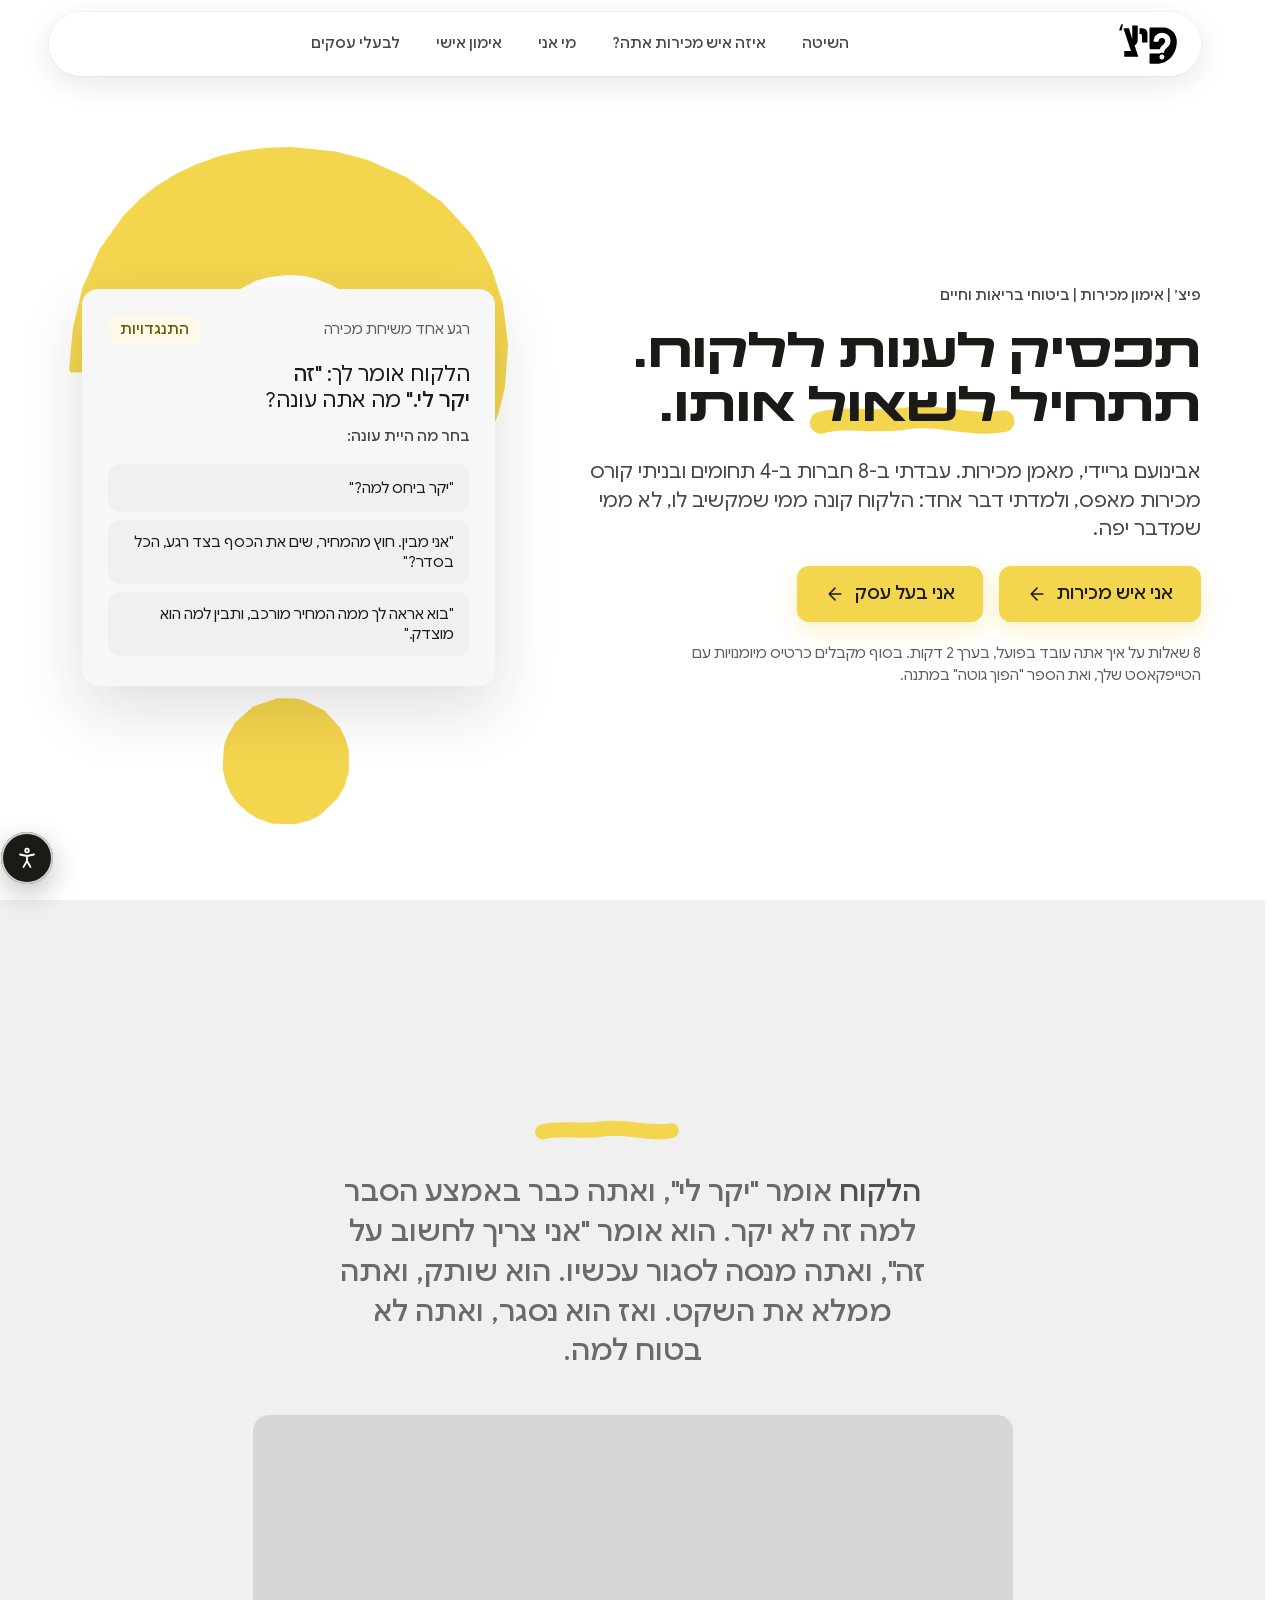
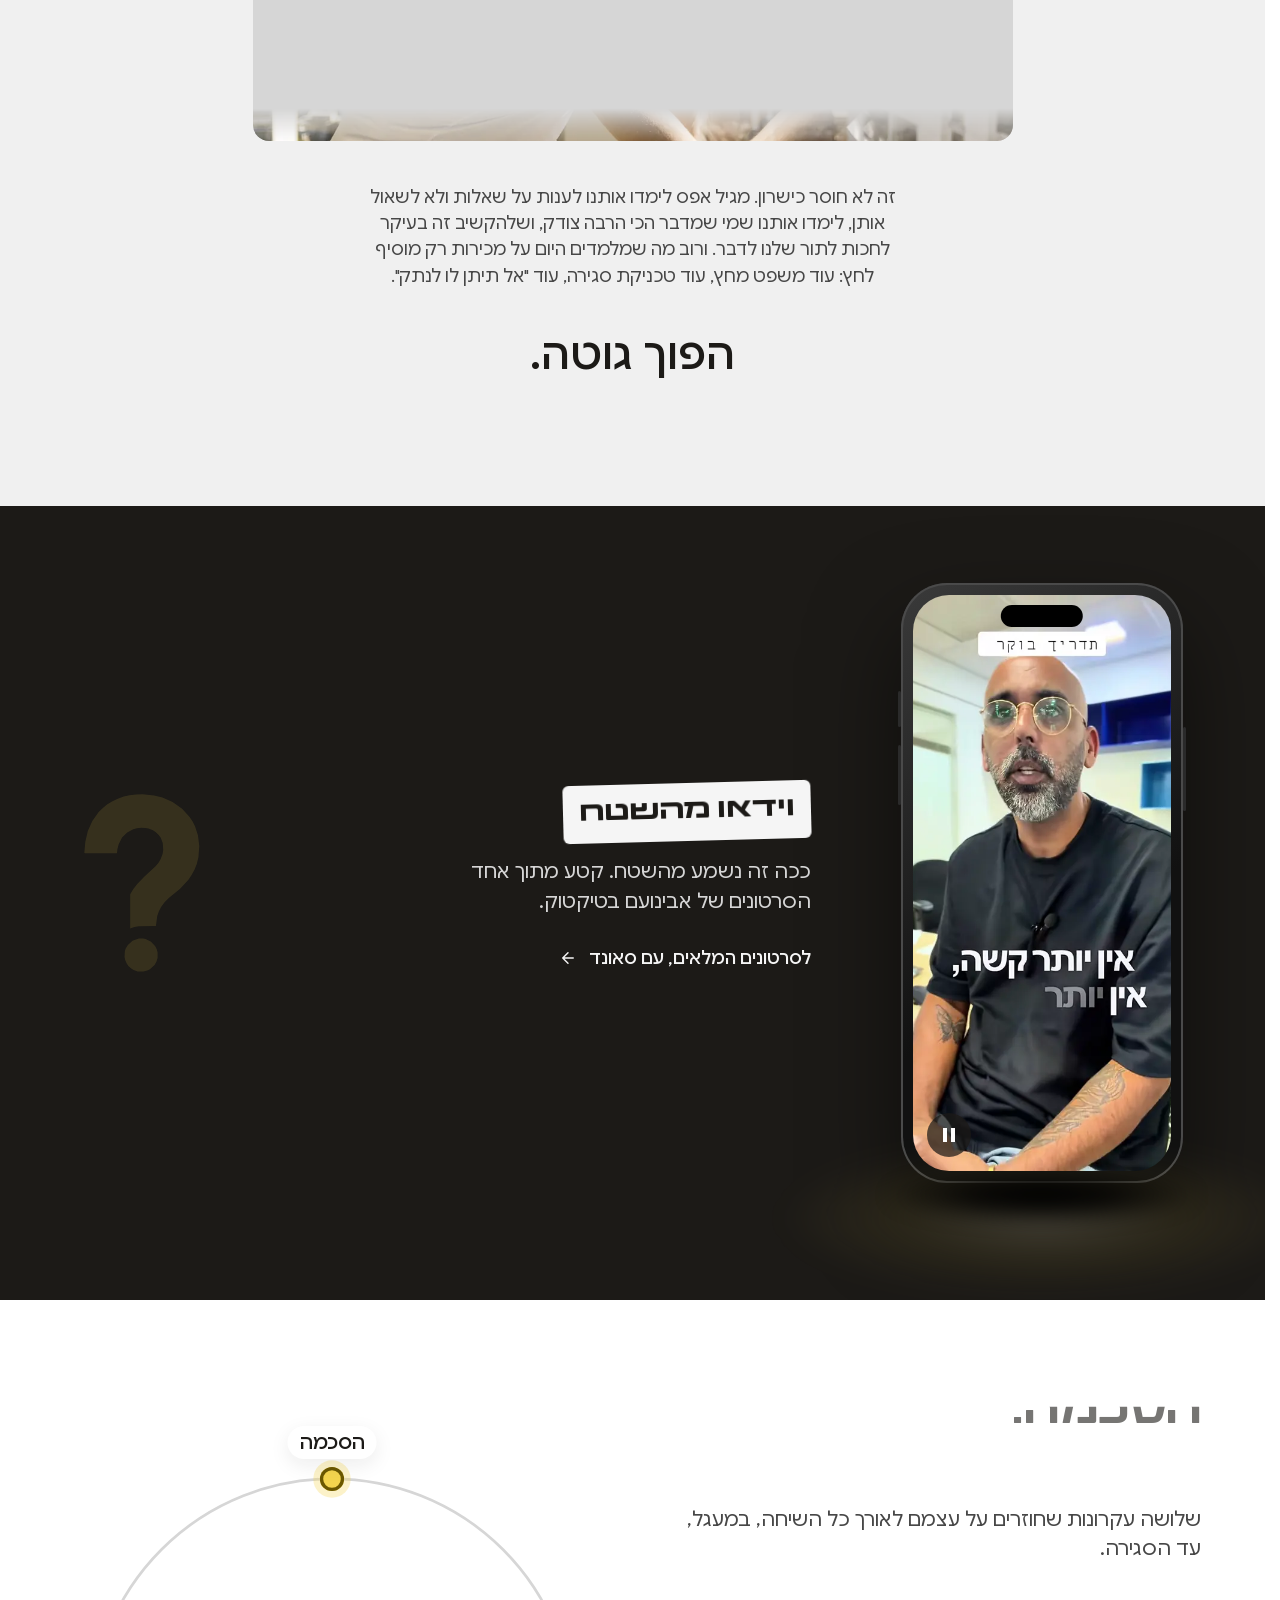
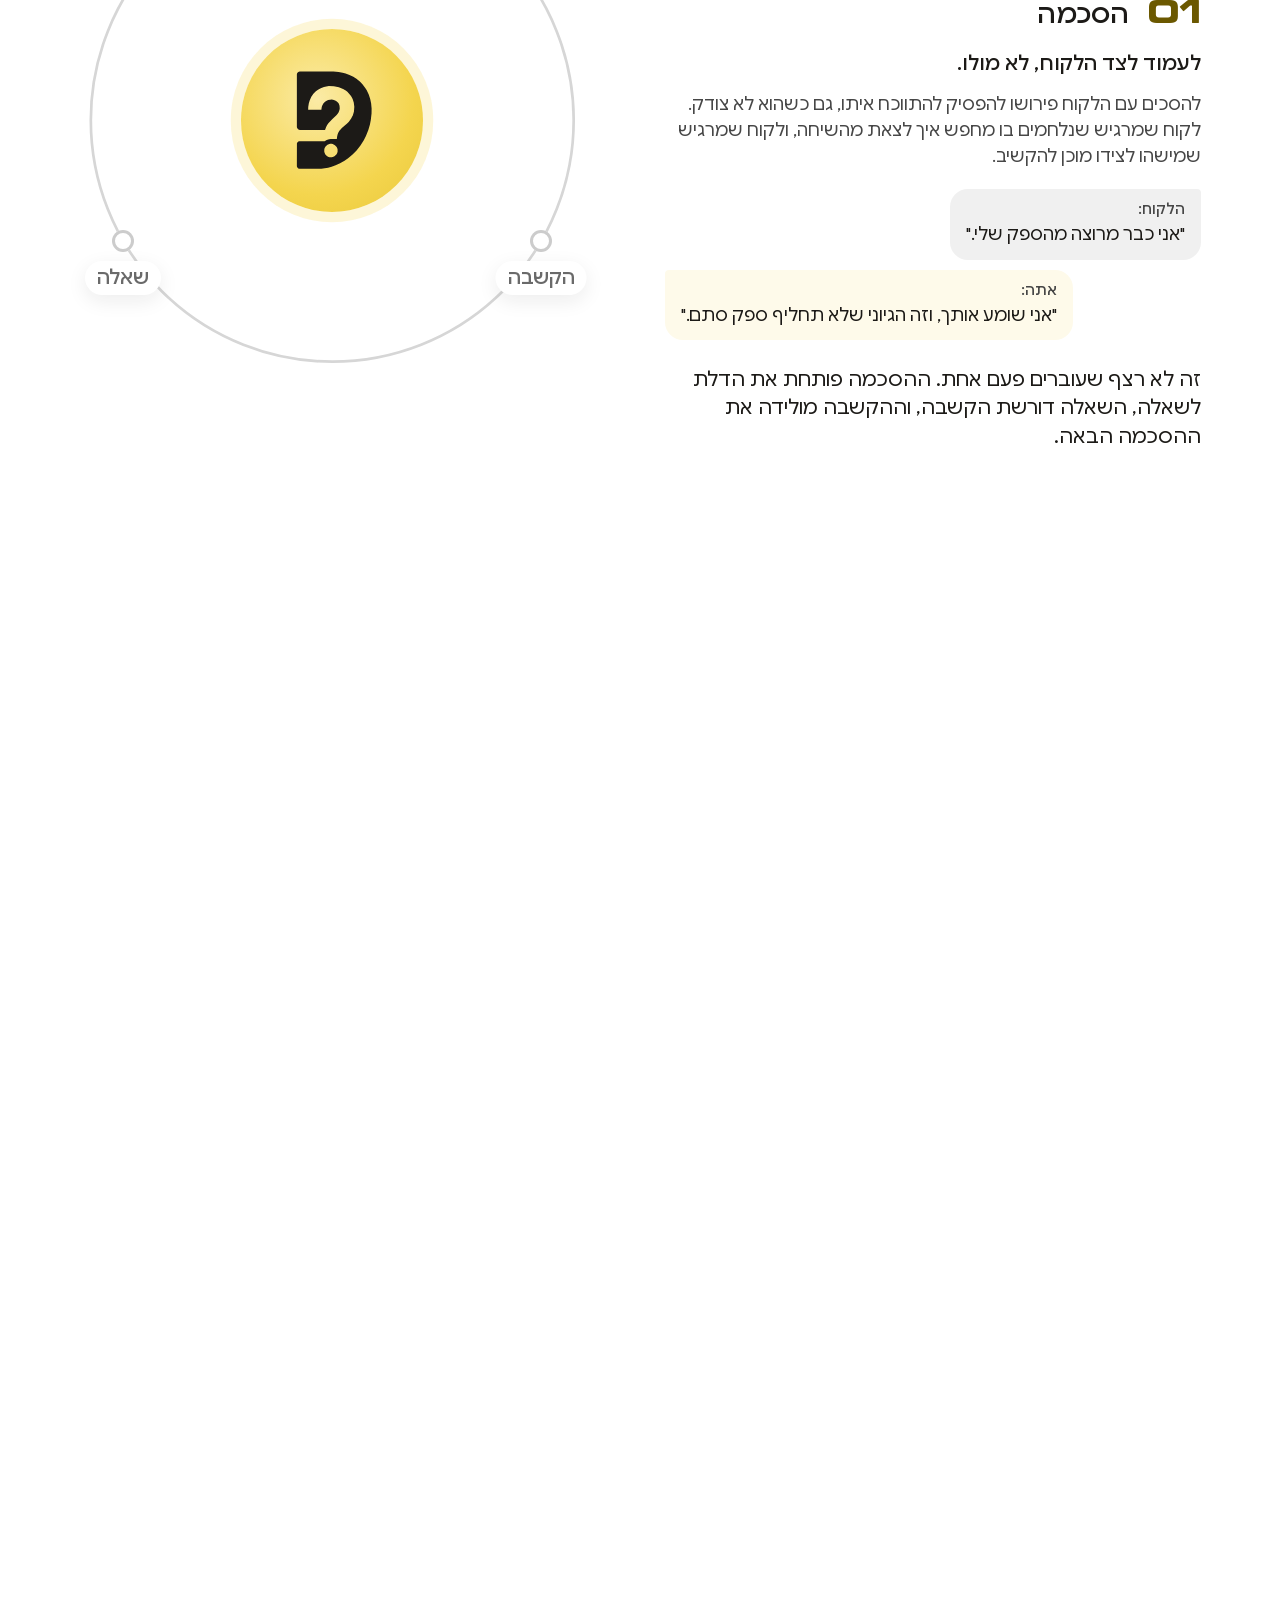
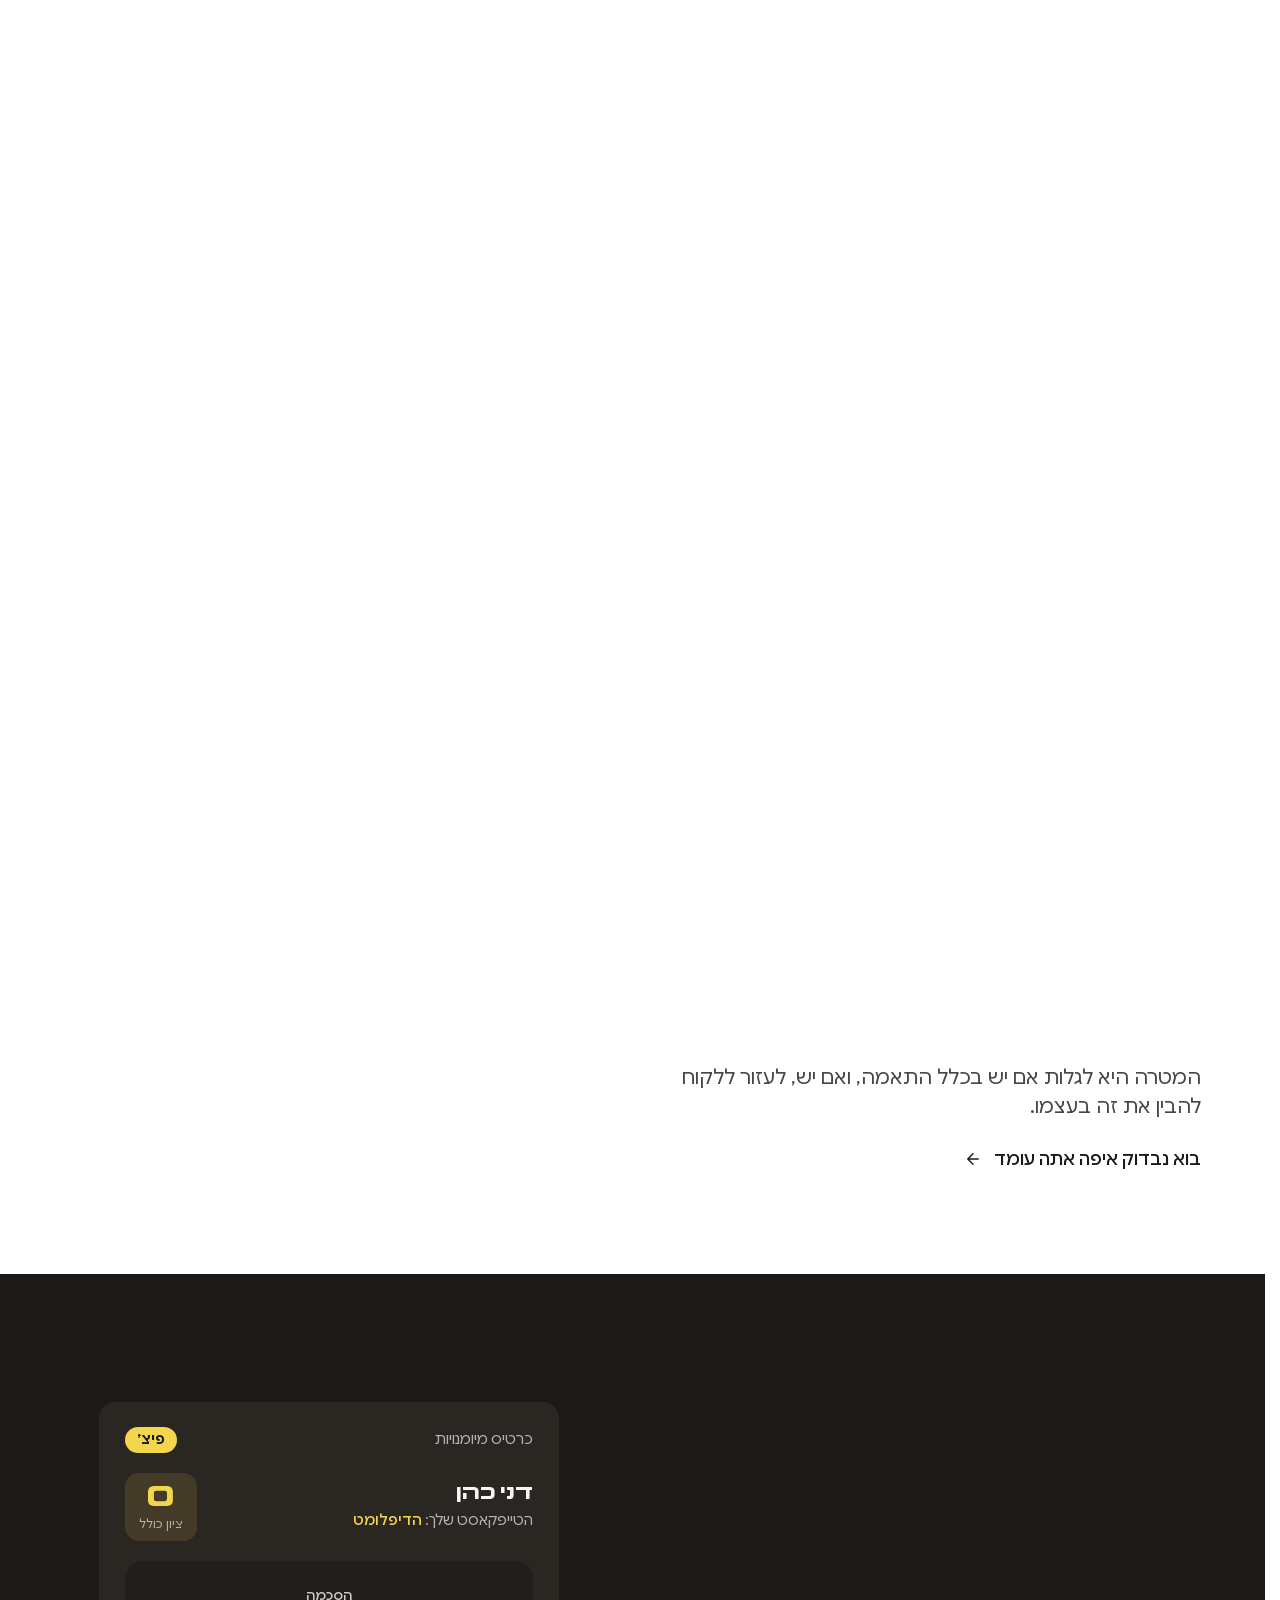
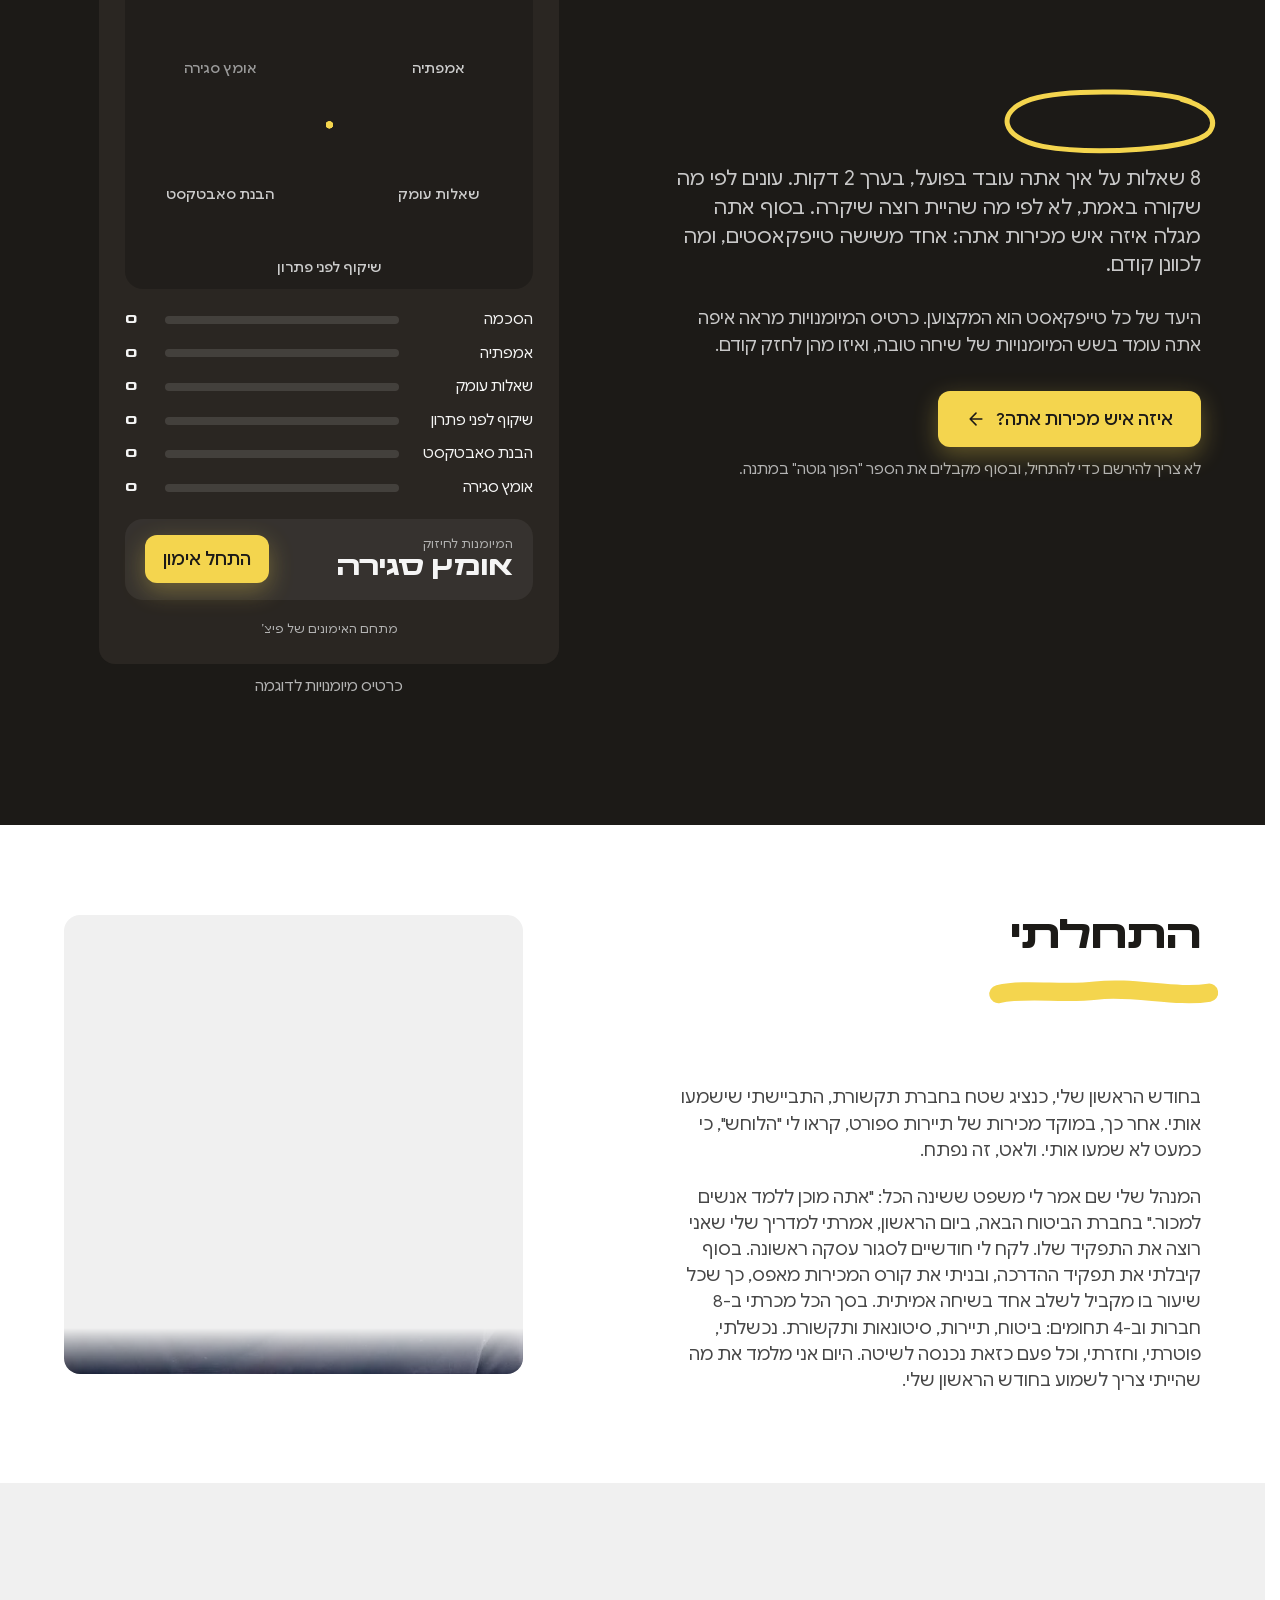
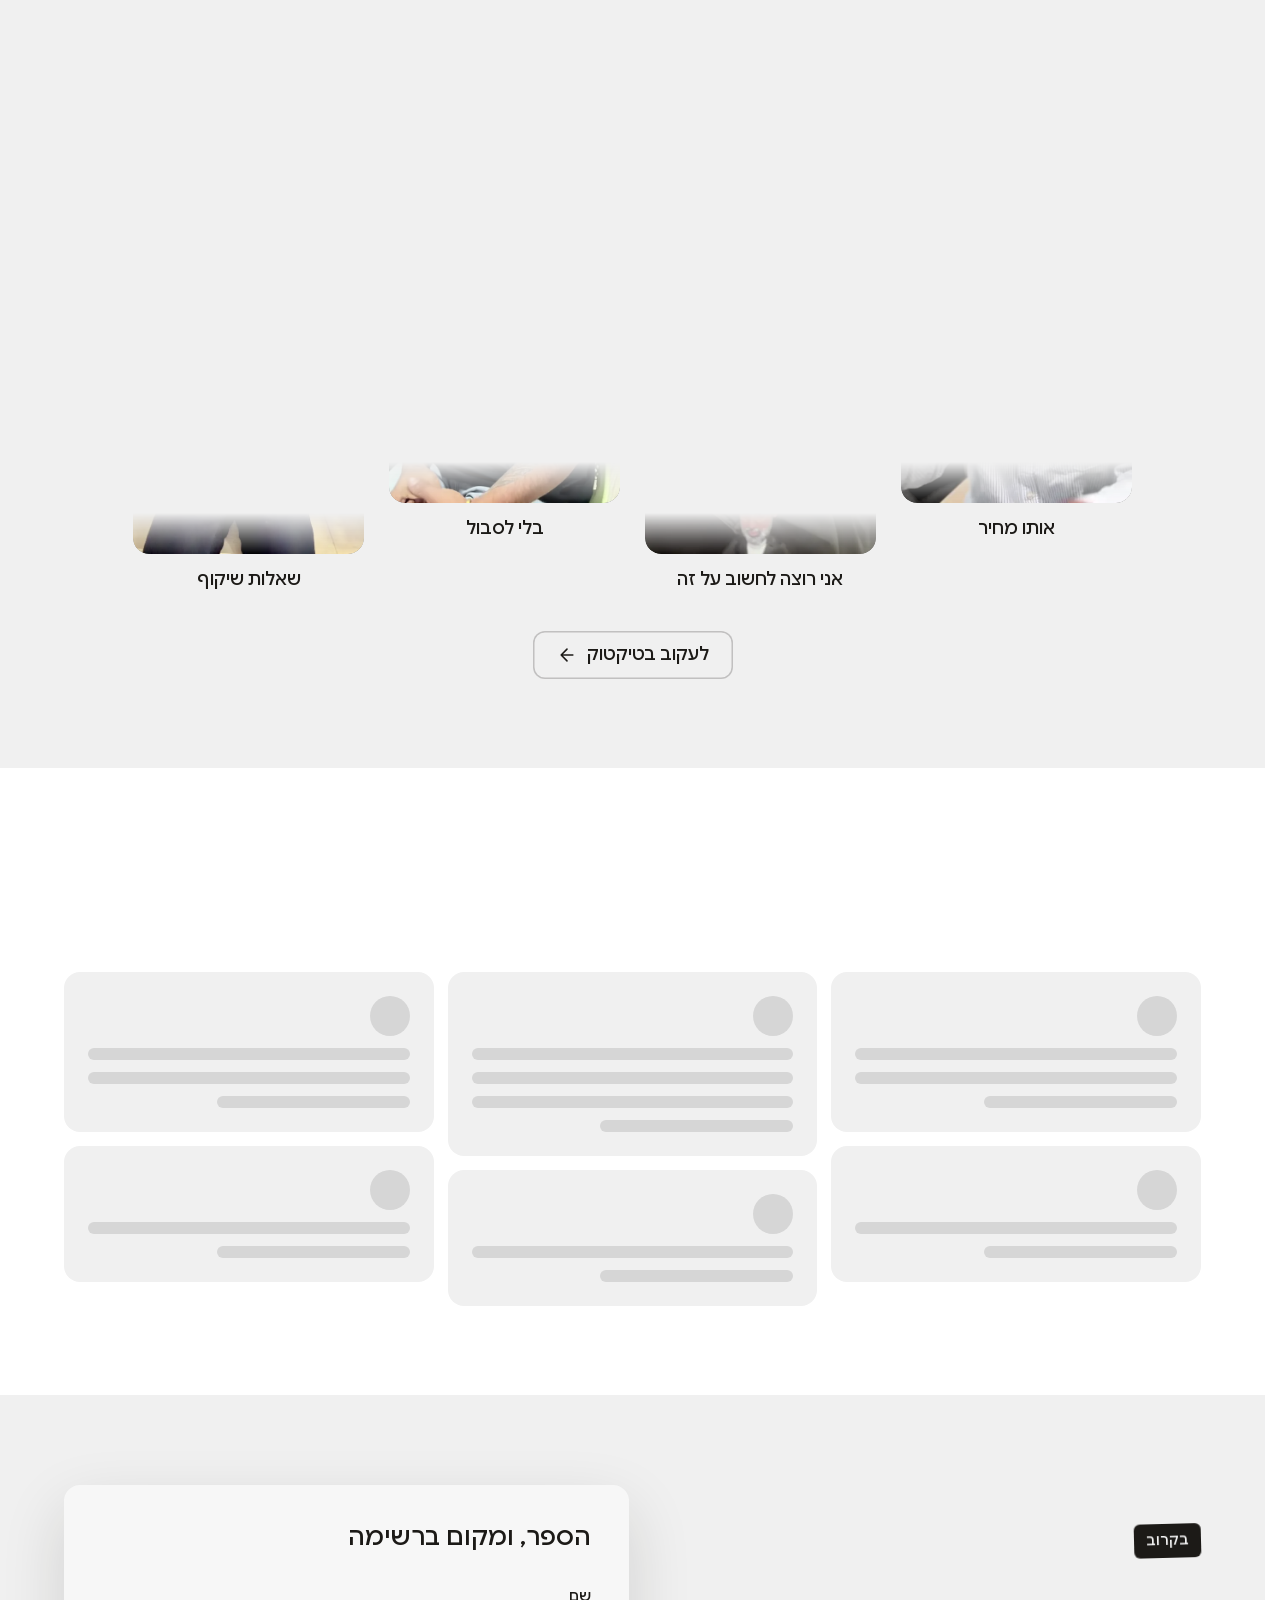
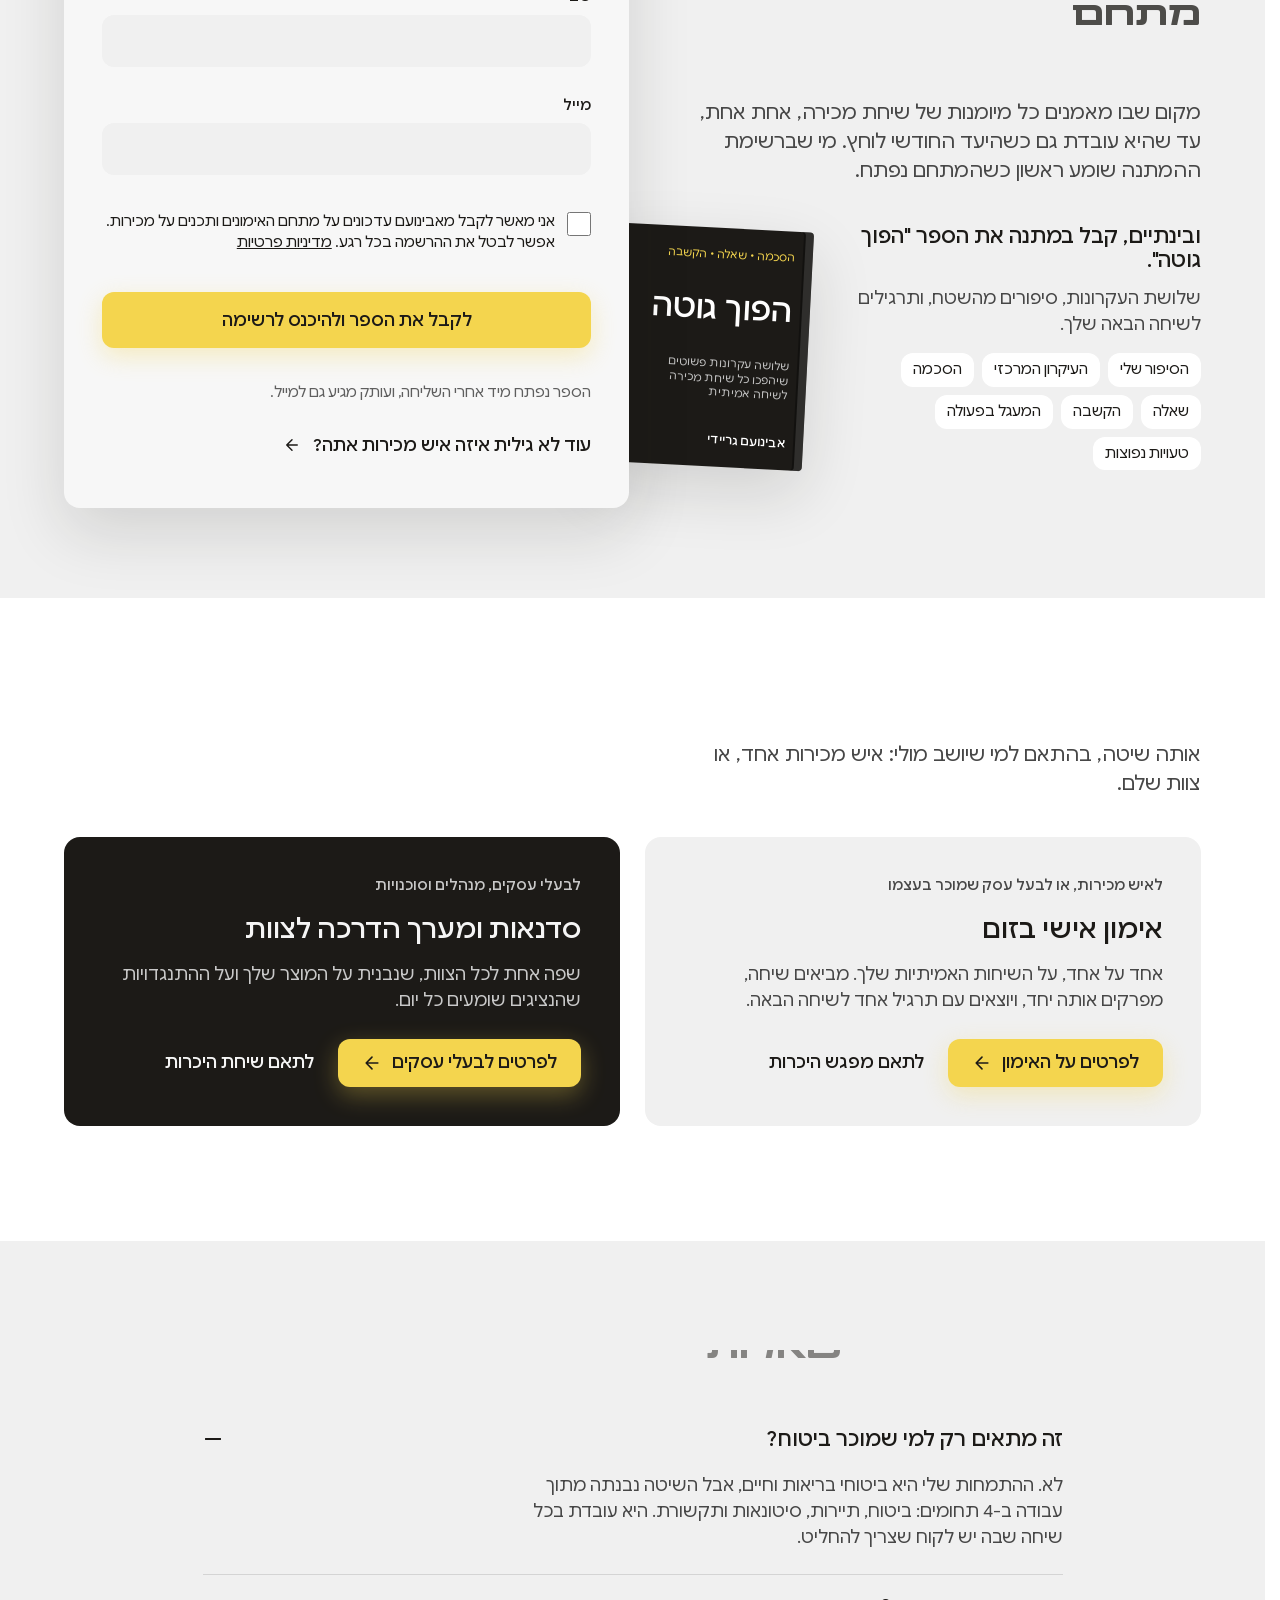
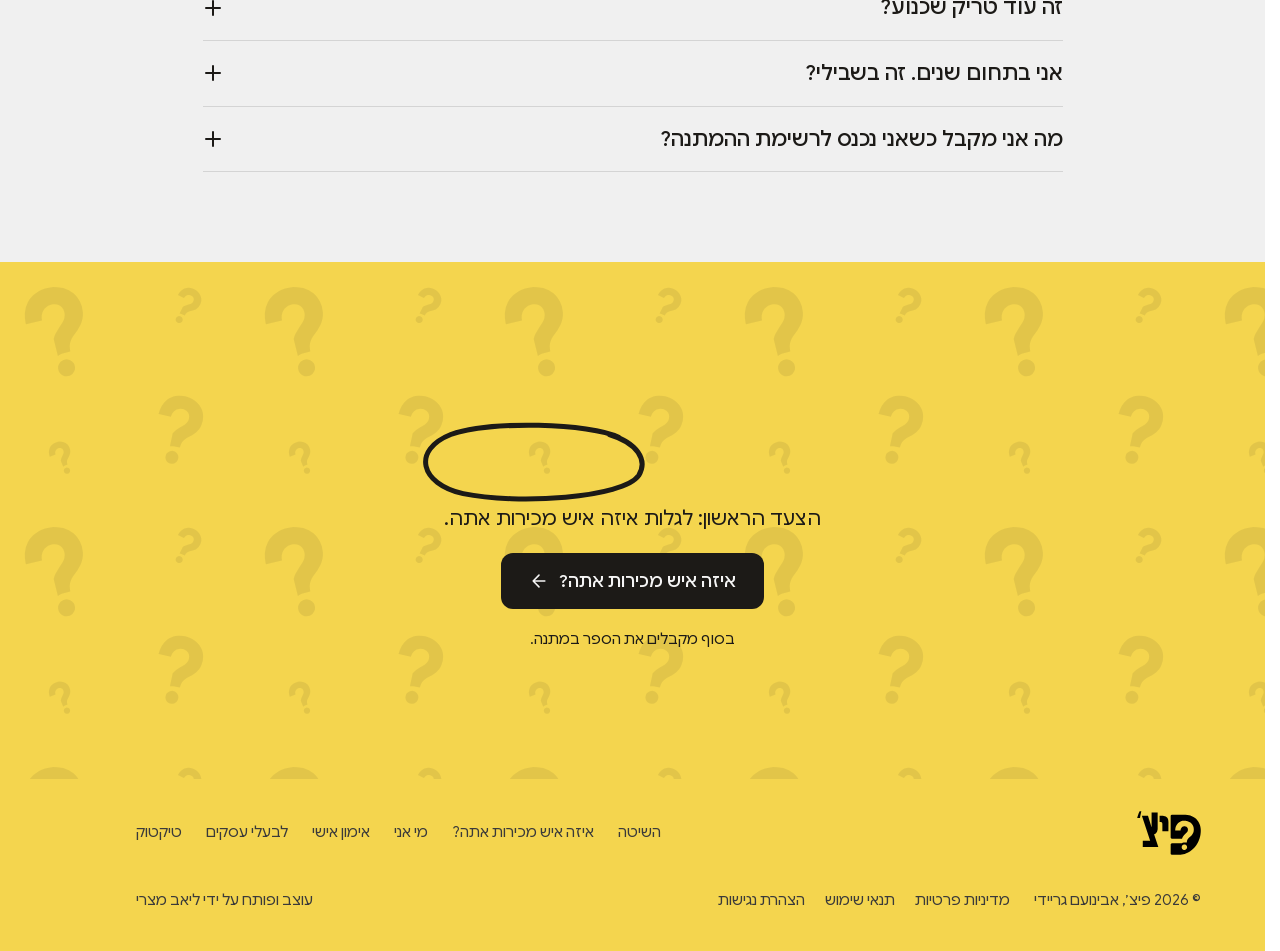
<file: index.html>
<!DOCTYPE html>
<html lang="he" dir="rtl">
<head>
<meta charset="utf-8">
<meta name="viewport" content="width=device-width, initial-scale=1">
<meta name="robots" content="noindex, nofollow">
<title>אבינועם גריידי | אימון מכירות | פיצ׳</title>
<meta name="description" content="מאמן מכירות עם התמחות בביטוחי בריאות וחיים. השיטה "הפוך גוטה": הסכמה, שאלה, הקשבה. גלה איזה איש מכירות אתה וקבל את הספר במתנה.">
<link rel="icon" href="images/favicon.svg" type="image/svg+xml">
<link rel="preload" href="fonts/TelAviv-BrutalistBold.woff2" as="font" type="font/woff2" crossorigin>
<link rel="preload" href="fonts/GoogleSans-Hebrew.woff2" as="font" type="font/woff2" crossorigin>
<link rel="stylesheet" href="site.css?v=bdaff19a">
<script>document.documentElement.classList.add("js");if(!matchMedia("(prefers-reduced-motion: reduce)").matches&&!/[?&]edit=1/.test(location.search))document.documentElement.classList.add("open-anim")</script>
</head>
<body data-page="index">
<a class="skip" href="#main">דילוג לתוכן</a>
<header class="hd" id="hd">
  <div class="hd-pill">
    <a class="hd-logo" href="index.html" aria-label="פיצ׳, לעמוד הבית"><img src="images/logo.svg" alt="" width="58" height="39"></a>
    <nav class="hd-nav" aria-label="ראשי"><a class="hd-link" href="index.html#method">השיטה</a><a class="hd-link" href="index.html#quiz">איזה איש מכירות אתה?</a><a class="hd-link" href="index.html#about">מי אני</a><a class="hd-link" href="coaching.html">אימון אישי</a><a class="hd-link" href="business.html">לבעלי עסקים</a></nav>
    <button class="burger" type="button" aria-expanded="false" aria-controls="drawer" aria-label="פתיחת התפריט"><span></span><span></span></button>
  </div>
</header>
<div class="drawer" id="drawer" inert>
  <div class="drawer-scrim" data-close></div>
  <nav class="drawer-panel" aria-label="תפריט">
    <div class="drawer-top"><img src="images/logo.svg" alt="פיצ׳" width="58" height="39"><button class="drawer-x" type="button" data-close aria-label="סגירת התפריט"><span></span><span></span></button></div>
    <ul class="drawer-list"><li><a href="index.html#method">השיטה</a></li><li><a href="index.html#quiz">איזה איש מכירות אתה?</a></li><li><a href="index.html#about">מי אני</a></li><li><a href="coaching.html">אימון אישי</a></li><li><a href="business.html">לבעלי עסקים</a></li></ul>
    <div class="drawer-foot"><a class="btn btn-primary btn-block" href="quiz.html">איזה איש מכירות אתה?</a></div>
  </nav>
</div>
<main id="main" tabindex="-1">
<!-- ============ 01 HERO: the hero that asks (the mechanism of MV:h7). The method starts on the first screen ============ -->
<section class="hero" aria-labelledby="hero-h">
  <div class="hero-grid">
    <div class="hero-copy">
      <p class="eyebrow" data-open>פיצ׳ | אימון מכירות | ביטוחי בריאות וחיים</p>
      <h1 id="hero-h" data-open data-lines><span>תפסיק לענות ללקוח.</span> <span>תתחיל <span class="hd-mark"><span>לשאול</span><svg viewBox="0 0 300 30" preserveAspectRatio="none" aria-hidden="true" focusable="false"><path d="M296,17 C250,25 190,7 140,14 C96,20 44,10 6,19"/></svg></span> אותו.</span></h1>
      <p class="lead" data-open>אבינועם גריידי, מאמן מכירות. <span class="more">עבדתי ב-8 חברות ב-4 תחומים ובניתי קורס מכירות מאפס, ולמדתי דבר אחד: הלקוח קונה ממי שמקשיב לו, לא ממי שמדבר יפה.</span></p>
      <div class="hero-ctas" data-cta-origin data-open>
        <!-- two equal doors on the first screen, yellow with ink text (Avinoam, voice note 27.9.2026: "שני כפתורים צהובים עם כיתוב שחור, אני איש מכירות או אני בעל עסק") -->
        <a class="btn btn-primary btn-lg" href="quiz.html">אני איש מכירות <svg class="i-arr" viewBox="0 0 24 24" fill="none" stroke="currentColor" stroke-width="1.9" stroke-linecap="round" stroke-linejoin="round" aria-hidden="true"><path d="M19 12H5m7-7-7 7 7 7"/></svg></a>
        <a class="btn btn-primary btn-lg hero-biz" href="business.html">אני בעל עסק <svg class="i-arr" viewBox="0 0 24 24" fill="none" stroke="currentColor" stroke-width="1.9" stroke-linecap="round" stroke-linejoin="round" aria-hidden="true"><path d="M19 12H5m7-7-7 7 7 7"/></svg></a>
      </div>
      <p class="hero-sub" data-open>8 שאלות על איך אתה עובד בפועל, בערך 2 דקות. בסוף מקבלים כרטיס מיומנויות עם הטייפקאסט שלך, ואת הספר "הפוך גוטה" במתנה.</p>
    </div>
    <div class="hero-q">
      <svg class="hero-mark" viewBox="1166.5 744.5 352.5 540.0" aria-hidden="true" focusable="false"><path fill="currentColor" fill-rule="evenodd" d="M1334.0 1181.0 L1315.0 1187.5 L1301.0 1200.0 L1294.5 1211.0 L1292.0 1219.0 L1291.0 1236.0 L1293.0 1245.5 L1297.5 1256.0 L1302.5 1263.0 L1311.0 1271.0 L1318.5 1275.5 L1330.0 1279.5 L1347.5 1280.0 L1359.0 1277.0 L1367.0 1273.0 L1381.0 1260.0 L1386.5 1250.5 L1390.0 1239.0 L1390.0 1222.0 L1387.5 1213.0 L1383.0 1204.0 L1370.5 1190.5 L1354.0 1182.5 L1346.5 1181.0Z M1379.5 752.0 L1345.0 748.5 L1326.0 749.0 L1306.0 751.5 L1288.5 755.5 L1269.0 762.5 L1253.5 770.0 L1238.5 779.5 L1226.0 789.5 L1213.5 802.0 L1194.5 828.5 L1181.0 859.0 L1173.5 890.5 L1170.5 923.5 L1172.0 925.5 L1267.0 925.5 L1268.5 924.5 L1269.5 913.0 L1273.5 898.0 L1283.5 878.5 L1299.0 863.0 L1317.0 853.5 L1328.0 850.5 L1341.0 849.0 L1353.5 849.5 L1363.0 851.5 L1376.0 856.5 L1384.0 861.5 L1393.5 870.5 L1399.5 879.0 L1405.5 894.5 L1407.0 915.5 L1405.0 927.5 L1399.0 943.5 L1393.0 953.5 L1384.0 964.5 L1350.0 996.0 L1328.5 1018.0 L1317.0 1033.0 L1308.0 1048.5 L1308.0 1151.0 L1320.5 1146.5 L1333.5 1144.0 L1385.0 1143.5 L1389.0 1113.5 L1394.0 1099.0 L1400.5 1086.5 L1411.0 1072.5 L1424.5 1059.0 L1457.5 1031.5 L1482.5 1004.5 L1491.5 991.5 L1501.0 974.0 L1507.5 957.5 L1512.5 937.5 L1515.0 903.5 L1511.0 871.5 L1502.5 845.0 L1495.0 830.0 L1486.0 816.5 L1463.5 792.0 L1435.0 772.0 L1404.5 758.5Z"/></svg>
      <div class="qcard" data-qcard data-open>
        <p class="qcard-top"><span>רגע אחד משיחת מכירה</span><span class="qcard-tag">התנגדויות</span></p>
        <p class="qcard-q">הלקוח אומר לך: <b>"זה יקר לי."</b> מה אתה עונה?</p>
        <p class="qcard-hint">בחר מה היית עונה:</p>
        <div class="qcard-lines">
          <div class="qcard-ask is-on" role="group" aria-label="שלוש תגובות אפשריות">
            <button type="button" data-a="1">"יקר ביחס למה?"</button>
            <button type="button" data-a="0">"אני מבין. חוץ מהמחיר, שים את הכסף בצד רגע, הכל בסדר?"</button>
            <button type="button" data-a="2">"בוא אראה לך ממה המחיר מורכב, ותבין למה הוא מוצדק."</button>
          </div>
          <div class="qcard-res" data-res aria-live="polite">
            <p class="qcard-verdict" data-verdict></p>
            <p class="qcard-why" data-why></p>
            <p class="qcard-more">בשאלון המלא יש 8 שאלות על איך אתה עובד בפועל, ובסוף אתה מגלה איזה איש מכירות אתה.</p>
            <div class="qcard-go"><a class="btn btn-primary" href="quiz.html">איזה איש מכירות אתה? <svg class="i-arr" viewBox="0 0 24 24" fill="none" stroke="currentColor" stroke-width="1.9" stroke-linecap="round" stroke-linejoin="round" aria-hidden="true"><path d="M19 12H5m7-7-7 7 7 7"/></svg></a><button class="qcard-again" type="button" data-again>לנסות תגובה אחרת</button></div>
          </div>
        </div>
      </div>
    </div>
  </div>
</section>

<!-- ============ 02 PAIN (C14) + MV:g48: the scene fills word by word, at the pace of reading ============ -->
<section class="sec pain muted" aria-labelledby="pain-h" data-comp="C14">
  <div class="pain-in">
    <h2 id="pain-h">לימדו אותך לענות. בשיחת מכירה, זה בדיוק מה <span class="hd-mark"><span>שתוקע</span><svg viewBox="0 0 300 30" preserveAspectRatio="none" aria-hidden="true" focusable="false"><path d="M296,17 C250,25 190,7 140,14 C96,20 44,10 6,19"/></svg></span> אותה.</h2>
    <p class="pain-scene" data-fill>הלקוח אומר "יקר לי", ואתה כבר באמצע הסבר למה זה לא יקר. הוא אומר "אני צריך לחשוב על זה", ואתה מנסה לסגור עכשיו. הוא שותק, ואתה ממלא את השקט. ואז הוא נסגר, ואתה לא בטוח למה.</p>
    <figure class="pain-photo" aria-hidden="true"><img src="images/pain-call-1200.webp" srcset="images/pain-call-800.webp 800w, images/pain-call-1200.webp 1200w, images/pain-call-1920.webp 1920w" sizes="(max-width: 767px) 100vw, 88vw" alt="" width="1200" height="800" loading="lazy" decoding="async"></figure>
    <p class="pain-body rv">זה לא חוסר כישרון. מגיל אפס לימדו אותנו לענות על שאלות ולא לשאול אותן, לימדו אותנו שמי שמדבר הכי הרבה צודק, ושלהקשיב זה בעיקר לחכות לתור שלנו לדבר. ורוב מה שמלמדים היום על מכירות רק מוסיף לחץ: עוד משפט מחץ, עוד טכניקת סגירה, עוד "אל תיתן לו לנתק".</p>
    <p class="statement rv">הפוך גוטה.</p>
  </div>
</section>

<!-- ============ 02b FROM THE FIELD: a loop from his own videos, muted. A placeholder until the source files arrive ============ -->
<section class="reel" aria-label="אבינועם מהשטח">
  <div class="reel-in">
    <div class="phone rv">
      <span class="phone-btn phone-btn-a" aria-hidden="true"></span><span class="phone-btn phone-btn-b" aria-hidden="true"></span><span class="phone-btn phone-btn-c" aria-hidden="true"></span>
      <div class="phone-screen">
        <span class="phone-island"></span>
        <video class="phone-video" src="video/v3.mp4" poster="images/v3-poster.webp" muted loop playsinline preload="none" aria-hidden="true" data-reel></video>
        <button class="phone-toggle" type="button" data-video-toggle aria-label="השהיית הווידאו" aria-pressed="false"><span aria-hidden="true"></span></button>
      </div>
    </div>
    <div class="reel-copy">
      <svg class="reel-q" viewBox="1166.5 744.5 352.5 540.0" aria-hidden="true" focusable="false"><path fill="currentColor" fill-rule="evenodd" d="M1334.0 1181.0 L1315.0 1187.5 L1301.0 1200.0 L1294.5 1211.0 L1292.0 1219.0 L1291.0 1236.0 L1293.0 1245.5 L1297.5 1256.0 L1302.5 1263.0 L1311.0 1271.0 L1318.5 1275.5 L1330.0 1279.5 L1347.5 1280.0 L1359.0 1277.0 L1367.0 1273.0 L1381.0 1260.0 L1386.5 1250.5 L1390.0 1239.0 L1390.0 1222.0 L1387.5 1213.0 L1383.0 1204.0 L1370.5 1190.5 L1354.0 1182.5 L1346.5 1181.0Z M1379.5 752.0 L1345.0 748.5 L1326.0 749.0 L1306.0 751.5 L1288.5 755.5 L1269.0 762.5 L1253.5 770.0 L1238.5 779.5 L1226.0 789.5 L1213.5 802.0 L1194.5 828.5 L1181.0 859.0 L1173.5 890.5 L1170.5 923.5 L1172.0 925.5 L1267.0 925.5 L1268.5 924.5 L1269.5 913.0 L1273.5 898.0 L1283.5 878.5 L1299.0 863.0 L1317.0 853.5 L1328.0 850.5 L1341.0 849.0 L1353.5 849.5 L1363.0 851.5 L1376.0 856.5 L1384.0 861.5 L1393.5 870.5 L1399.5 879.0 L1405.5 894.5 L1407.0 915.5 L1405.0 927.5 L1399.0 943.5 L1393.0 953.5 L1384.0 964.5 L1350.0 996.0 L1328.5 1018.0 L1317.0 1033.0 L1308.0 1048.5 L1308.0 1151.0 L1320.5 1146.5 L1333.5 1144.0 L1385.0 1143.5 L1389.0 1113.5 L1394.0 1099.0 L1400.5 1086.5 L1411.0 1072.5 L1424.5 1059.0 L1457.5 1031.5 L1482.5 1004.5 L1491.5 991.5 L1501.0 974.0 L1507.5 957.5 L1512.5 937.5 L1515.0 903.5 L1511.0 871.5 L1502.5 845.0 L1495.0 830.0 L1486.0 816.5 L1463.5 792.0 L1435.0 772.0 L1404.5 758.5Z"/></svg>
      <p class="reel-tag rv">וידאו מהשטח</p>
      <p class="reel-note rv">ככה זה נשמע מהשטח. קטע מתוך אחד הסרטונים של אבינועם בטיקטוק.</p>
      <a class="link-arrow reel-link rv" href="#videos">לסרטונים המלאים, עם סאונד <svg class="i-arr" viewBox="0 0 24 24" fill="none" stroke="currentColor" stroke-width="1.9" stroke-linecap="round" stroke-linejoin="round" aria-hidden="true"><path d="M19 12H5m7-7-7 7 7 7"/></svg></a>
    </div>
  </div>
</section>

<!-- ============ 03 THE METHOD (C11, sticky) + MV:g22: the circle is pinned and colors between the three principles ============ -->
<section class="sec method" id="method" aria-labelledby="method-h">
  <div class="method-stage">
    <div class="method-copy">
      <h2 id="method-h">הסכמה. שאלה. הקשבה.</h2>
      <p class="lead rv">שלושה עקרונות שחוזרים על עצמם לאורך כל השיחה, במעגל, עד הסגירה.</p>
      <ol class="msteps">
        <li class="mstep is-on" data-step="0">
          <h3><span class="mstep-n">01</span> הסכמה</h3>
          <p class="mstep-key">לעמוד לצד הלקוח, לא מולו.</p>
          <p>להסכים עם הלקוח פירושו להפסיק להתווכח איתו, גם כשהוא לא צודק. לקוח שמרגיש שנלחמים בו מחפש איך לצאת מהשיחה, ולקוח שמרגיש שמישהו לצידו מוכן להקשיב.</p>
          <blockquote class="field talk"><p class="b-them"><span>הלקוח:</span> "אני כבר מרוצה מהספק שלי."</p><p class="b-you"><span>אתה:</span> "אני שומע אותך, וזה הגיוני שלא תחליף ספק סתם."</p></blockquote>
        </li>
        <li class="mstep" data-step="1">
          <h3><span class="mstep-n">02</span> שאלה</h3>
          <p class="mstep-key">לענות על אמירה בשאלה.</p>
          <p>כל המערכת שגדלנו בה אימנה אותנו לענות, אבל בשיחת מכירה מי ששואל מוביל, ומי שעונה נגרר.</p>
          <blockquote class="field talk"><p class="b-them"><span>הלקוח:</span> "אני רק רוצה לדעת מחיר."</p><p class="b-you"><span>אתה:</span> "מה הכי חשוב לך בזה, לראות את המשחק מקרוב או כל החוויה מסביב?"</p></blockquote>
        </li>
        <li class="mstep" data-step="2">
          <h3><span class="mstep-n">03</span> הקשבה</h3>
          <p class="mstep-key">אחרי השאלה, שקט.</p>
          <p>רובנו לא מקשיבים באמת, רק מחכים שהלקוח יסיים. אחרי ששאלת, אתה נותן ללקוח לסיים, ושם לב גם למה שהוא לא אומר.</p>
          <div class="wave" aria-hidden="true"><div class="wave-bars"></div><span class="wave-hush">שתי שניות של שקט</span></div>
          <blockquote class="field talk"><p class="b-note"><span>התרגיל:</span> אחרי כל תשובה של הלקוח, ספור שתי שניות בלב לפני שאתה מדבר.</p></blockquote>
        </li>
      </ol>
      <p class="method-loop rv">זה לא רצף שעוברים פעם אחת. ההסכמה פותחת את הדלת לשאלה, השאלה דורשת הקשבה, וההקשבה מולידה את ההסכמה הבאה.</p>
    </div>
    <div class="method-ring" aria-hidden="true">
      <svg class="ring" viewBox="0 0 600 600">
        <circle class="ring-track" cx="300" cy="300" r="270"/>
        <circle class="ring-draw" cx="300" cy="300" r="270"/>
      </svg>
      <span class="ring-st st-0" data-st="0"><i></i><b>הסכמה</b></span>
      <span class="ring-st st-1" data-st="1"><i></i><b>שאלה</b></span>
      <span class="ring-st st-2" data-st="2"><i></i><b>הקשבה</b></span>
      <div class="ring-core"><span class="ring-badge"><svg class="ring-mark" viewBox="1081.5 635.5 568.0 736.5" aria-hidden="true" focusable="false"><path fill="currentColor" fill-rule="evenodd" d="M1096.5 643.0 L1090.5 648.5 L1087.0 654.5 L1085.5 661.5 L1085.5 1053.5 L1089.0 1064.5 L1097.5 1073.0 L1108.0 1076.5 L1296.5 1076.5 L1305.0 1053.5 L1312.5 1039.0 L1321.5 1026.0 L1350.0 995.5 L1383.5 964.5 L1392.5 953.5 L1398.5 943.5 L1404.5 927.5 L1406.5 915.5 L1405.0 894.5 L1399.0 879.0 L1393.0 870.5 L1379.5 859.0 L1363.0 852.0 L1347.5 849.5 L1334.0 850.0 L1320.0 853.0 L1305.0 859.5 L1294.5 867.0 L1284.0 878.5 L1276.0 893.0 L1272.0 904.0 L1269.0 924.5 L1267.0 926.0 L1172.0 926.0 L1170.5 925.0 L1171.0 905.0 L1175.5 877.5 L1182.5 853.5 L1194.0 828.5 L1209.5 806.0 L1226.0 789.0 L1238.5 779.0 L1253.5 769.5 L1269.0 762.0 L1288.5 755.0 L1306.0 751.0 L1326.0 748.5 L1362.5 749.0 L1400.0 756.5 L1431.5 769.5 L1451.5 782.0 L1463.5 791.5 L1486.5 816.5 L1495.5 830.0 L1503.0 845.0 L1511.5 871.5 L1515.5 903.5 L1513.0 937.5 L1505.0 966.0 L1492.0 991.5 L1473.5 1016.0 L1457.5 1032.0 L1424.5 1059.5 L1404.0 1082.0 L1394.5 1099.0 L1390.5 1110.0 L1387.0 1125.5 L1385.0 1144.0 L1339.5 1144.0 L1326.5 1145.5 L1309.0 1151.0 L1293.5 1160.0 L1107.5 1160.0 L1100.5 1161.5 L1093.0 1166.0 L1088.0 1172.5 L1086.0 1178.0 L1085.5 1347.0 L1088.5 1356.0 L1096.0 1364.0 L1105.0 1367.5 L1254.5 1367.5 L1269.0 1366.5 L1319.5 1358.5 L1346.0 1351.5 L1376.0 1341.0 L1409.0 1326.0 L1442.5 1307.0 L1471.5 1287.0 L1504.5 1259.0 L1532.5 1230.0 L1561.5 1193.5 L1586.5 1154.0 L1602.5 1122.5 L1620.5 1077.5 L1632.5 1035.5 L1639.0 1002.5 L1644.5 953.5 L1645.0 916.0 L1641.5 879.0 L1634.5 845.0 L1623.5 812.0 L1608.5 780.0 L1597.5 762.0 L1576.5 734.5 L1557.0 714.5 L1531.5 694.0 L1508.0 679.0 L1479.5 665.0 L1450.5 654.5 L1428.0 648.5 L1398.5 643.0 L1359.5 639.5 L1107.0 639.5Z M1334.0 1180.5 L1346.5 1180.5 L1354.0 1182.0 L1370.5 1190.0 L1383.5 1204.0 L1388.0 1213.0 L1390.5 1222.0 L1390.5 1239.0 L1387.0 1250.5 L1381.5 1260.0 L1367.0 1273.5 L1359.0 1277.5 L1347.5 1280.5 L1330.0 1280.0 L1318.5 1276.0 L1311.0 1271.5 L1302.0 1263.0 L1297.0 1256.0 L1292.5 1245.5 L1290.5 1236.0 L1291.5 1219.0 L1294.0 1211.0 L1300.5 1200.0 L1315.0 1187.0Z"/></svg></span></div>
    </div>
  </div>
  <div class="method-after rv">
    <p class="method-honest">המטרה היא לגלות אם יש בכלל התאמה, ואם יש, לעזור ללקוח להבין את זה בעצמו.</p>
    <a class="link-arrow" href="quiz.html">בוא נבדוק איפה אתה עומד <svg class="i-arr" viewBox="0 0 24 24" fill="none" stroke="currentColor" stroke-width="1.9" stroke-linecap="round" stroke-linejoin="round" aria-hidden="true"><path d="M19 12H5m7-7-7 7 7 7"/></svg></a>
  </div>
</section>

<!-- ============ 04 THE QUIZ "איזה איש מכירות אתה?" (C9) + the signature: the hexagon builds with the scroll, values counted (MV:g14) ============ -->
<section class="sec quiz-sec" id="quiz" aria-labelledby="quiz-h">
  <div class="quiz-grid">
    <div class="quiz-copy">
      <h2 id="quiz-h"><span class="ln">הלקוח הוא המרכז?</span> <span class="ln">כולם אומרים את זה.</span> <span class="ln"><span class="hd-mark circle"><span>בוא נבדוק</span><svg viewBox="0 0 300 120" preserveAspectRatio="none" aria-hidden="true" focusable="false"><path d="M262,26 C226,6 96,2 46,22 C-4,44 6,92 62,106 C132,122 268,112 288,80 C300,58 286,34 250,22"/></svg></span>.</span></h2>
      <p class="lead rv">8 שאלות על איך אתה עובד בפועל, בערך 2 דקות. עונים לפי מה שקורה באמת, לא לפי מה שהיית רוצה שיקרה. בסוף אתה מגלה איזה איש מכירות אתה: אחד משישה טייפקאסטים, ומה לכוונן קודם.</p>
      <p class="quiz-tie rv">היעד של כל טייפקאסט הוא המקצוען. כרטיס המיומנויות מראה איפה אתה עומד בשש המיומנויות של שיחה טובה, ואיזו מהן לחזק קודם.</p>
      <div class="quiz-go rv">
        <a class="btn btn-primary btn-lg" href="quiz.html">איזה איש מכירות אתה? <svg class="i-arr" viewBox="0 0 24 24" fill="none" stroke="currentColor" stroke-width="1.9" stroke-linecap="round" stroke-linejoin="round" aria-hidden="true"><path d="M19 12H5m7-7-7 7 7 7"/></svg></a>
        <p class="micro">לא צריך להירשם כדי להתחיל, ובסוף מקבלים את הספר "הפוך גוטה" במתנה.</p>
      </div>
    </div>
    <figure class="hex skc" data-hex>
      <div class="skc-card">
        <div class="skc-top"><span>כרטיס מיומנויות</span><span class="skc-logo">פיצ׳</span></div>
        <div class="skc-id">
          <div><p class="skc-name">דני כהן</p><p class="skc-type">הטייפקאסט שלך: <b>הדיפלומט</b></p></div>
          <p class="skc-score"><b data-score>64</b><span>ציון כולל</span></p>
        </div>
        <div class="skc-radar">
          <svg class="hex-svg" viewBox="-70 -10 580 460" role="img" aria-labelledby="hex-t">
            <title id="hex-t">כרטיס מיומנויות לדוגמה, הדיפלומט, ציון כולל 64: הסכמה 82, אמפתיה 74, שאלות עומק 68, שיקוף לפני פתרון 57, הבנת סאבטקסט 63, אומץ סגירה 41</title>
            <g class="hex-grid"></g>
            <polygon class="hex-shape" points=""/>
            <g class="hex-dots"></g>
            <g class="hex-labels"></g>
          </svg>
        </div>
        <ul class="skc-bars" aria-hidden="true">
          <li><span class="skc-nm">הסכמה</span><span class="skc-track" aria-hidden="true"><i style="--v:0.82"></i></span><b data-bar-val="82">82</b></li>
          <li><span class="skc-nm">אמפתיה</span><span class="skc-track" aria-hidden="true"><i style="--v:0.74"></i></span><b data-bar-val="74">74</b></li>
          <li><span class="skc-nm">שאלות עומק</span><span class="skc-track" aria-hidden="true"><i style="--v:0.68"></i></span><b data-bar-val="68">68</b></li>
          <li><span class="skc-nm">שיקוף לפני פתרון</span><span class="skc-track" aria-hidden="true"><i style="--v:0.57"></i></span><b data-bar-val="57">57</b></li>
          <li><span class="skc-nm">הבנת סאבטקסט</span><span class="skc-track" aria-hidden="true"><i style="--v:0.63"></i></span><b data-bar-val="63">63</b></li>
          <li class="is-lo"><span class="skc-nm">אומץ סגירה</span><span class="skc-track" aria-hidden="true"><i style="--v:0.41"></i></span><b data-bar-val="41">41</b></li>
        </ul>
        <div class="skc-next">
          <div><p class="skc-k">המיומנות לחיזוק</p><p class="skc-skill">אומץ סגירה</p></div>
          <a class="btn btn-primary" href="coaching.html">התחל אימון</a>
        </div>
        <p class="skc-foot">מתחם האימונים של פיצ׳</p>
      </div>
      <figcaption>כרטיס מיומנויות לדוגמה</figcaption>
    </figure>
  </div>
</section>

<!-- ============ 05 WHO I AM (C8, editorial) ============ -->
<section class="sec about" id="about" aria-labelledby="about-h">
  <div class="about-grid">
    <figure class="about-img">
      <img src="images/about-temp.webp" alt="אבינועם גריידי" width="640" height="640" loading="lazy">
    </figure>
    <div class="about-text a1">
      <h2 id="about-h">התחלתי כמוכר <span class="hd-mark"><span>שהתבייש</span><svg viewBox="0 0 300 30" preserveAspectRatio="none" aria-hidden="true" focusable="false"><path d="M296,17 C250,25 190,7 140,14 C96,20 44,10 6,19"/></svg></span> לדבר בקול.</h2>
      <p class="rv">בחודש הראשון שלי, כנציג שטח בחברת תקשורת, התביישתי שישמעו אותי. אחר כך, במוקד מכירות של תיירות ספורט, קראו לי "הלוחש", כי כמעט לא שמעו אותי. ולאט, זה נפתח.</p>
      <p class="rv">המנהל שלי שם אמר לי משפט ששינה הכל: "אתה מוכן ללמד אנשים למכור." בחברת הביטוח הבאה, ביום הראשון, אמרתי למדריך שלי שאני רוצה את התפקיד שלו. לקח לי חודשיים לסגור עסקה ראשונה. בסוף קיבלתי את תפקיד ההדרכה, ובניתי את קורס המכירות מאפס, כך שכל שיעור בו מקביל לשלב אחד בשיחה אמיתית. בסך הכל מכרתי ב-8 חברות וב-4 תחומים: ביטוח, תיירות, סיטונאות ותקשורת. נכשלתי, פוטרתי, וחזרתי, וכל פעם כזאת נכנסה לשיטה. היום אני מלמד את מה שהייתי צריך לשמוע בחודש הראשון שלי.</p>
    </div>
  </div>
</section>

<!-- ============ 06 VIDEOS (C4): four of Avinoam's own videos, hosted with the site (28.9.2026, no TikTok embed), each loads only on a click ============ -->
<section class="sec videos muted" id="videos" aria-labelledby="vid-h">
  <div class="head">
    <h2 id="vid-h">טעימה מהסרטונים</h2>
    <p class="lead rv">סרטונים קצרים על מה שקורה באמת בשיחות מכירה.</p>
  </div>
  <ul class="vgrid">
    <li class="vtile"><button type="button" class="vbtn" data-video="video/v1.mp4" aria-label="לנגן את הסרטון: אותו מחיר"><img src="images/v1-poster.webp" alt="" width="540" height="960" loading="lazy"><span class="vplay" aria-hidden="true"></span></button><p class="rv">אותו מחיר</p></li>
    <li class="vtile"><button type="button" class="vbtn" data-video="video/v2.mp4" aria-label="לנגן את הסרטון: אני רוצה לחשוב על זה"><img src="images/v2-poster.webp" alt="" width="540" height="960" loading="lazy"><span class="vplay" aria-hidden="true"></span></button><p class="rv">אני רוצה לחשוב על זה</p></li>
    <li class="vtile"><button type="button" class="vbtn" data-video="video/v3.mp4" aria-label="לנגן את הסרטון: בלי לסבול"><img src="images/v3-poster.webp" alt="" width="540" height="960" loading="lazy"><span class="vplay" aria-hidden="true"></span></button><p class="rv">בלי לסבול</p></li>
    <li class="vtile"><button type="button" class="vbtn" data-video="video/v4.mp4" aria-label="לנגן את הסרטון: שאלות שיקוף"><img src="images/v4-poster.webp" alt="" width="540" height="960" loading="lazy"><span class="vplay" aria-hidden="true"></span></button><p class="rv">שאלות שיקוף</p></li>
  </ul>
  <div class="sec-cta rv"><a class="btn btn-ghost" href="https://www.tiktok.com/@avinoamgraydi" target="_blank" rel="noopener">לעקוב בטיקטוק <svg class="i-arr" viewBox="0 0 24 24" fill="none" stroke="currentColor" stroke-width="1.9" stroke-linecap="round" stroke-linejoin="round" aria-hidden="true"><path d="M19 12H5m7-7-7 7 7 7"/></svg></a></div>
</section>

<!-- ============ 07 COMMENTS (C13): the screenshots from TikTok go here. Until they arrive, the frames hold the layout ============ -->
<section class="sec comments" aria-labelledby="com-h">
  <div class="head">
    <h2 id="com-h">תגובות מטיקטוק, מאנשים שאני לא מכיר בכלל</h2>
  </div>
  <ul class="cmosaic" aria-hidden="true">
    <li class="cshot s1"><i></i><i></i><i></i></li>
    <li class="cshot s2"><i></i><i></i></li>
    <li class="cshot s3"><i></i><i></i><i></i><i></i></li>
    <li class="cshot s4"><i></i><i></i></li>
    <li class="cshot s5"><i></i><i></i><i></i></li>
    <li class="cshot s6"><i></i><i></i></li>
  </ul>
</section>

<!-- ============ 08 THE GYM AND THE BOOK (C2): the form rides on the edge of the book ============ -->
<section class="sec gym muted" id="gym" aria-labelledby="gym-h" data-cta-end>
  <div class="gym-grid">
    <div class="gym-copy">
      <p class="eyebrow rv">בקרוב</p>
      <h2 id="gym-h">מתחם האימונים של פיצ׳.</h2>
      <p class="lead rv">מקום שבו מאמנים כל מיומנות של שיחת מכירה, אחת אחת, עד שהיא עובדת גם כשהיעד החודשי לוחץ. מי שברשימת ההמתנה שומע ראשון כשהמתחם נפתח.</p>
      <div class="book rv">
        <div class="book-cover" aria-hidden="true">
          <span class="bc-line">הסכמה • שאלה • הקשבה</span>
          <span class="bc-title">הפוך גוטה</span>
          <span class="bc-sub">שלושה עקרונות פשוטים שיהפכו כל שיחת מכירה לשיחה אמיתית</span>
          <span class="bc-author">אבינועם גריידי</span>
        </div>
        <div class="book-copy">
          <h3>ובינתיים, קבל במתנה את הספר "הפוך גוטה".</h3>
          <p>שלושת העקרונות, סיפורים מהשטח, ותרגילים לשיחה הבאה שלך.</p>
          <ul class="chapters" aria-label="פרקי הספר"><li>הסיפור שלי</li><li>העיקרון המרכזי</li><li>הסכמה</li><li>שאלה</li><li>הקשבה</li><li>המעגל בפעולה</li><li>טעויות נפוצות</li></ul>
        </div>
      </div>
    </div>
    <div class="form-card" data-state="idle">
      <h3 class="form-h">הספר, ומקום ברשימה</h3>
      <form class="lead-form" data-form="book" novalidate>
        <div class="sum" data-summary tabindex="-1" role="alert"><div><div class="sum-in"><b data-sum-count></b><ul></ul></div></div></div>
        <div class="f"><label for="b-name">שם</label><div class="f-in"><input id="b-name" name="name" type="text" autocomplete="name" data-v="name" required aria-describedby="b-name-e"><svg class="tick" viewBox="0 0 24 24" fill="none" stroke="currentColor" stroke-width="2.4" stroke-linecap="round" stroke-linejoin="round" aria-hidden="true"><path d="M5 12.5l4.5 4.5L19 7.5"/></svg></div><div class="f-err" id="b-name-e"><p></p></div></div>
        <div class="f"><label for="b-email">מייל</label><div class="f-in"><input id="b-email" name="email" type="email" inputmode="email" autocomplete="email" dir="ltr" data-v="email" required aria-describedby="b-email-e"><svg class="tick" viewBox="0 0 24 24" fill="none" stroke="currentColor" stroke-width="2.4" stroke-linecap="round" stroke-linejoin="round" aria-hidden="true"><path d="M5 12.5l4.5 4.5L19 7.5"/></svg></div><div class="f-err" id="b-email-e"><p></p></div>
            <div class="f-sug" data-suggest><div><button type="button">התכוונת ל-<b data-fixed></b>?</button></div></div></div>
        <label class="consent"><input type="checkbox" name="consent" data-v="consent"><span>אני מאשר לקבל מאבינועם עדכונים על מתחם האימונים ותכנים על מכירות. אפשר לבטל את ההרשמה בכל רגע. <a href="privacy.html">מדיניות פרטיות</a></span></label>
        <div class="consent-err f-err"><p></p></div>
        <button class="btn btn-primary btn-lg btn-block send" type="submit"><span class="spin" aria-hidden="true"></span><span data-lab>לקבל את הספר ולהיכנס לרשימה</span></button>
        <div class="panel" data-panel role="status"><div><div class="panel-in"><p><svg class="ring-cd" viewBox="0 0 20 20" aria-hidden="true"><circle cx="10" cy="10" r="8"/></svg><span data-msg></span></p><p data-sub></p></div></div></div>
      </form>
      <p class="form-foot">הספר נפתח מיד אחרי השליחה, ועותק מגיע גם למייל.</p>
      <a class="link-arrow" href="quiz.html">עוד לא גילית איזה איש מכירות אתה? <svg class="i-arr" viewBox="0 0 24 24" fill="none" stroke="currentColor" stroke-width="1.9" stroke-linecap="round" stroke-linejoin="round" aria-hidden="true"><path d="M19 12H5m7-7-7 7 7 7"/></svg></a>
    </div>
  </div>
</section>

<!-- ============ 09 WORK WITH ME: two doors, each to its own page (Liav, 5.10.2026: the home page keeps a taste, the service pages carry the detail) ============ -->
<section class="sec work" id="work" aria-labelledby="work-h">
  <div class="head">
    <h2 id="work-h">שתי דרכים לעבוד איתי.</h2>
    <p class="lead rv">אותה שיטה, בהתאם למי שיושב מולי: איש מכירות אחד, או צוות שלם.</p>
  </div>
  <div class="gates">
    <article class="gate rv">
      <p class="gate-who">לאיש מכירות, או לבעל עסק שמוכר בעצמו</p>
      <h3>אימון אישי בזום</h3>
      <p>אחד על אחד, על השיחות האמיתיות שלך. מביאים שיחה, מפרקים אותה יחד, ויוצאים עם תרגיל אחד לשיחה הבאה.</p>
      <div class="gate-go"><a class="btn btn-primary" href="coaching.html">לפרטים על האימון <svg class="i-arr" viewBox="0 0 24 24" fill="none" stroke="currentColor" stroke-width="1.9" stroke-linecap="round" stroke-linejoin="round" aria-hidden="true"><path d="M19 12H5m7-7-7 7 7 7"/></svg></a><a class="link-arrow" href="coaching.html#form">לתאם מפגש היכרות</a></div>
    </article>
    <article class="gate gate-dark rv">
      <p class="gate-who">לבעלי עסקים, מנהלים וסוכנויות</p>
      <h3>סדנאות ומערך הדרכה לצוות</h3>
      <p>שפה אחת לכל הצוות, שנבנית על המוצר שלך ועל ההתנגדויות שהנציגים שומעים כל יום.</p>
      <div class="gate-go"><a class="btn btn-primary" href="business.html">לפרטים לבעלי עסקים <svg class="i-arr" viewBox="0 0 24 24" fill="none" stroke="currentColor" stroke-width="1.9" stroke-linecap="round" stroke-linejoin="round" aria-hidden="true"><path d="M19 12H5m7-7-7 7 7 7"/></svg></a><a class="link-arrow" href="business.html#form">לתאם שיחת היכרות</a></div>
    </article>
  </div>
</section>

<!-- ============ 11 QUESTIONS (accordion, centered) ============ -->
<section class="sec faq muted" aria-labelledby="faq-h">
  <div class="faq-in">
    <h2 id="faq-h">שאלות ששואלים אותי</h2>
    <div class="acc">
      <div class="acc-i rv"><h3><button type="button" aria-expanded="true" aria-controls="faq-1" id="faq-1-b">זה מתאים רק למי שמוכר ביטוח?<i aria-hidden="true"></i></button></h3>
        <div class="acc-p" id="faq-1" role="region" aria-labelledby="faq-1-b"><div><p>לא. ההתמחות שלי היא ביטוחי בריאות וחיים, אבל השיטה נבנתה מתוך עבודה ב-4 תחומים: ביטוח, תיירות, סיטונאות ותקשורת. היא עובדת בכל שיחה שבה יש לקוח שצריך להחליט.</p></div></div></div>
      <div class="acc-i rv"><h3><button type="button" aria-expanded="false" aria-controls="faq-2" id="faq-2-b">זה עוד טריק שכנוע?<i aria-hidden="true"></i></button></h3>
        <div class="acc-p" id="faq-2" role="region" aria-labelledby="faq-2-b"><div><p>לא. השיטה הופכת את השיחה לאמיתית, כדי שתגלה אם בכלל יש התאמה, ואם יש, הלקוח מבין את זה בעצמו.</p></div></div></div>
      <div class="acc-i rv"><h3><button type="button" aria-expanded="false" aria-controls="faq-3" id="faq-3-b">אני בתחום שנים. זה בשבילי?<i aria-hidden="true"></i></button></h3>
        <div class="acc-p" id="faq-3" role="region" aria-labelledby="faq-3-b"><div><p>השאלון "איזה איש מכירות אתה?" יגיד לך. גם אנשי מכירות ותיקים מדלגים על שלבים כשהיעד לוחץ, ובדרך כלל זה בדיוק הרגע שבו הלקוח נסגר.</p></div></div></div>
      <div class="acc-i rv"><h3><button type="button" aria-expanded="false" aria-controls="faq-4" id="faq-4-b">מה אני מקבל כשאני נכנס לרשימת ההמתנה?<i aria-hidden="true"></i></button></h3>
        <div class="acc-p" id="faq-4" role="region" aria-labelledby="faq-4-b"><div><p>את הספר "הפוך גוטה" מיד, ואתה שומע ראשון כשמתחם האימונים נפתח.</p></div></div></div>
    </div>
  </div>
</section>

<!-- ============ 11 CLOSE: the one accent band of the page, the question mark behind it ============ -->
<section class="close" aria-labelledby="close-h" data-cta-end data-comp="C14">
  <div class="close-in">
    <h2 id="close-h">השיחה הבאה שלך מתחילה <span class="hd-mark circle"><span>בשאלה</span><svg viewBox="0 0 300 120" preserveAspectRatio="none" aria-hidden="true" focusable="false"><path d="M262,26 C226,6 96,2 46,22 C-4,44 6,92 62,106 C132,122 268,112 288,80 C300,58 286,34 250,22"/></svg></span>.</h2>
    <p class="lead rv">הצעד הראשון: לגלות איזה איש מכירות אתה.</p>
    <a class="btn btn-ink btn-lg rv" href="quiz.html">איזה איש מכירות אתה? <svg class="i-arr" viewBox="0 0 24 24" fill="none" stroke="currentColor" stroke-width="1.9" stroke-linecap="round" stroke-linejoin="round" aria-hidden="true"><path d="M19 12H5m7-7-7 7 7 7"/></svg></a>
    <p class="micro rv">בסוף מקבלים את הספר במתנה.</p>
  </div>
</section>

</main>
<footer class="ft" data-cta-end>
  <div class="ft-row">
    <a class="ft-logo" href="index.html" aria-label="פיצ׳, לעמוד הבית"><img src="images/logo.svg" alt="" width="64" height="43" loading="lazy"></a>
    <nav class="ft-nav" aria-label="ניווט תחתון"><a href="index.html#method">השיטה</a><a href="index.html#quiz">איזה איש מכירות אתה?</a><a href="index.html#about">מי אני</a><a href="coaching.html">אימון אישי</a><a href="business.html">לבעלי עסקים</a><a href="https://www.tiktok.com/@avinoamgraydi" target="_blank" rel="noopener">טיקטוק</a></nav>
  </div>
  <div class="ft-legal">
    <p>© <span data-year>2026</span> פיצ׳, אבינועם גריידי</p>
    <nav aria-label="מסמכים"><a href="privacy.html">מדיניות פרטיות</a><a href="terms.html">תנאי שימוש</a><a href="accessibility.html">הצהרת נגישות</a></nav>
    <p class="ft-credit"><a href="https://liavmatzri.co.il" target="_blank" rel="noopener">עוצב ופותח על ידי ליאב מצרי</a></p>
  </div>
</footer>
<div class="fabs">
  <a class="fab fab-a11y" href="accessibility.html" aria-label="נגישות"><svg viewBox="0 0 24 24" fill="none" stroke="currentColor" stroke-width="1.8" stroke-linecap="round" stroke-linejoin="round" aria-hidden="true"><circle cx="12" cy="4.5" r="1.8"/><path d="M5 8.5l7 1.5 7-1.5M12 10v5m0 0-3.5 6M12 15l3.5 6"/></svg></a>
</div>
<div class="mbar" data-mbar role="region" aria-label="פעולה מהירה">
  <a class="btn btn-primary mb-go" href="quiz.html">איזה איש מכירות אתה?</a>
</div>
<script src="vendor/gsap.min.js" defer></script>
<script src="vendor/ScrollTrigger.min.js" defer></script>
<script src="vendor/DrawSVGPlugin.min.js" defer></script>
<script src="vendor/SplitText.min.js" defer></script>
<script src="a11y.js?v=bdaff19a" defer></script>
<script src="site.js?v=bdaff19a" defer></script>
</body>
</html>
</file>
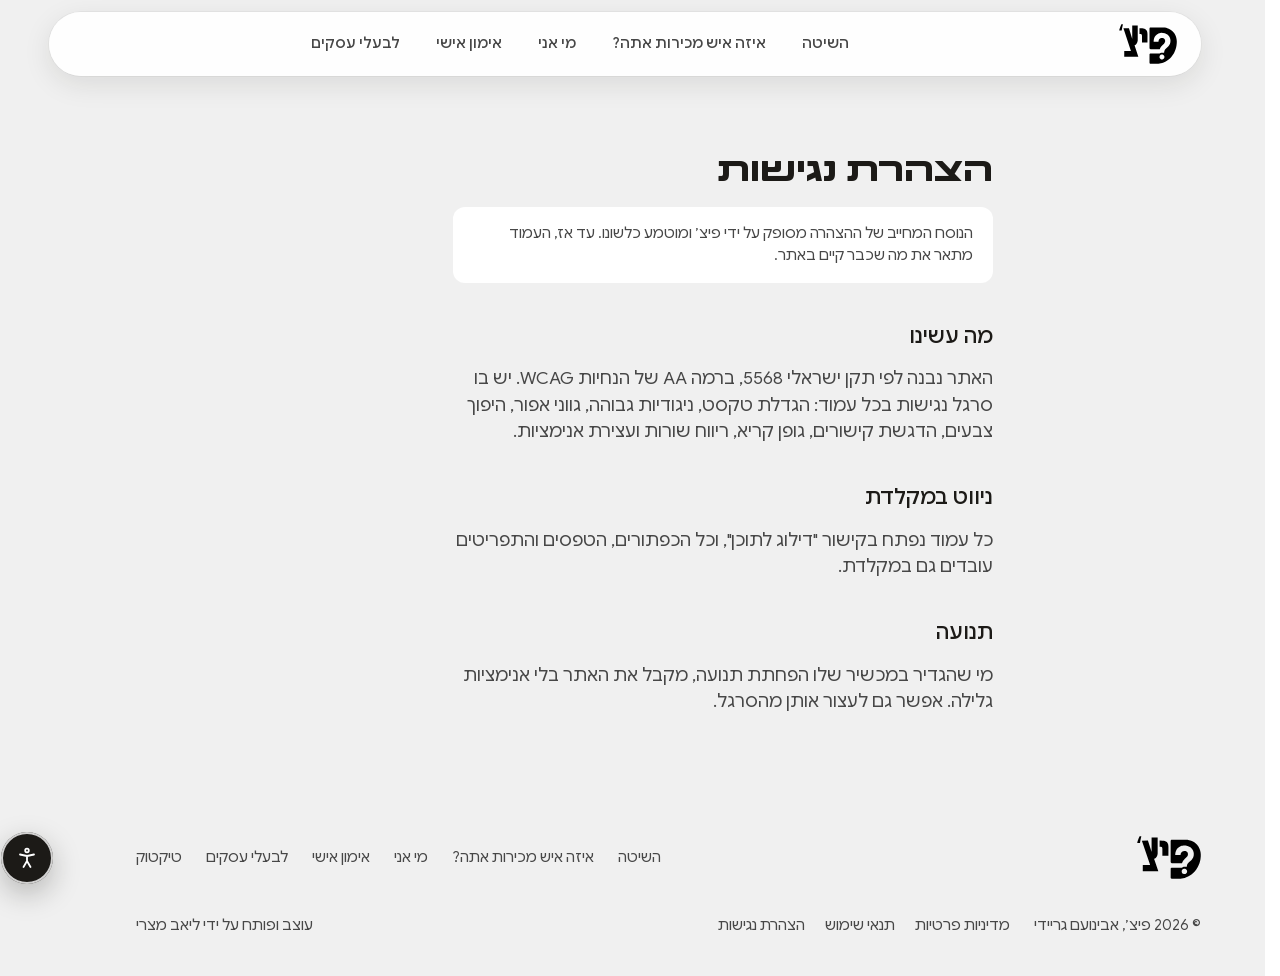
<file: accessibility.html>
<!DOCTYPE html>
<html lang="he" dir="rtl">
<head>
<meta charset="utf-8">
<meta name="viewport" content="width=device-width, initial-scale=1">
<meta name="robots" content="noindex, nofollow">
<title>הצהרת נגישות | פיצ׳</title>
<meta name="description" content="הצהרת הנגישות של אתר פיצ׳.">
<link rel="icon" href="images/favicon.svg" type="image/svg+xml">
<link rel="preload" href="fonts/TelAviv-BrutalistBold.woff2" as="font" type="font/woff2" crossorigin>
<link rel="preload" href="fonts/GoogleSans-Hebrew.woff2" as="font" type="font/woff2" crossorigin>
<link rel="stylesheet" href="site.css?v=bdaff19a">
<script>document.documentElement.classList.add("js");if(!matchMedia("(prefers-reduced-motion: reduce)").matches&&!/[?&]edit=1/.test(location.search))document.documentElement.classList.add("open-anim")</script>
</head>
<body data-page="accessibility">
<a class="skip" href="#main">דילוג לתוכן</a>
<header class="hd" id="hd">
  <div class="hd-pill">
    <a class="hd-logo" href="index.html" aria-label="פיצ׳, לעמוד הבית"><img src="images/logo.svg" alt="" width="58" height="39"></a>
    <nav class="hd-nav" aria-label="ראשי"><a class="hd-link" href="index.html#method">השיטה</a><a class="hd-link" href="index.html#quiz">איזה איש מכירות אתה?</a><a class="hd-link" href="index.html#about">מי אני</a><a class="hd-link" href="coaching.html">אימון אישי</a><a class="hd-link" href="business.html">לבעלי עסקים</a></nav>
    <button class="burger" type="button" aria-expanded="false" aria-controls="drawer" aria-label="פתיחת התפריט"><span></span><span></span></button>
  </div>
</header>
<div class="drawer" id="drawer" inert>
  <div class="drawer-scrim" data-close></div>
  <nav class="drawer-panel" aria-label="תפריט">
    <div class="drawer-top"><img src="images/logo.svg" alt="פיצ׳" width="58" height="39"><button class="drawer-x" type="button" data-close aria-label="סגירת התפריט"><span></span><span></span></button></div>
    <ul class="drawer-list"><li><a href="index.html#method">השיטה</a></li><li><a href="index.html#quiz">איזה איש מכירות אתה?</a></li><li><a href="index.html#about">מי אני</a></li><li><a href="coaching.html">אימון אישי</a></li><li><a href="business.html">לבעלי עסקים</a></li></ul>
    <div class="drawer-foot"><a class="btn btn-primary btn-block" href="quiz.html">איזה איש מכירות אתה?</a></div>
  </nav>
</div>
<main id="main" tabindex="-1">
<section class="page-sec legal" aria-labelledby="lg-h">
  <div class="legal-in">
    <h1 id="lg-h" data-open>הצהרת נגישות</h1>
    <p class="legal-note" data-open>הנוסח המחייב של ההצהרה מסופק על ידי פיצ׳ ומוטמע כלשונו. עד אז, העמוד מתאר את מה שכבר קיים באתר.</p>
    <h2>מה עשינו</h2>
    <p>האתר נבנה לפי תקן ישראלי 5568, ברמה AA של הנחיות WCAG. יש בו סרגל נגישות בכל עמוד: הגדלת טקסט, ניגודיות גבוהה, גווני אפור, היפוך צבעים, הדגשת קישורים, גופן קריא, ריווח שורות ועצירת אנימציות.</p>
    <h2>ניווט במקלדת</h2>
    <p>כל עמוד נפתח בקישור "דילוג לתוכן", וכל הכפתורים, הטפסים והתפריטים עובדים גם במקלדת.</p>
    <h2>תנועה</h2>
    <p>מי שהגדיר במכשיר שלו הפחתת תנועה, מקבל את האתר בלי אנימציות גלילה. אפשר גם לעצור אותן מהסרגל.</p>
  </div>
</section>

</main>
<footer class="ft" data-cta-end>
  <div class="ft-row">
    <a class="ft-logo" href="index.html" aria-label="פיצ׳, לעמוד הבית"><img src="images/logo.svg" alt="" width="64" height="43" loading="lazy"></a>
    <nav class="ft-nav" aria-label="ניווט תחתון"><a href="index.html#method">השיטה</a><a href="index.html#quiz">איזה איש מכירות אתה?</a><a href="index.html#about">מי אני</a><a href="coaching.html">אימון אישי</a><a href="business.html">לבעלי עסקים</a><a href="https://www.tiktok.com/@avinoamgraydi" target="_blank" rel="noopener">טיקטוק</a></nav>
  </div>
  <div class="ft-legal">
    <p>© <span data-year>2026</span> פיצ׳, אבינועם גריידי</p>
    <nav aria-label="מסמכים"><a href="privacy.html">מדיניות פרטיות</a><a href="terms.html">תנאי שימוש</a><a href="accessibility.html">הצהרת נגישות</a></nav>
    <p class="ft-credit"><a href="https://liavmatzri.co.il" target="_blank" rel="noopener">עוצב ופותח על ידי ליאב מצרי</a></p>
  </div>
</footer>
<div class="fabs">
  <a class="fab fab-a11y" href="accessibility.html" aria-label="נגישות"><svg viewBox="0 0 24 24" fill="none" stroke="currentColor" stroke-width="1.8" stroke-linecap="round" stroke-linejoin="round" aria-hidden="true"><circle cx="12" cy="4.5" r="1.8"/><path d="M5 8.5l7 1.5 7-1.5M12 10v5m0 0-3.5 6M12 15l3.5 6"/></svg></a>
</div>
<script src="vendor/gsap.min.js" defer></script>
<script src="vendor/ScrollTrigger.min.js" defer></script>
<script src="vendor/DrawSVGPlugin.min.js" defer></script>
<script src="vendor/SplitText.min.js" defer></script>
<script src="a11y.js?v=bdaff19a" defer></script>
<script src="site.js?v=bdaff19a" defer></script>
</body>
</html>
</file>
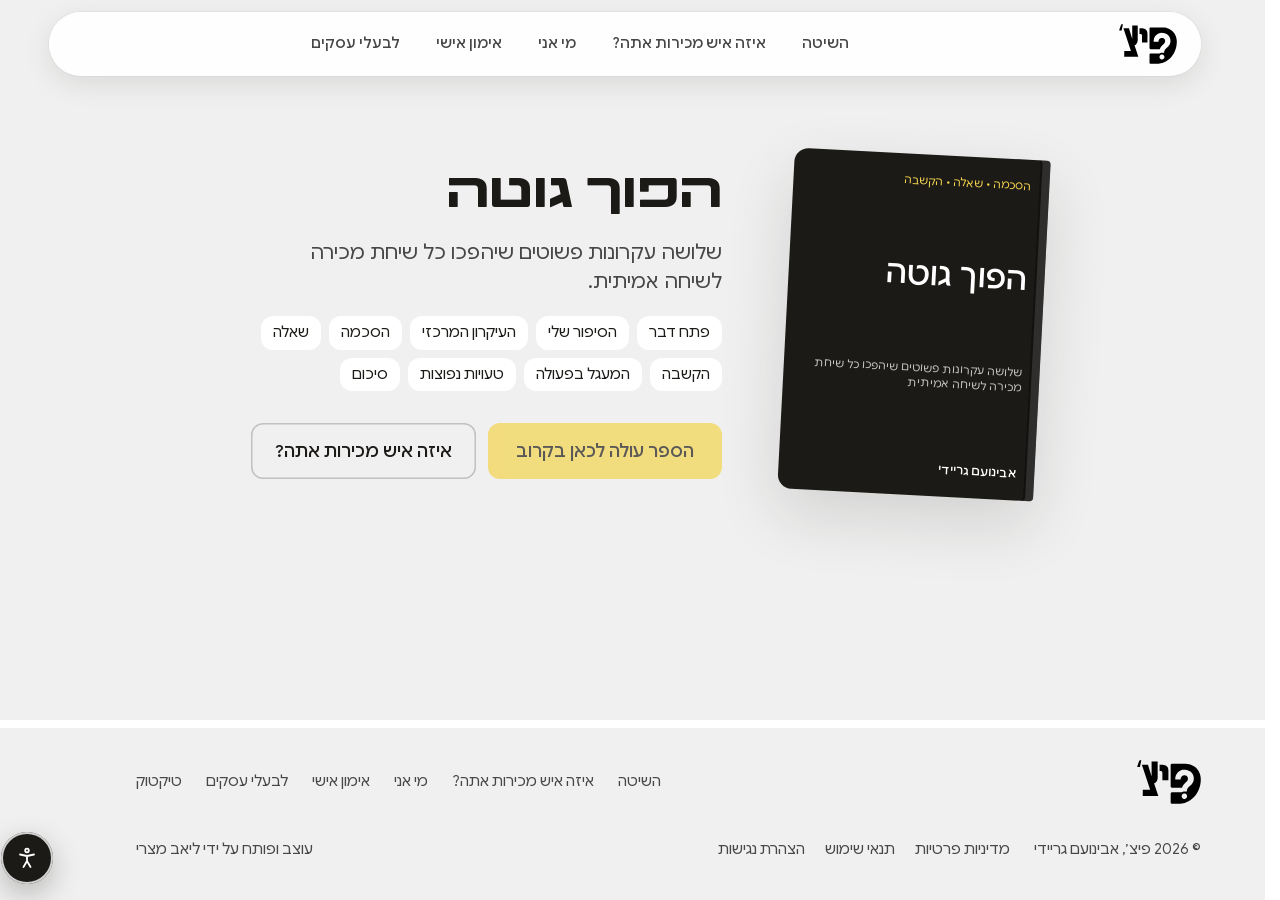
<file: book.html>
<!DOCTYPE html>
<html lang="he" dir="rtl">
<head>
<meta charset="utf-8">
<meta name="viewport" content="width=device-width, initial-scale=1">
<meta name="robots" content="noindex, nofollow">
<title>הפוך גוטה | אבינועם גריידי</title>
<meta name="description" content="הספר של אבינועם גריידי: הסכמה, שאלה, הקשבה.">
<link rel="icon" href="images/favicon.svg" type="image/svg+xml">
<link rel="preload" href="fonts/TelAviv-BrutalistBold.woff2" as="font" type="font/woff2" crossorigin>
<link rel="preload" href="fonts/GoogleSans-Hebrew.woff2" as="font" type="font/woff2" crossorigin>
<link rel="stylesheet" href="site.css?v=bdaff19a">
<script>document.documentElement.classList.add("js");if(!matchMedia("(prefers-reduced-motion: reduce)").matches&&!/[?&]edit=1/.test(location.search))document.documentElement.classList.add("open-anim")</script>
</head>
<body data-page="book">
<a class="skip" href="#main">דילוג לתוכן</a>
<header class="hd" id="hd">
  <div class="hd-pill">
    <a class="hd-logo" href="index.html" aria-label="פיצ׳, לעמוד הבית"><img src="images/logo.svg" alt="" width="58" height="39"></a>
    <nav class="hd-nav" aria-label="ראשי"><a class="hd-link" href="index.html#method">השיטה</a><a class="hd-link" href="index.html#quiz">איזה איש מכירות אתה?</a><a class="hd-link" href="index.html#about">מי אני</a><a class="hd-link" href="coaching.html">אימון אישי</a><a class="hd-link" href="business.html">לבעלי עסקים</a></nav>
    <button class="burger" type="button" aria-expanded="false" aria-controls="drawer" aria-label="פתיחת התפריט"><span></span><span></span></button>
  </div>
</header>
<div class="drawer" id="drawer" inert>
  <div class="drawer-scrim" data-close></div>
  <nav class="drawer-panel" aria-label="תפריט">
    <div class="drawer-top"><img src="images/logo.svg" alt="פיצ׳" width="58" height="39"><button class="drawer-x" type="button" data-close aria-label="סגירת התפריט"><span></span><span></span></button></div>
    <ul class="drawer-list"><li><a href="index.html#method">השיטה</a></li><li><a href="index.html#quiz">איזה איש מכירות אתה?</a></li><li><a href="index.html#about">מי אני</a></li><li><a href="coaching.html">אימון אישי</a></li><li><a href="business.html">לבעלי עסקים</a></li></ul>
    <div class="drawer-foot"><a class="btn btn-primary btn-block" href="quiz.html">איזה איש מכירות אתה?</a></div>
  </nav>
</div>
<main id="main" tabindex="-1">
<!-- ============ THE BOOK (/book, noindex, not in the menu). This round: the cover. The chapters are ported in the next round ============ -->
<section class="page-sec book-page" aria-labelledby="bk-h">
  <div class="bk-in">
    <div class="book-cover book-cover-lg" data-open aria-hidden="true">
      <span class="bc-line">הסכמה • שאלה • הקשבה</span>
      <span class="bc-title">הפוך גוטה</span>
      <span class="bc-sub">שלושה עקרונות פשוטים שיהפכו כל שיחת מכירה לשיחה אמיתית</span>
      <span class="bc-author">אבינועם גריידי</span>
    </div>
    <div class="bk-copy">
      <h1 id="bk-h" data-open>הפוך גוטה</h1>
      <p class="lead" data-open>שלושה עקרונות פשוטים שיהפכו כל שיחת מכירה לשיחה אמיתית.</p>
      <ul class="chapters" data-open aria-label="פרקי הספר"><li>פתח דבר</li><li>הסיפור שלי</li><li>העיקרון המרכזי</li><li>הסכמה</li><li>שאלה</li><li>הקשבה</li><li>המעגל בפעולה</li><li>טעויות נפוצות</li><li>סיכום</li></ul>
      <div class="qi-go" data-open><span class="btn btn-primary btn-lg is-soon" aria-disabled="true">הספר עולה לכאן בקרוב</span><a class="btn btn-ghost" href="quiz.html">איזה איש מכירות אתה?</a></div>
    </div>
  </div>
</section>

</main>
<footer class="ft" data-cta-end>
  <div class="ft-row">
    <a class="ft-logo" href="index.html" aria-label="פיצ׳, לעמוד הבית"><img src="images/logo.svg" alt="" width="64" height="43" loading="lazy"></a>
    <nav class="ft-nav" aria-label="ניווט תחתון"><a href="index.html#method">השיטה</a><a href="index.html#quiz">איזה איש מכירות אתה?</a><a href="index.html#about">מי אני</a><a href="coaching.html">אימון אישי</a><a href="business.html">לבעלי עסקים</a><a href="https://www.tiktok.com/@avinoamgraydi" target="_blank" rel="noopener">טיקטוק</a></nav>
  </div>
  <div class="ft-legal">
    <p>© <span data-year>2026</span> פיצ׳, אבינועם גריידי</p>
    <nav aria-label="מסמכים"><a href="privacy.html">מדיניות פרטיות</a><a href="terms.html">תנאי שימוש</a><a href="accessibility.html">הצהרת נגישות</a></nav>
    <p class="ft-credit"><a href="https://liavmatzri.co.il" target="_blank" rel="noopener">עוצב ופותח על ידי ליאב מצרי</a></p>
  </div>
</footer>
<div class="fabs">
  <a class="fab fab-a11y" href="accessibility.html" aria-label="נגישות"><svg viewBox="0 0 24 24" fill="none" stroke="currentColor" stroke-width="1.8" stroke-linecap="round" stroke-linejoin="round" aria-hidden="true"><circle cx="12" cy="4.5" r="1.8"/><path d="M5 8.5l7 1.5 7-1.5M12 10v5m0 0-3.5 6M12 15l3.5 6"/></svg></a>
</div>
<script src="vendor/gsap.min.js" defer></script>
<script src="vendor/ScrollTrigger.min.js" defer></script>
<script src="vendor/DrawSVGPlugin.min.js" defer></script>
<script src="vendor/SplitText.min.js" defer></script>
<script src="a11y.js?v=bdaff19a" defer></script>
<script src="site.js?v=bdaff19a" defer></script>
</body>
</html>
</file>
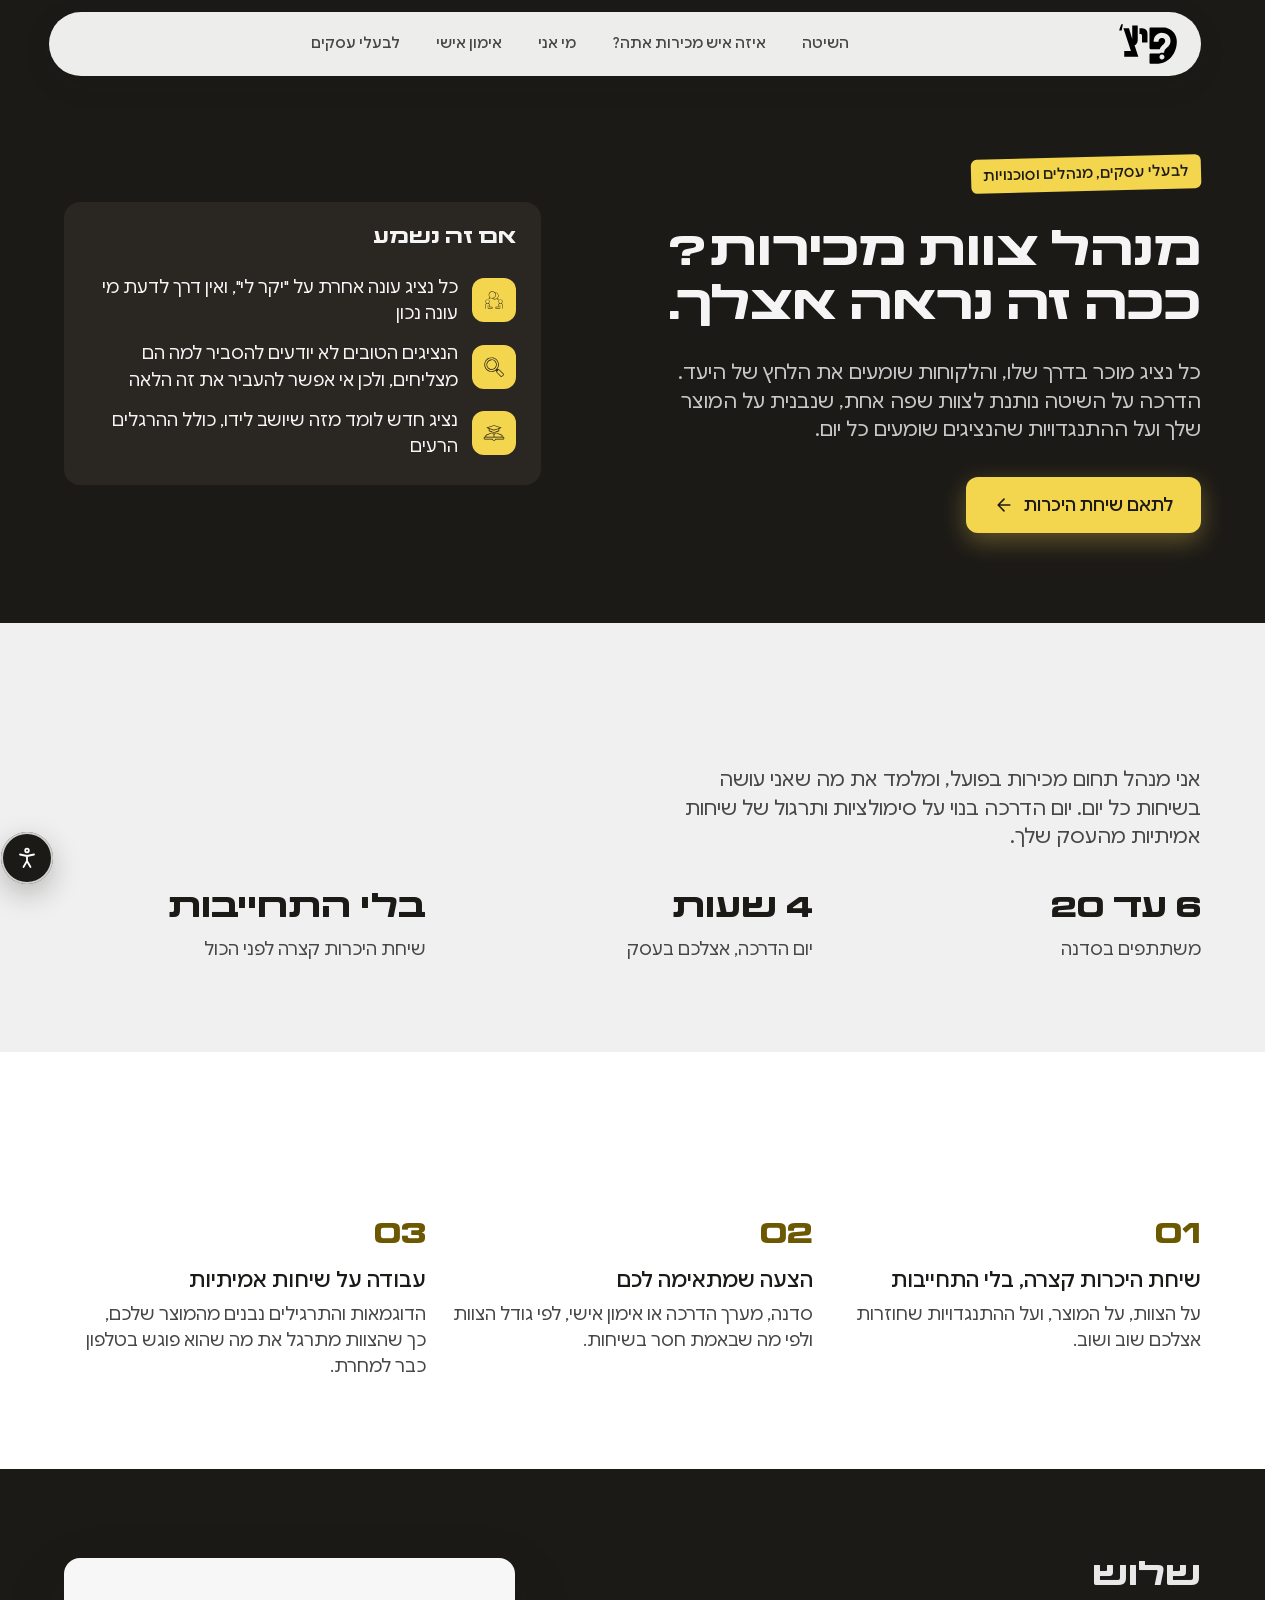
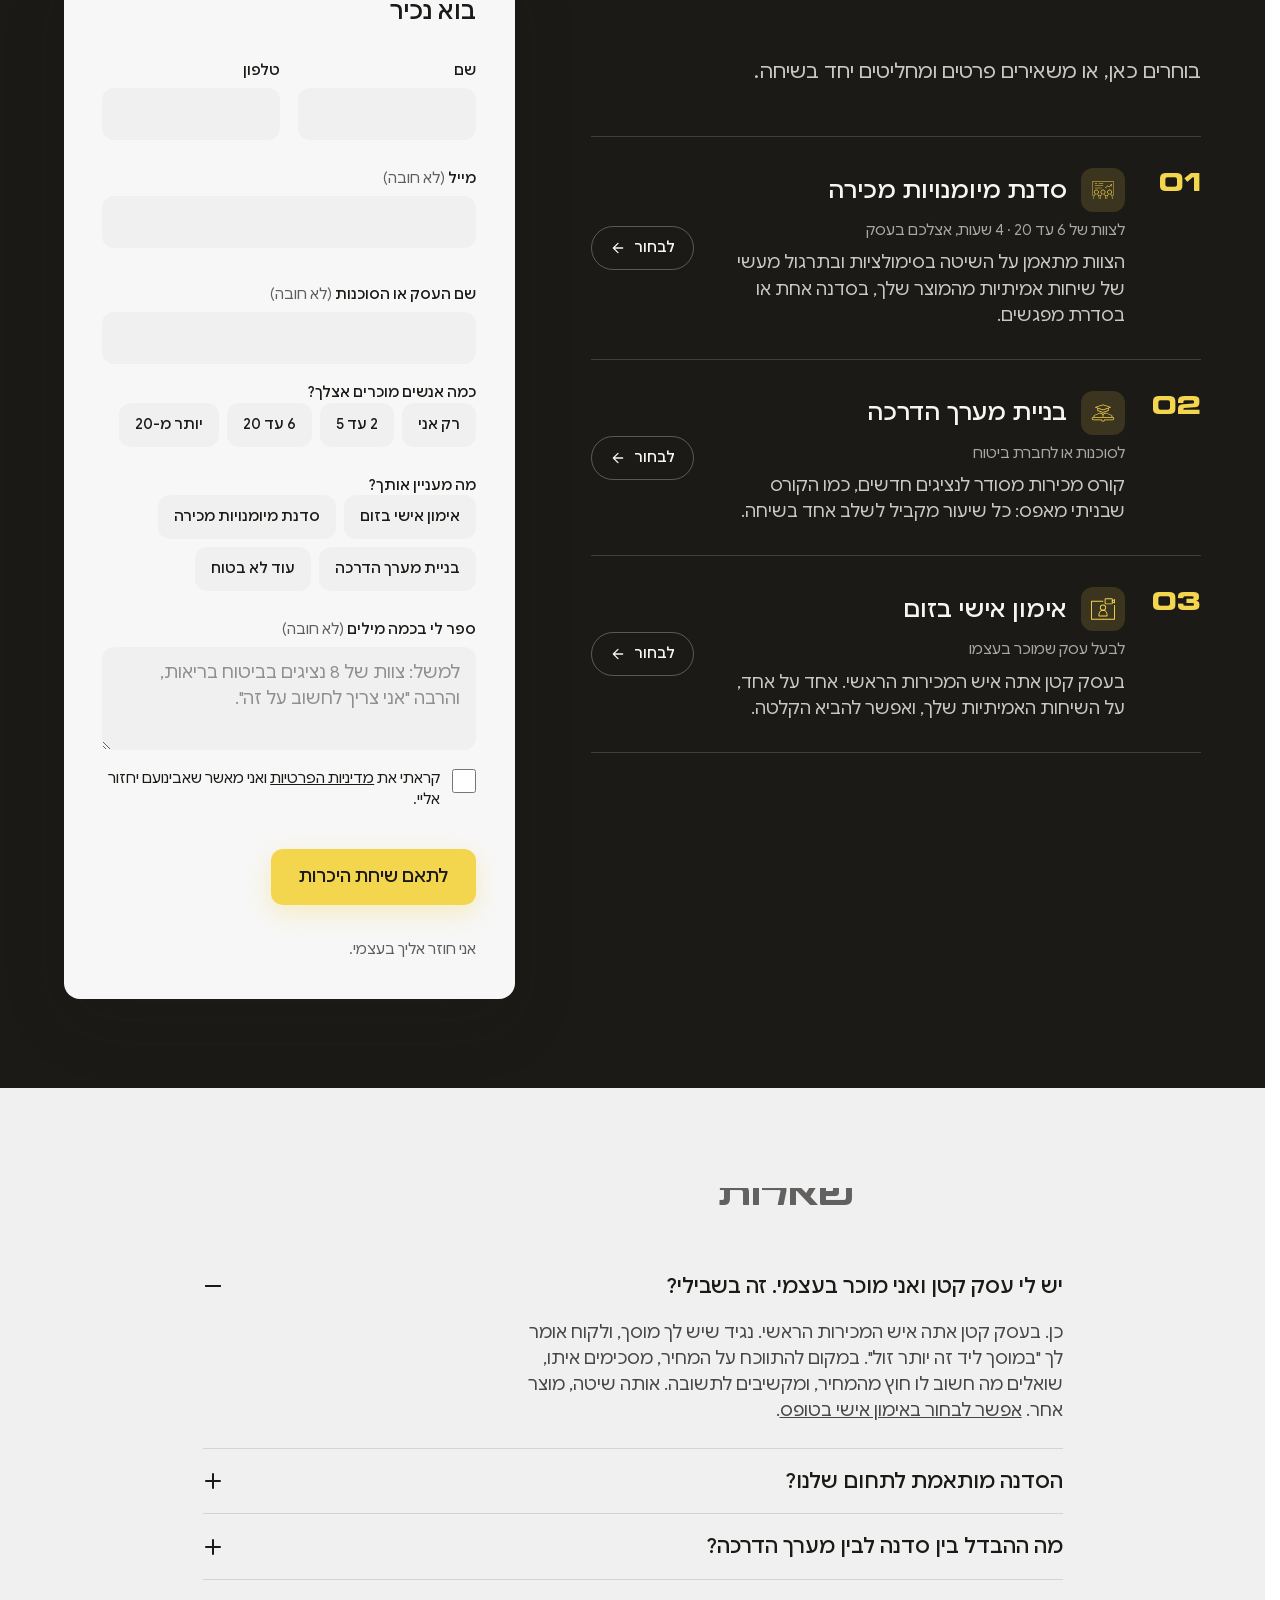
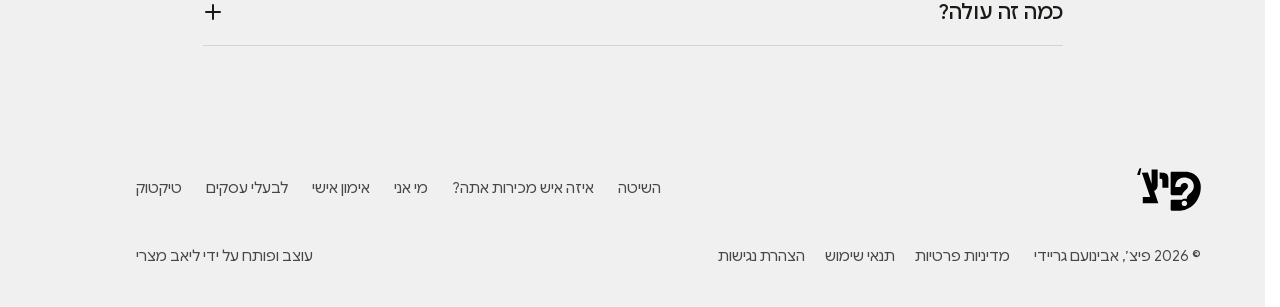
<file: business.html>
<!DOCTYPE html>
<html lang="he" dir="rtl">
<head>
<meta charset="utf-8">
<meta name="viewport" content="width=device-width, initial-scale=1">
<meta name="robots" content="noindex, nofollow">
<title>הדרכת מכירות לצוותים | אבינועם גריידי</title>
<meta name="description" content="סדנת מיומנויות מכירה, בניית מערך הדרכה ואימון אישי לבעלי עסקים, מנהלים וסוכנויות. שפה אחת לכל הצוות, על המוצר שלך.">
<link rel="icon" href="images/favicon.svg" type="image/svg+xml">
<link rel="preload" href="fonts/TelAviv-BrutalistBold.woff2" as="font" type="font/woff2" crossorigin>
<link rel="preload" href="fonts/GoogleSans-Hebrew.woff2" as="font" type="font/woff2" crossorigin>
<link rel="stylesheet" href="site.css?v=bdaff19a">
<script>document.documentElement.classList.add("js");if(!matchMedia("(prefers-reduced-motion: reduce)").matches&&!/[?&]edit=1/.test(location.search))document.documentElement.classList.add("open-anim")</script>
</head>
<body data-page="business">
<a class="skip" href="#main">דילוג לתוכן</a>
<header class="hd" id="hd">
  <div class="hd-pill">
    <a class="hd-logo" href="index.html" aria-label="פיצ׳, לעמוד הבית"><img src="images/logo.svg" alt="" width="58" height="39"></a>
    <nav class="hd-nav" aria-label="ראשי"><a class="hd-link" href="index.html#method">השיטה</a><a class="hd-link" href="index.html#quiz">איזה איש מכירות אתה?</a><a class="hd-link" href="index.html#about">מי אני</a><a class="hd-link" href="coaching.html">אימון אישי</a><a class="hd-link" href="business.html">לבעלי עסקים</a></nav>
    <button class="burger" type="button" aria-expanded="false" aria-controls="drawer" aria-label="פתיחת התפריט"><span></span><span></span></button>
  </div>
</header>
<div class="drawer" id="drawer" inert>
  <div class="drawer-scrim" data-close></div>
  <nav class="drawer-panel" aria-label="תפריט">
    <div class="drawer-top"><img src="images/logo.svg" alt="פיצ׳" width="58" height="39"><button class="drawer-x" type="button" data-close aria-label="סגירת התפריט"><span></span><span></span></button></div>
    <ul class="drawer-list"><li><a href="index.html#method">השיטה</a></li><li><a href="index.html#quiz">איזה איש מכירות אתה?</a></li><li><a href="index.html#about">מי אני</a></li><li><a href="coaching.html">אימון אישי</a></li><li><a href="business.html">לבעלי עסקים</a></li></ul>
    <div class="drawer-foot"><a class="btn btn-primary btn-block" href="quiz.html">איזה איש מכירות אתה?</a></div>
  </nav>
</div>
<main id="main" tabindex="-1">
<!-- ============ BUSINESS (/business): for business owners, managers and agencies, its own page since 5.10.2026.
     data-axis="start" on the sections: every head sits over running text or a list, so on the phone it stays on the start side (5.10.2026)
     The workshop facts and the three points a manager should read, from Avinoam's reply, 5.10.2026. Workshop and program prices
     stay "set in the call" by his decision ============ -->
<section class="sec managers svc-hero" aria-labelledby="bh-h" data-axis="start">
  <div class="svc-hero-in">
  <div class="mgr-main">
    <p class="eyebrow mgr-tag" data-open>לבעלי עסקים, מנהלים וסוכנויות</p>
    <h1 id="bh-h" data-open>מנהל צוות מכירות? ככה זה נראה אצלך.</h1>
    <p class="lead" data-open>כל נציג מוכר בדרך שלו, והלקוחות שומעים את הלחץ של היעד. הדרכה על השיטה נותנת לצוות שפה אחת, שנבנית על המוצר שלך ועל ההתנגדויות שהנציגים שומעים כל יום.</p>
    <div class="svc-go" data-open><a class="btn btn-primary btn-lg" href="#form">לתאם שיחת היכרות <svg class="i-arr" viewBox="0 0 24 24" fill="none" stroke="currentColor" stroke-width="1.9" stroke-linecap="round" stroke-linejoin="round" aria-hidden="true"><path d="M19 12H5m7-7-7 7 7 7"/></svg></a></div>
  </div>
  <div class="svc-pains" data-open>
    <h2 id="bp-h" class="svc-pains-h">אם זה נשמע מוכר</h2>
    <ul class="perks svc-perks">
      <li class="rv"><span class="perk-ic"><svg class="ic ic-oneone" viewBox="0 0 100 100" aria-hidden="true" focusable="false"><g><path d="m89.995 73.522c-.221-2.27-1.049-4.258-2.396-5.748-.981-1.085-2.252-1.927-3.701-2.493 3.007-1.61 5.058-4.781 5.058-8.424 0-5.266-4.285-9.551-9.552-9.551-5.266 0-9.55 4.285-9.55 9.551 0 3.643 2.051 6.814 5.058 8.424-1.45.566-2.721 1.408-3.702 2.493-1.347 1.49-2.175 3.478-2.4 5.842v7.08h-7.754c-2.556 0-4.635 2.087-4.635 4.652s2.079 4.652 4.635 4.652h12.403c1.221 0 2.415-.495 3.285-1.365.871-.891 1.35-2.058 1.35-3.287v-10.083c0-.539-.437-.976-.976-.976s-.976.437-.976.976v10.083c0 .716-.282 1.399-.786 1.915-.499.499-1.192.786-1.898.786h-12.402c-1.48 0-2.684-1.211-2.684-2.701s1.204-2.701 2.684-2.701h8.727.001.001c.539 0 .976-.437.976-.976l-.005-7.96c.126-1.291.558-3.142 1.902-4.628 1.514-1.674 4.036-2.674 6.747-2.674h.001c2.711 0 5.232 1 6.745 2.674 1.345 1.487 1.777 3.338 1.898 4.534v15.408c0 .539.437.976.976.976s.975-.438.975-.977zm-18.19-16.665c0-4.191 3.41-7.6 7.599-7.6 4.191 0 7.6 3.409 7.6 7.6s-3.41 7.6-7.6 7.6c-4.189.001-7.599-3.409-7.599-7.6z"/><path d="m38.944 80.696h-7.754l-.004-7.174c-.22-2.27-1.048-4.257-2.395-5.748-.981-1.085-2.253-1.927-3.703-2.493 3.007-1.61 5.058-4.781 5.058-8.424 0-5.266-4.285-9.551-9.55-9.551-5.267 0-9.552 4.285-9.552 9.551 0 3.643 2.051 6.814 5.058 8.424-1.45.566-2.72 1.408-3.701 2.493-1.347 1.489-2.175 3.478-2.401 5.842v15.408c0 .539.437.976.976.976s.976-.437.976-.976l-.005-15.313c.126-1.291.558-3.142 1.903-4.628 1.513-1.674 4.035-2.674 6.745-2.674s5.234 1 6.748 2.674c1.344 1.487 1.776 3.338 1.897 4.534v8.055c0 .539.437.976.976.976h.001s.001 0 .001 0h8.727c1.48 0 2.684 1.211 2.684 2.701s-1.204 2.701-2.684 2.701h-12.404c-.706 0-1.399-.286-1.89-.778-.512-.524-.794-1.207-.794-1.923v-10.084c0-.539-.437-.976-.976-.976s-.976.437-.976.976v10.083c0 1.229.479 2.396 1.358 3.295.863.862 2.057 1.357 3.278 1.357h12.403c2.556 0 4.635-2.087 4.635-4.652s-2.079-4.652-4.635-4.652zm-25.949-23.839c0-4.191 3.41-7.6 7.6-7.6s7.599 3.409 7.599 7.6-3.41 7.6-7.599 7.6c-4.19.001-7.6-3.409-7.6-7.6z"/><path d="m69.366 49.294c.133.064.277.095.419.095.241 0 .479-.09.663-.26.293-.271.391-.694.246-1.067l-3.006-7.771c2.012-2.798 3.072-6.089 3.072-9.555 0-9.066-7.37-16.442-16.429-16.442-.329 0-.659.027-.989.05-2.926-2.689-6.814-4.344-11.091-4.344-9.061 0-16.433 7.374-16.433 16.438 0 3.478 1.061 6.772 3.074 9.565l-3.008 7.766c-.145.373-.047.796.246 1.068.184.171.422.26.663.26.142 0 .286-.031.42-.095l7.887-3.765c2.21 1.07 4.671 1.634 7.149 1.634.328 0 .649-.03.972-.049 3.034 2.795 6.956 4.342 11.109 4.342 2.517 0 4.916-.549 7.14-1.632zm-33.801-10.009c-.272-.143-.595-.148-.873-.016l-6.101 2.913 2.316-5.978c.123-.319.071-.679-.137-.949-1.963-2.54-3.001-5.589-3.001-8.817 0-7.988 6.496-14.487 14.482-14.487 7.988 0 14.487 6.499 14.487 14.487 0 7.985-6.499 14.482-14.487 14.482-2.331 0-4.642-.566-6.686-1.635zm25.441 4.297c-2.064 1.082-4.309 1.631-6.674 1.631-3.086 0-6.023-.975-8.474-2.753 7.332-1.65 12.831-8.2 12.831-16.022 0-3.832-1.329-7.354-3.536-10.153 7.6.43 13.657 6.737 13.657 14.45 0 3.216-1.037 6.263-2.998 8.81-.207.27-.259.629-.136.947l2.315 5.985-6.112-2.912c-.276-.131-.6-.126-.873.017z"/></g></svg></span>כל נציג עונה אחרת על "יקר לי", ואין דרך לדעת מי עונה נכון</li>
      <li class="rv"><span class="perk-ic"><svg class="ic ic-search" viewBox="0 0 64 64" aria-hidden="true" focusable="false"><g fill="currentColor"><path d="m25.0098 40c-2.9667 0-5.8668-.8797-8.3336-2.5279-2.4667-1.6482-4.3893-3.9909-5.5246-6.7318s-1.43239-5.7569-.8536-8.6666c.5788-2.9097 2.0074-5.5825 4.1052-7.6803s4.7705-3.5264 7.6802-4.1051c2.9097-.57882 5.9257-.2818 8.6666.8535 2.7409 1.1354 5.0836 3.0579 6.7318 5.5247 1.6482 2.4667 2.528 5.3668 2.528 8.3335 0 3.9783-1.5804 7.7936-4.3934 10.6066-2.8131 2.8131-6.6284 4.3934-10.6066 4.3934zm0-28c-2.5712 0-5.0846.7625-7.2224 2.1909-2.1379 1.4285-3.8041 3.4588-4.7881 5.8343-.9839 2.3754-1.2413 4.9893-.7397 7.511.5016 2.5218 1.7397 4.8381 3.5578 6.6562s4.1344 3.0562 6.6562 3.5578c2.5218.5017 5.1356.2442 7.5111-.7397 2.3754-.984 4.4057-2.6502 5.8342-4.788 1.4284-2.1379 2.1909-4.6513 2.1909-7.2225 0-3.4478-1.3697-6.7544-3.8076-9.1924-2.438-2.4379-5.7446-3.8076-9.1924-3.8076z"/><path d="m25.0097 46c-4.7687.0022-9.3961-1.6187-13.1211-4.596-3.72496-2.9773-6.32572-7.1337-7.37445-11.7856-1.04872-4.6519-.48297-9.5222 1.60422-13.8098 2.08718-4.2877 5.57153-7.73724 9.87983-9.78137 4.3083-2.04412 9.184-2.56106 13.8252-1.46579 4.6411 1.09528 8.7713 3.73754 11.7111 7.49216 2.9399 3.7546 4.5143 8.398 4.4644 13.1664-.05 4.7684-1.7214 9.3778-4.7392 13.07-.41.51-.87 1-1.4 1.56s-1.05 1-1.56 1.41c-3.7548 3.0583-8.4474 4.7319-13.29 4.74zm0-39.99998c-3.0453-.00411-6.0469.72382-8.752 2.12245s-5.0343 3.42693-6.7915 5.91413c-1.75718 2.4871-2.89079 5.3602-3.30531 8.3771-.41451 3.0169-.0978 6.0893.92347 8.9582 1.02126 2.8689 2.71715 5.4503 4.94474 7.5267 2.2276 2.0763 4.9217 3.5868 7.8552 4.4042s6.0205.9177 9.0009.2924 5.7668-1.9578 8.1245-3.8852c.4892-.4013.9565-.8286 1.4-1.28.4621-.4496.8963-.9272 1.3-1.43 2.2677-2.7838 3.7002-6.1533 4.1315-9.7179.4313-3.5647-.1564-7.1785-1.6948-10.4229-1.5385-3.2443-3.9647-5.9863-6.9977-7.90826-3.0329-1.92192-6.5484-2.94508-10.139-2.95092z"/><path d="m53.6697 60.49c-.5254.0004-1.0458-.1027-1.5314-.3034-.4856-.2008-.9268-.4952-1.2986-.8666l-10.95-11c-.3719-.3715-.6669-.8126-.8682-1.2982s-.3049-1.0061-.3049-1.5318c0-.5256.1036-1.0461.3049-1.5317s.4963-.9268.8682-1.2983l2.82-2.83c.3721-.3743.8146-.6713 1.3021-.8738.4874-.2025 1.0101-.3066 1.5379-.3062.5261.0009 1.0469.1056 1.5326.3081.4856.2025.9265.4988 1.2974.8719l11 10.95c.3719.3715.6669.8127.8682 1.2983s.3049 1.0061.3049 1.5317c0 .5257-.1036 1.0462-.3049 1.5318s-.4963.9267-.8682 1.2982l-2.83 2.83c-.3735.3864-.821.6936-1.3158.9032s-1.0268.3174-1.5642.3168zm-8.12-19.79c-.5296.0023-1.0366.2144-1.41.59l-2.83 2.83c-.186.1858-.3335.4063-.4341.6491-.1007.2428-.1525.5031-.1525.7659 0 .2629.0518.5231.1525.7659.1006.2428.2481.4634.4341.6491l11 10.95c.3747.3725.8816.5816 1.41.5816s1.0353-.2091 1.41-.5816l2.83-2.83c.3725-.3747.5816-.8816.5816-1.41 0-.5283-.2091-1.0353-.5816-1.41l-10.95-10.96c-.3733-.3756-.8804-.5877-1.41-.59z"/><path d="m40.5997 44.41c-.1316.0008-.2621-.0244-.3839-.0742-.1219-.0497-.2327-.1231-.3261-.2158l-2.88-2.93c-.1048-.0937-.1886-.2086-.2459-.3369-.0574-.1284-.087-.2674-.087-.4081 0-.1406.0296-.2796.087-.408.0573-.1283.1411-.2432.2459-.337.9865-.8091 1.8908-1.7135 2.7-2.7.0887-.1096.1996-.1993.3254-.2631.1258-.0637.2637-.1002.4046-.1069.1399-.0076.2799.0143.4108.0643.1309.0499.2499.1269.3492.2257l2.93 2.93c.0927.0935.166.2043.2158.3261.0497.1219.075.2523.0742.3839-.0037.2648-.1073.5184-.29.71l-2.82 2.85c-.1916.1828-.4452.2864-.71.29zm-1.46-3.88 1.46 1.47 1.41-1.41-1.47-1.46c-.21.24-.44.47-.68.72s-.48.47-.72.68z"/></g></svg></span>הנציגים הטובים לא יודעים להסביר למה הם מצליחים, ולכן אי אפשר להעביר את זה הלאה</li>
      <li class="rv"><span class="perk-ic"><svg class="ic ic-program" viewBox="0 0 64 64" aria-hidden="true" focusable="false"><path d="m57.87 42.764h-1.237c.335-.582.542-1.248.542-1.967 0-1.601-.953-3.038-2.429-3.66l-12.928-5.451c-.964-.406-1.982-.611-3.026-.611-2.913 0-5.453 1.609-6.789 3.983-1.336-2.374-3.877-3.983-6.79-3.983-1.044 0-2.062.206-3.026.612l-12.928 5.45c-1.475.622-2.429 2.059-2.429 3.66 0 .719.207 1.384.542 1.967h-1.226c-1.104 0-2.144.432-2.93 1.217-.785.786-1.217 1.826-1.217 2.929 0 2.277 1.86 4.13 4.146 4.13h21.042c.545 2.163 2.501 3.747 4.812 3.747s4.267-1.584 4.812-3.747h21.058c1.104 0 2.138-.426 2.914-1.201.785-.786 1.217-1.826 1.217-2.929 0-2.287-1.853-4.146-4.13-4.146zm-19.078-9.688c.776 0 1.533.153 2.249.455l12.928 5.45c.733.309 1.206 1.022 1.206 1.817 0 1.069-.857 1.938-1.919 1.967h-20.253v-3.899c0-3.192 2.597-5.79 5.789-5.79zm-29.961 7.722c0-.795.473-1.508 1.206-1.817l12.927-5.45c.716-.302 1.473-.455 2.249-.455 3.192 0 5.79 2.597 5.79 5.79v3.899h-20.254c-1.062-.029-1.919-.898-1.919-1.967zm50.538 7.628c-.397.397-.93.616-1.499.616h-21.912c-.056 0-.104.023-.157.032-.071.011-.142.016-.208.042-.056.022-.102.059-.152.091-.058.036-.118.066-.168.113-.046.043-.076.098-.113.149-.038.053-.081.101-.108.161s-.035.127-.05.193c-.013.056-.04.106-.043.165-.085 1.57-1.385 2.801-2.959 2.801s-2.874-1.23-2.959-2.801c-.003-.059-.03-.109-.043-.165-.015-.066-.023-.133-.05-.193-.028-.061-.071-.109-.11-.163-.036-.05-.066-.104-.111-.147-.051-.049-.114-.08-.174-.117-.049-.03-.091-.065-.145-.087-.067-.027-.141-.032-.214-.043-.051-.008-.098-.031-.152-.031h-21.896c-1.184 0-2.146-.956-2.146-2.13 0-.569.224-1.107.631-1.515s.946-.632 1.515-.632h4.603c.018 0 .035.005.053.005h42.4c.018 0 .035-.005.053-.005h4.614c1.175 0 2.13.963 2.13 2.146 0 .569-.224 1.107-.631 1.515z"/><path d="m16.848 21.473v4.23c0 .125.029.242.072.354.013.035.032.065.049.099.037.072.081.138.134.199.027.031.054.06.085.088.059.053.126.095.198.133.035.019.065.041.103.055.01.004.018.011.028.015l14.146 4.966c.107.038.219.057.331.057s.224-.019.331-.057l9.916-3.48s.001 0 .002 0l4.241-1.485c.01-.004.018-.011.028-.015.041-.016.076-.04.114-.061.066-.036.127-.074.182-.123.036-.031.067-.065.098-.101.047-.055.085-.113.119-.177.022-.041.045-.078.061-.122.035-.094.055-.194.06-.298 0-.016.009-.03.009-.047v-6.106l5.708-2.002c.407-.143.676-.53.669-.96-.007-.431-.29-.809-.701-.938l-20.531-6.44c-.195-.062-.403-.062-.599 0l-20.531 6.44c-.411.129-.693.507-.701.938-.007.431.263.818.669.96l5.71 2.003v1.871s0 .002 0 .002zm15.152-10.212 17.357 5.445-7.773 2.728s-.002 0-.004 0l-9.581 3.359-17.357-6.088 17.357-5.445zm-10.658 9.915s.006.002.009.003l10.318 3.619c.107.038.219.056.331.056s.224-.019.331-.056l10.316-3.618s.009-.003.014-.005l2.493-.874v1.163s-.002.006-.002.01v3.521l-3.571 1.251s0 0-.001 0l-9.587 3.364-13.145-4.615v-4.694z"/></svg></span>נציג חדש לומד מזה שיושב לידו, כולל ההרגלים הרעים</li>
    </ul>
  </div>
  </div>
</section>

<section class="sec muted svc-why" aria-labelledby="by-h" data-axis="start">
  <div class="head"><h2 id="by-h">הצוות לומד ממי שמוכר כל יום.</h2>
    <p class="lead rv">אני מנהל תחום מכירות בפועל, ומלמד את מה שאני עושה בשיחות כל יום. יום הדרכה בנוי על סימולציות ותרגול של שיחות אמיתיות מהעסק שלך.</p></div>
  <dl class="facts">
    <div class="rv"><dt>6 עד 20</dt><dd>משתתפים בסדנה</dd></div>
    <div class="rv"><dt>4 שעות</dt><dd>יום הדרכה, אצלכם בעסק</dd></div>
    <div class="rv"><dt>בלי התחייבות</dt><dd>שיחת היכרות קצרה לפני הכול</dd></div>
  </dl>
</section>

<section class="sec svc-steps" aria-labelledby="bw-h" data-axis="start">
  <div class="head"><h2 id="bw-h">איך מתחילים</h2></div>
  <ol class="steps">
    <li class="rv"><span class="steps-n" aria-hidden="true">01</span><div><h3>שיחת היכרות קצרה, בלי התחייבות</h3><p>על הצוות, על המוצר, ועל ההתנגדויות שחוזרות אצלכם שוב ושוב.</p></div></li>
    <li class="rv"><span class="steps-n" aria-hidden="true">02</span><div><h3>הצעה שמתאימה לכם</h3><p>סדנה, מערך הדרכה או אימון אישי, לפי גודל הצוות ולפי מה שבאמת חסר בשיחות.</p></div></li>
    <li class="rv"><span class="steps-n" aria-hidden="true">03</span><div><h3>עבודה על שיחות אמיתיות</h3><p>הדוגמאות והתרגילים נבנים מהמוצר שלכם, כך שהצוות מתרגל את מה שהוא פוגש בטלפון כבר למחרת.</p></div></li>
  </ol>
</section>

<!-- the list and the form stay in one section: a pick in the list chooses the interest in the form of the same section -->
<section class="sec managers" id="form" aria-labelledby="bs-h" data-cta-end data-axis="start">
  <div class="mgr-grid">
    <div class="mgr-main">
      <h2 id="bs-h">שלוש דרכים לעבוד יחד</h2>
      <p class="lead rv">בוחרים כאן, או משאירים פרטים ומחליטים יחד בשיחה.</p>
      <ol class="mgr-list">
        <li class="rv"><span class="mgr-n" aria-hidden="true">01</span><div class="mgr-b"><h3><span class="mgr-ic"><svg class="ic ic-workshop" viewBox="0 0 512 512" aria-hidden="true" focusable="false"><g fill="currentColor"><path d="m477 63.51h-442a4.87 4.87 0 0 0 -4.86 4.86v301.42a4.87 4.87 0 0 0 4.86 4.86h29.59c-12.32 29.25-14 66.22-14.05 68.78a4.86 4.86 0 0 0 4.67 5 4.68 4.68 0 0 0 5-4.67c0-.95 4.17-95.19 46.27-95.19h16.3c42.1 0 46.24 94.24 46.27 95.19a4.86 4.86 0 0 0 4.86 4.67h.19a4.85 4.85 0 0 0 4.66-5c-.09-2.56-1.72-39.53-14.05-68.78h41.17c-12.32 29.25-14 66.22-14 68.78a4.85 4.85 0 0 0 4.67 5h.19a4.86 4.86 0 0 0 4.85-4.67c0-.95 4.17-95.19 46.28-95.19h16.29c42.1 0 46.23 94.24 46.27 95.19a4.76 4.76 0 0 0 5 4.67 4.85 4.85 0 0 0 4.67-5c-.09-2.56-1.73-39.53-14.05-68.78h41.17c-12.32 29.25-13.95 66.22-14.05 68.78a4.86 4.86 0 0 0 4.67 5 4.68 4.68 0 0 0 5-4.67c0-.95 4.17-95.19 46.27-95.19h16.3c42.1 0 46.23 94.24 46.27 95.19a4.85 4.85 0 0 0 4.85 4.67h.19a4.86 4.86 0 0 0 4.67-5c-.1-2.56-1.73-39.53-14-68.78h29.61a4.87 4.87 0 0 0 4.86-4.86v-301.42a4.87 4.87 0 0 0 -4.86-4.86zm-362.33 275.38a38.92 38.92 0 1 1 38.92-38.89 39 39 0 0 1 -38.92 38.89zm141.33 0a38.92 38.92 0 1 1 38.92-38.89 39 39 0 0 1 -38.92 38.89zm141.33 0a38.92 38.92 0 1 1 38.92-38.89 39 39 0 0 1 -38.92 38.89zm74.84 26h-29.44c-5.49-9.91-12.56-18.11-21.68-22.52a48.64 48.64 0 1 0 -47.45 0c-9.11 4.41-16.18 12.61-21.67 22.52h-50.53c-5.48-9.91-12.56-18.11-21.67-22.52a48.65 48.65 0 1 0 -47.45 0c-9.12 4.41-16.19 12.61-21.68 22.52h-50.53c-5.48-9.91-12.56-18.11-21.67-22.52a48.64 48.64 0 1 0 -47.46 0c-9.11 4.41-16.18 12.61-21.67 22.52h-29.44v-291.66h432.34z"/><path d="m84.15 123.19h47.08a4.86 4.86 0 1 0 0-9.72h-47.08a4.86 4.86 0 1 0 0 9.72z"/><path d="m173.18 123.19h83.82a4.86 4.86 0 1 0 0-9.72h-83.82a4.86 4.86 0 0 0 0 9.72z"/><path d="m84.15 170.47h172.85a4.86 4.86 0 1 0 0-9.72h-172.85a4.86 4.86 0 0 0 0 9.72z"/><path d="m84.15 217.75h142.5a4.86 4.86 0 0 0 0-9.72h-142.5a4.86 4.86 0 0 0 0 9.72z"/><path d="m306.55 217.75a4.88 4.88 0 0 0 3.44-1.42l46-46 25.48 25.48a4.85 4.85 0 0 0 6.87 0l47.89-47.89v26.55a4.86 4.86 0 0 0 9.72 0v-38.3a5 5 0 0 0 -.1-.95c0-.15-.08-.28-.12-.42s-.09-.33-.15-.49a4.45 4.45 0 0 0 -.26-.48 3 3 0 0 0 -.19-.35 4.69 4.69 0 0 0 -1.35-1.35c-.11-.08-.24-.13-.35-.2s-.32-.18-.48-.25-.33-.1-.49-.15-.27-.09-.42-.12a4.32 4.32 0 0 0 -.95-.1h-38.27a4.86 4.86 0 0 0 0 9.72h26.56l-44.46 44.45-25.48-25.48a4.87 4.87 0 0 0 -6.87 0l-49.45 49.45a4.86 4.86 0 0 0 3.43 8.3z"/></g></svg></span>סדנת מיומנויות מכירה</h3><p class="mgr-who">לצוות של 6 עד 20 · 4 שעות, אצלכם בעסק</p><p>הצוות מתאמן על השיטה בסימולציות ובתרגול מעשי של שיחות אמיתיות מהמוצר שלך, בסדנה אחת או בסדרת מפגשים.</p></div><button class="mgr-pick" type="button" data-pick="workshop">לבחור <svg class="i-arr" viewBox="0 0 24 24" fill="none" stroke="currentColor" stroke-width="1.9" stroke-linecap="round" stroke-linejoin="round" aria-hidden="true"><path d="M19 12H5m7-7-7 7 7 7"/></svg></button></li>
        <li class="rv"><span class="mgr-n" aria-hidden="true">02</span><div class="mgr-b"><h3><span class="mgr-ic"><svg class="ic ic-program" viewBox="0 0 64 64" aria-hidden="true" focusable="false"><path d="m57.87 42.764h-1.237c.335-.582.542-1.248.542-1.967 0-1.601-.953-3.038-2.429-3.66l-12.928-5.451c-.964-.406-1.982-.611-3.026-.611-2.913 0-5.453 1.609-6.789 3.983-1.336-2.374-3.877-3.983-6.79-3.983-1.044 0-2.062.206-3.026.612l-12.928 5.45c-1.475.622-2.429 2.059-2.429 3.66 0 .719.207 1.384.542 1.967h-1.226c-1.104 0-2.144.432-2.93 1.217-.785.786-1.217 1.826-1.217 2.929 0 2.277 1.86 4.13 4.146 4.13h21.042c.545 2.163 2.501 3.747 4.812 3.747s4.267-1.584 4.812-3.747h21.058c1.104 0 2.138-.426 2.914-1.201.785-.786 1.217-1.826 1.217-2.929 0-2.287-1.853-4.146-4.13-4.146zm-19.078-9.688c.776 0 1.533.153 2.249.455l12.928 5.45c.733.309 1.206 1.022 1.206 1.817 0 1.069-.857 1.938-1.919 1.967h-20.253v-3.899c0-3.192 2.597-5.79 5.789-5.79zm-29.961 7.722c0-.795.473-1.508 1.206-1.817l12.927-5.45c.716-.302 1.473-.455 2.249-.455 3.192 0 5.79 2.597 5.79 5.79v3.899h-20.254c-1.062-.029-1.919-.898-1.919-1.967zm50.538 7.628c-.397.397-.93.616-1.499.616h-21.912c-.056 0-.104.023-.157.032-.071.011-.142.016-.208.042-.056.022-.102.059-.152.091-.058.036-.118.066-.168.113-.046.043-.076.098-.113.149-.038.053-.081.101-.108.161s-.035.127-.05.193c-.013.056-.04.106-.043.165-.085 1.57-1.385 2.801-2.959 2.801s-2.874-1.23-2.959-2.801c-.003-.059-.03-.109-.043-.165-.015-.066-.023-.133-.05-.193-.028-.061-.071-.109-.11-.163-.036-.05-.066-.104-.111-.147-.051-.049-.114-.08-.174-.117-.049-.03-.091-.065-.145-.087-.067-.027-.141-.032-.214-.043-.051-.008-.098-.031-.152-.031h-21.896c-1.184 0-2.146-.956-2.146-2.13 0-.569.224-1.107.631-1.515s.946-.632 1.515-.632h4.603c.018 0 .035.005.053.005h42.4c.018 0 .035-.005.053-.005h4.614c1.175 0 2.13.963 2.13 2.146 0 .569-.224 1.107-.631 1.515z"/><path d="m16.848 21.473v4.23c0 .125.029.242.072.354.013.035.032.065.049.099.037.072.081.138.134.199.027.031.054.06.085.088.059.053.126.095.198.133.035.019.065.041.103.055.01.004.018.011.028.015l14.146 4.966c.107.038.219.057.331.057s.224-.019.331-.057l9.916-3.48s.001 0 .002 0l4.241-1.485c.01-.004.018-.011.028-.015.041-.016.076-.04.114-.061.066-.036.127-.074.182-.123.036-.031.067-.065.098-.101.047-.055.085-.113.119-.177.022-.041.045-.078.061-.122.035-.094.055-.194.06-.298 0-.016.009-.03.009-.047v-6.106l5.708-2.002c.407-.143.676-.53.669-.96-.007-.431-.29-.809-.701-.938l-20.531-6.44c-.195-.062-.403-.062-.599 0l-20.531 6.44c-.411.129-.693.507-.701.938-.007.431.263.818.669.96l5.71 2.003v1.871s0 .002 0 .002zm15.152-10.212 17.357 5.445-7.773 2.728s-.002 0-.004 0l-9.581 3.359-17.357-6.088 17.357-5.445zm-10.658 9.915s.006.002.009.003l10.318 3.619c.107.038.219.056.331.056s.224-.019.331-.056l10.316-3.618s.009-.003.014-.005l2.493-.874v1.163s-.002.006-.002.01v3.521l-3.571 1.251s0 0-.001 0l-9.587 3.364-13.145-4.615v-4.694z"/></svg></span>בניית מערך הדרכה</h3><p class="mgr-who">לסוכנות או לחברת ביטוח</p><p>קורס מכירות מסודר לנציגים חדשים, כמו הקורס שבניתי מאפס: כל שיעור מקביל לשלב אחד בשיחה.</p></div><button class="mgr-pick" type="button" data-pick="program">לבחור <svg class="i-arr" viewBox="0 0 24 24" fill="none" stroke="currentColor" stroke-width="1.9" stroke-linecap="round" stroke-linejoin="round" aria-hidden="true"><path d="M19 12H5m7-7-7 7 7 7"/></svg></button></li>
        <li class="rv"><span class="mgr-n" aria-hidden="true">03</span><div class="mgr-b"><h3><span class="mgr-ic"><svg class="ic ic-video" viewBox="0 0 256 256" aria-hidden="true" focusable="false"><path d="m128 242.99h-123a5 5 0 0 1 -5-5v-192.38a5 5 0 0 1 5-5h123a5 5 0 0 1 0 10h-118v182.38h118a5 5 0 0 1 0 10z"/><path d="m251 242.99h-123a5 5 0 0 1 0-10h118v-143.87a5 5 0 0 1 10 0v148.87a5 5 0 0 1 -5 5z"/><path d="m128 146.905a33.692 33.692 0 1 1 33.692-33.692 33.73 33.73 0 0 1 -33.692 33.692zm0-57.384a23.692 23.692 0 1 0 23.692 23.692 23.719 23.719 0 0 0 -23.692-23.692z"/><path d="m171.037 207.159h-86.077a5 5 0 0 1 -5-5v-17.215a48.039 48.039 0 1 1 96.077 0v17.215a5 5 0 0 1 -5 5zm-81.077-10h76.077v-12.215a38.039 38.039 0 1 0 -76.077 0z"/><path d="m221.037 78.21h-64.337a11.214 11.214 0 0 1 -11.2-11.2v-42.8a11.214 11.214 0 0 1 11.2-11.2h64.335a11.214 11.214 0 0 1 11.2 11.2v42.8a11.214 11.214 0 0 1 -11.198 11.2zm-64.337-55.2a1.2 1.2 0 0 0 -1.2 1.2v42.8a1.2 1.2 0 0 0 1.2 1.2h64.335a1.2 1.2 0 0 0 1.2-1.2v-42.8a1.2 1.2 0 0 0 -1.2-1.2z"/><path d="m251 68.043a4.991 4.991 0 0 1 -2.283-.552l-23.761-12.191a5 5 0 0 1 -2.717-4.448v-11.092a5 5 0 0 1 2.81-4.494l23.759-11.577a5 5 0 0 1 7.19 4.5v34.854a5 5 0 0 1 -5 5zm-18.759-20.25 13.759 7.063v-18.674l-13.759 6.7z"/></svg></span>אימון אישי בזום</h3><p class="mgr-who">לבעל עסק שמוכר בעצמו</p><p>בעסק קטן אתה איש המכירות הראשי. אחד על אחד, על השיחות האמיתיות שלך, ואפשר להביא הקלטה.</p></div><button class="mgr-pick" type="button" data-pick="coaching">לבחור <svg class="i-arr" viewBox="0 0 24 24" fill="none" stroke="currentColor" stroke-width="1.9" stroke-linecap="round" stroke-linejoin="round" aria-hidden="true"><path d="M19 12H5m7-7-7 7 7 7"/></svg></button></li>
      </ol>
    </div>
    <div class="form-card mgr-form" data-state="idle">
    <h3 class="form-h">בוא נכיר</h3>
    <form class="lead-form" data-form="team" novalidate>
      <div class="sum" data-summary tabindex="-1" role="alert"><div><div class="sum-in"><b data-sum-count></b><ul></ul></div></div></div>
      <div class="f-row f-row-3">
        <div class="f"><label for="m-name">שם</label><div class="f-in"><input id="m-name" name="name" type="text" autocomplete="name" data-v="name" required aria-describedby="m-name-e"><svg class="tick" viewBox="0 0 24 24" fill="none" stroke="currentColor" stroke-width="2.4" stroke-linecap="round" stroke-linejoin="round" aria-hidden="true"><path d="M5 12.5l4.5 4.5L19 7.5"/></svg></div><div class="f-err" id="m-name-e"><p></p></div></div>
        <div class="f"><label for="m-phone">טלפון</label><div class="f-in"><input id="m-phone" name="phone" type="tel" inputmode="tel" autocomplete="tel" dir="ltr" data-v="phone" required aria-describedby="m-phone-e"><svg class="tick" viewBox="0 0 24 24" fill="none" stroke="currentColor" stroke-width="2.4" stroke-linecap="round" stroke-linejoin="round" aria-hidden="true"><path d="M5 12.5l4.5 4.5L19 7.5"/></svg></div><div class="f-err" id="m-phone-e"><p></p></div></div>
        <div class="f"><label for="m-email">מייל <span class="opt">(לא חובה)</span></label><div class="f-in"><input id="m-email" name="email" type="email" inputmode="email" autocomplete="email" dir="ltr" data-v="email" data-optional aria-describedby="m-email-e"><svg class="tick" viewBox="0 0 24 24" fill="none" stroke="currentColor" stroke-width="2.4" stroke-linecap="round" stroke-linejoin="round" aria-hidden="true"><path d="M5 12.5l4.5 4.5L19 7.5"/></svg></div><div class="f-err" id="m-email-e"><p></p></div>
        <div class="f-sug" data-suggest><div><button type="button">התכוונת ל-<b data-fixed></b>?</button></div></div></div>
      </div>
      <div class="f"><label for="m-biz">שם העסק או הסוכנות <span class="opt">(לא חובה)</span></label><div class="f-in"><input id="m-biz" name="business" type="text" autocomplete="organization"></div></div>
      <fieldset class="f"><legend>כמה אנשים מוכרים אצלך?</legend>
        <div class="pick" data-v="size">
          <label><input type="radio" name="size" value="1"><span>רק אני</span></label>
          <label><input type="radio" name="size" value="2-5"><span>2 עד 5</span></label>
          <label><input type="radio" name="size" value="6-20"><span>6 עד 20</span></label>
          <label><input type="radio" name="size" value="20+"><span>יותר מ-20</span></label>
        </div>
        <div class="f-err size-err"><p></p></div>
      </fieldset>
      <fieldset class="f"><legend>מה מעניין אותך?</legend>
        <div class="pick" data-v="kind">
          <label><input type="radio" name="kind" value="coaching"><span>אימון אישי בזום</span></label>
          <label><input type="radio" name="kind" value="workshop"><span>סדנת מיומנויות מכירה</span></label>
          <label><input type="radio" name="kind" value="program"><span>בניית מערך הדרכה</span></label>
          <label><input type="radio" name="kind" value="unsure"><span>עוד לא בטוח</span></label>
        </div>
        <div class="f-err kind-err"><p></p></div>
      </fieldset>
      <div class="f"><label for="m-msg">ספר לי בכמה מילים <span class="opt">(לא חובה)</span></label><textarea id="m-msg" name="message" rows="3" placeholder='למשל: צוות של 8 נציגים בביטוח בריאות, והרבה "אני צריך לחשוב על זה".'></textarea></div>
      <label class="consent"><input type="checkbox" name="consent" data-v="consent"><span>קראתי את <a href="privacy.html">מדיניות הפרטיות</a> ואני מאשר שאבינועם יחזור אליי.</span></label>
      <div class="consent-err f-err"><p></p></div>
      <button class="btn btn-primary btn-lg send" type="submit"><span class="spin" aria-hidden="true"></span><span data-lab>לתאם שיחת היכרות</span></button>
      <div class="panel" data-panel role="status"><div><div class="panel-in"><p><svg class="ring-cd" viewBox="0 0 20 20" aria-hidden="true"><circle cx="10" cy="10" r="8"/></svg><span data-msg></span></p><p data-sub></p></div></div></div>
    </form>
    <p class="form-foot">אני חוזר אליך בעצמי.</p>
  </div>
  </div>
</section>

<section class="sec faq muted" aria-labelledby="bq-h">
  <div class="faq-in">
    <h2 id="bq-h">שאלות של בעלי עסקים</h2>
    <div class="acc">
      <div class="acc-i rv"><h3><button type="button" aria-expanded="true" aria-controls="faq-5" id="faq-5-b">יש לי עסק קטן ואני מוכר בעצמי. זה בשבילי?<i aria-hidden="true"></i></button></h3>
        <div class="acc-p" id="faq-5" role="region" aria-labelledby="faq-5-b"><div><p>כן. בעסק קטן אתה איש המכירות הראשי. נגיד שיש לך מוסך, ולקוח אומר לך "במוסך ליד זה יותר זול". במקום להתווכח על המחיר, מסכימים איתו, שואלים מה חשוב לו חוץ מהמחיר, ומקשיבים לתשובה. אותה שיטה, מוצר אחר. <a href="#form">אפשר לבחור באימון אישי בטופס</a>.</p></div></div></div>
      <div class="acc-i rv"><h3><button type="button" aria-expanded="false" aria-controls="bq-2" id="bq-2-b">הסדנה מותאמת לתחום שלנו?<i aria-hidden="true"></i></button></h3>
        <div class="acc-p" id="bq-2" role="region" aria-labelledby="bq-2-b"><div><p>כן. הדוגמאות והתרגילים נבנים מהמוצר שלך ומההתנגדויות שהנציגים שומעים בפועל, לא מתסריט כללי.</p></div></div></div>
      <div class="acc-i rv"><h3><button type="button" aria-expanded="false" aria-controls="bq-3" id="bq-3-b">מה ההבדל בין סדנה לבין מערך הדרכה?<i aria-hidden="true"></i></button></h3>
        <div class="acc-p" id="bq-3" role="region" aria-labelledby="bq-3-b"><div><p>סדנה עובדת עם הצוות שיש לך היום. מערך הדרכה הוא קורס מסודר שנשאר אצלכם, כדי שכל נציג חדש יעבור אותו מההתחלה.</p></div></div></div>
      <div class="acc-i rv"><h3><button type="button" aria-expanded="false" aria-controls="bq-4" id="bq-4-b">כמה זה עולה?<i aria-hidden="true"></i></button></h3>
        <div class="acc-p" id="bq-4" role="region" aria-labelledby="bq-4-b"><div><p>המחיר של סדנה ושל בניית מערך הדרכה נקבע בשיחת ההיכרות, כי הוא תלוי בהיקף ובהתאמה לעסק. באימון אישי למי שמוכר בעצמו: מפגש היכרות 400 ש״ח, וחבילה של 6 מפגשים 2,000 ש״ח.</p></div></div></div>
    </div>
  </div>
</section>

</main>
<footer class="ft" data-cta-end>
  <div class="ft-row">
    <a class="ft-logo" href="index.html" aria-label="פיצ׳, לעמוד הבית"><img src="images/logo.svg" alt="" width="64" height="43" loading="lazy"></a>
    <nav class="ft-nav" aria-label="ניווט תחתון"><a href="index.html#method">השיטה</a><a href="index.html#quiz">איזה איש מכירות אתה?</a><a href="index.html#about">מי אני</a><a href="coaching.html">אימון אישי</a><a href="business.html">לבעלי עסקים</a><a href="https://www.tiktok.com/@avinoamgraydi" target="_blank" rel="noopener">טיקטוק</a></nav>
  </div>
  <div class="ft-legal">
    <p>© <span data-year>2026</span> פיצ׳, אבינועם גריידי</p>
    <nav aria-label="מסמכים"><a href="privacy.html">מדיניות פרטיות</a><a href="terms.html">תנאי שימוש</a><a href="accessibility.html">הצהרת נגישות</a></nav>
    <p class="ft-credit"><a href="https://liavmatzri.co.il" target="_blank" rel="noopener">עוצב ופותח על ידי ליאב מצרי</a></p>
  </div>
</footer>
<div class="fabs">
  <a class="fab fab-a11y" href="accessibility.html" aria-label="נגישות"><svg viewBox="0 0 24 24" fill="none" stroke="currentColor" stroke-width="1.8" stroke-linecap="round" stroke-linejoin="round" aria-hidden="true"><circle cx="12" cy="4.5" r="1.8"/><path d="M5 8.5l7 1.5 7-1.5M12 10v5m0 0-3.5 6M12 15l3.5 6"/></svg></a>
</div>
<script src="vendor/gsap.min.js" defer></script>
<script src="vendor/ScrollTrigger.min.js" defer></script>
<script src="vendor/DrawSVGPlugin.min.js" defer></script>
<script src="vendor/SplitText.min.js" defer></script>
<script src="a11y.js?v=bdaff19a" defer></script>
<script src="site.js?v=bdaff19a" defer></script>
</body>
</html>
</file>
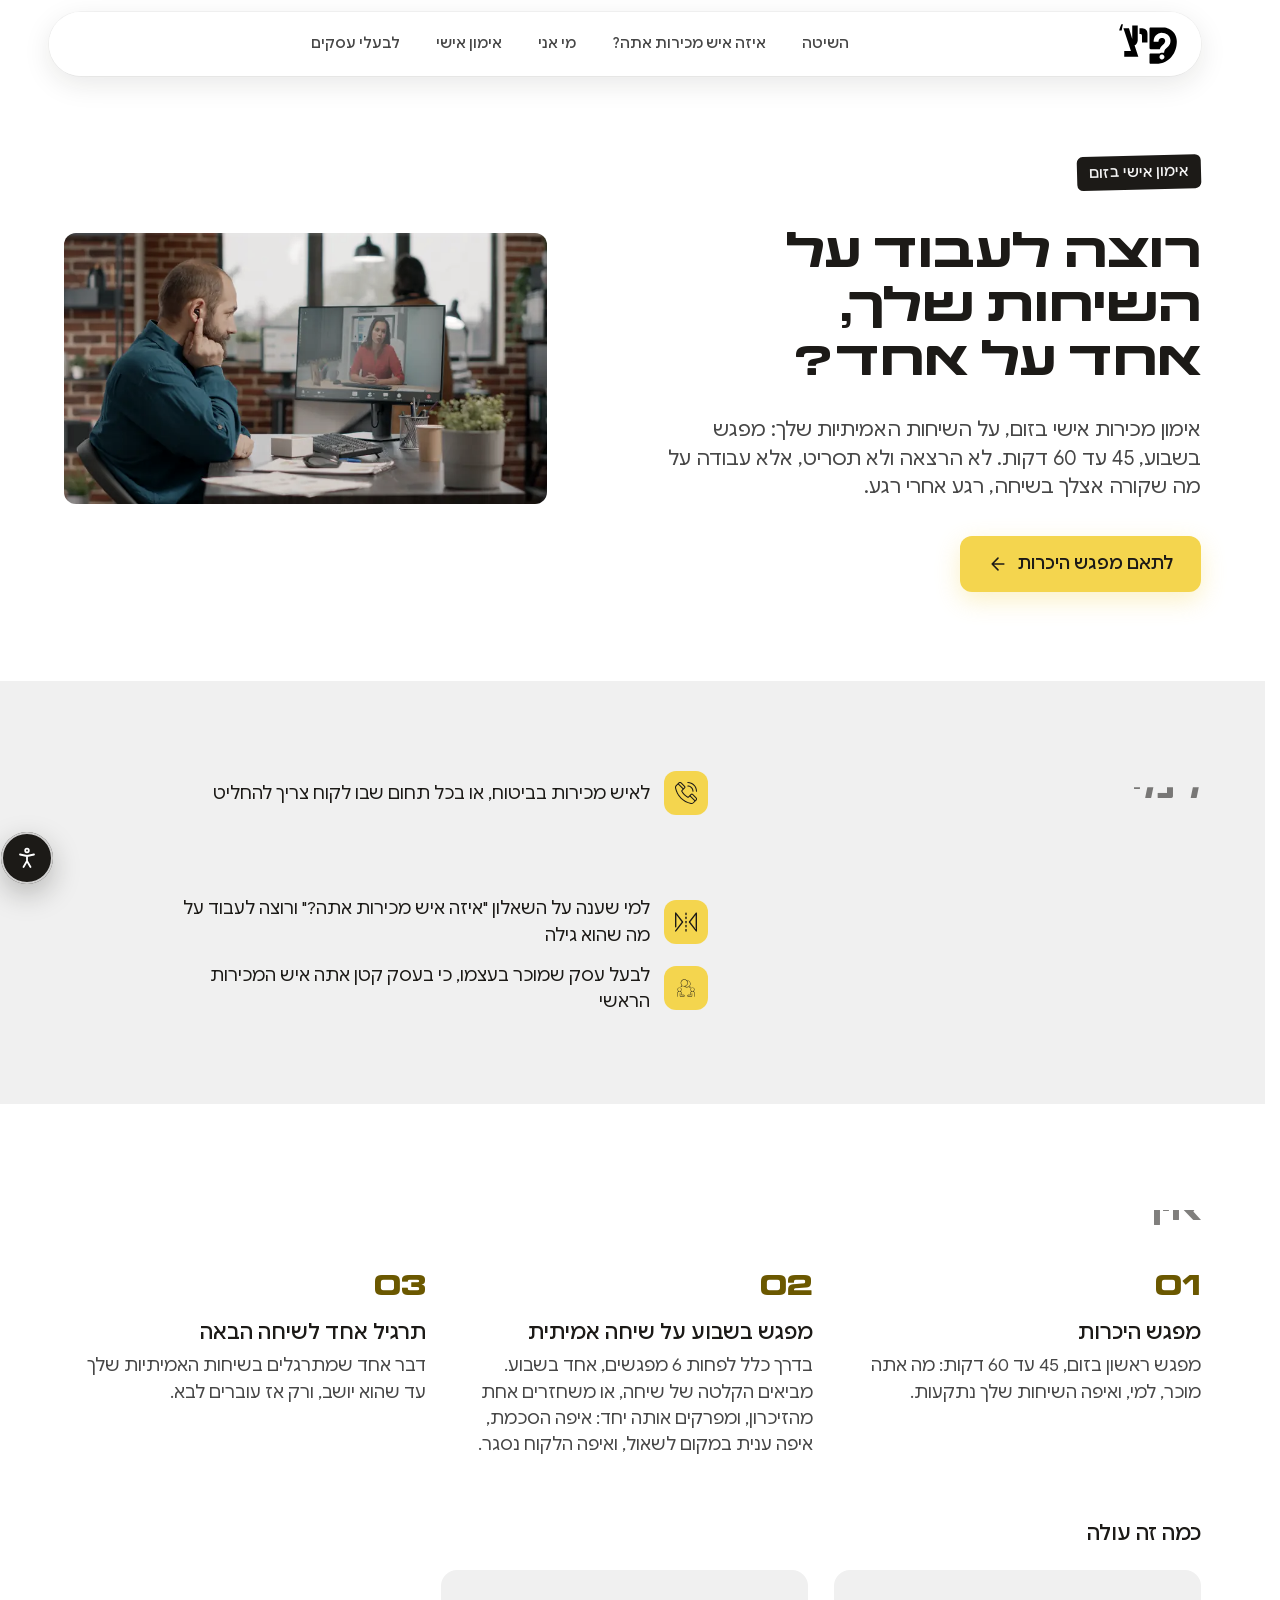
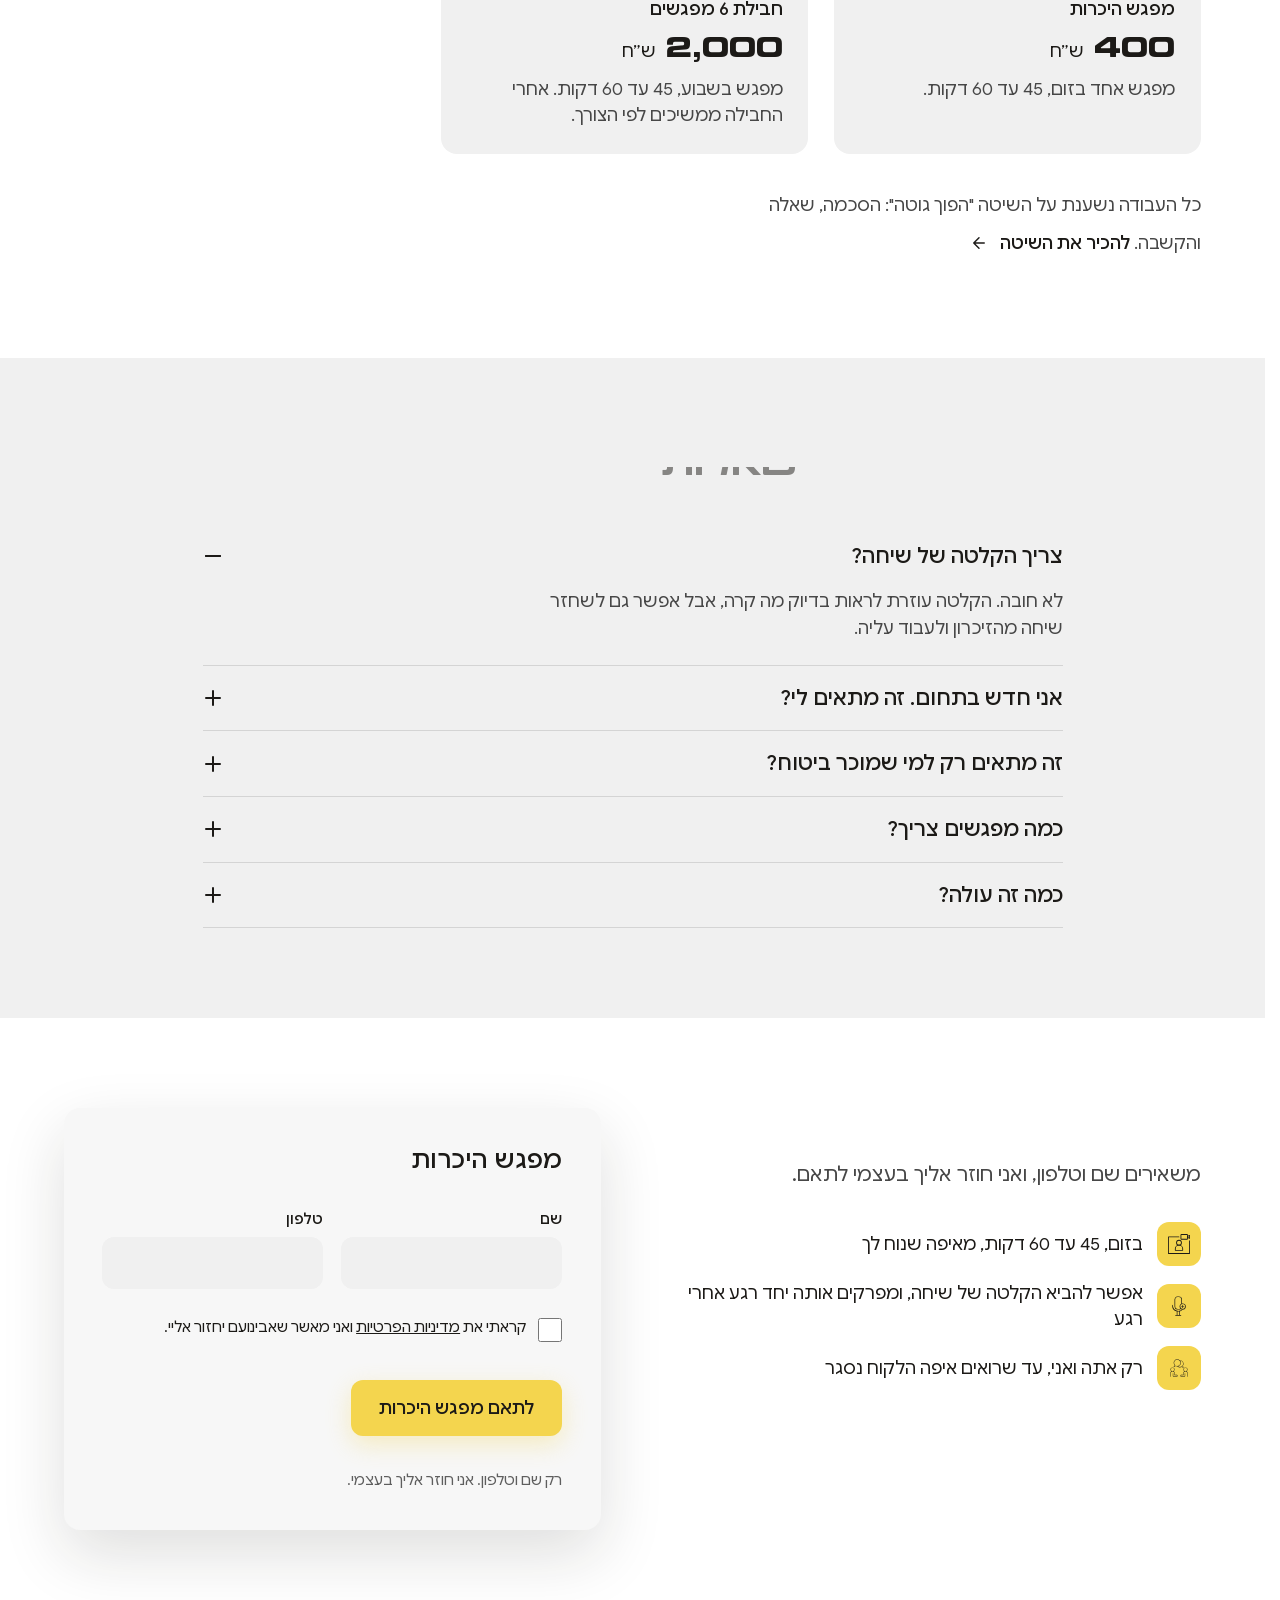
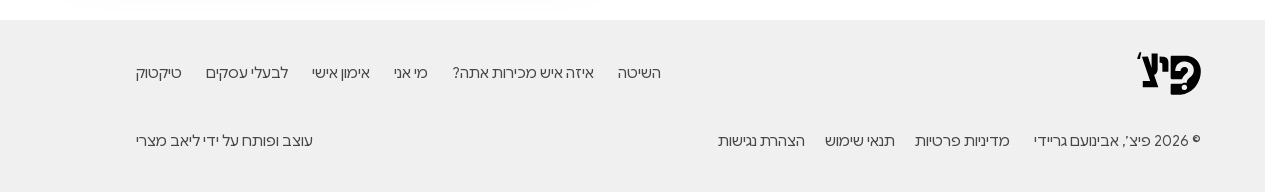
<file: coaching.html>
<!DOCTYPE html>
<html lang="he" dir="rtl">
<head>
<meta charset="utf-8">
<meta name="viewport" content="width=device-width, initial-scale=1">
<meta name="robots" content="noindex, nofollow">
<title>אימון מכירות אישי בזום | אבינועם גריידי</title>
<meta name="description" content="אימון מכירות אחד על אחד בזום, על השיחות האמיתיות שלך. מביאים שיחה, מפרקים אותה יחד, ויוצאים עם תרגיל לשיחה הבאה.">
<link rel="icon" href="images/favicon.svg" type="image/svg+xml">
<link rel="preload" href="fonts/TelAviv-BrutalistBold.woff2" as="font" type="font/woff2" crossorigin>
<link rel="preload" href="fonts/GoogleSans-Hebrew.woff2" as="font" type="font/woff2" crossorigin>
<link rel="stylesheet" href="site.css?v=bdaff19a">
<script>document.documentElement.classList.add("js");if(!matchMedia("(prefers-reduced-motion: reduce)").matches&&!/[?&]edit=1/.test(location.search))document.documentElement.classList.add("open-anim")</script>
</head>
<body data-page="coaching">
<a class="skip" href="#main">דילוג לתוכן</a>
<header class="hd" id="hd">
  <div class="hd-pill">
    <a class="hd-logo" href="index.html" aria-label="פיצ׳, לעמוד הבית"><img src="images/logo.svg" alt="" width="58" height="39"></a>
    <nav class="hd-nav" aria-label="ראשי"><a class="hd-link" href="index.html#method">השיטה</a><a class="hd-link" href="index.html#quiz">איזה איש מכירות אתה?</a><a class="hd-link" href="index.html#about">מי אני</a><a class="hd-link" href="coaching.html">אימון אישי</a><a class="hd-link" href="business.html">לבעלי עסקים</a></nav>
    <button class="burger" type="button" aria-expanded="false" aria-controls="drawer" aria-label="פתיחת התפריט"><span></span><span></span></button>
  </div>
</header>
<div class="drawer" id="drawer" inert>
  <div class="drawer-scrim" data-close></div>
  <nav class="drawer-panel" aria-label="תפריט">
    <div class="drawer-top"><img src="images/logo.svg" alt="פיצ׳" width="58" height="39"><button class="drawer-x" type="button" data-close aria-label="סגירת התפריט"><span></span><span></span></button></div>
    <ul class="drawer-list"><li><a href="index.html#method">השיטה</a></li><li><a href="index.html#quiz">איזה איש מכירות אתה?</a></li><li><a href="index.html#about">מי אני</a></li><li><a href="coaching.html">אימון אישי</a></li><li><a href="business.html">לבעלי עסקים</a></li></ul>
    <div class="drawer-foot"><a class="btn btn-primary btn-block" href="quiz.html">איזה איש מכירות אתה?</a></div>
  </nav>
</div>
<main id="main" tabindex="-1">
<!-- ============ COACHING (/coaching): personal coaching for the salesperson, its own page since 5.10.2026.
     Sessions, length and prices from Avinoam's reply, 5.10.2026: 45 to 60 minutes in Zoom, once a week, usually 6 at least;
     a first session 400, a pack of 6 sessions 2,000 ============ -->
<section class="sec svc-hero" aria-labelledby="ch-h">
  <div class="coach-grid">
    <div class="coach-copy">
      <p class="eyebrow" data-open>אימון אישי בזום</p>
      <h1 id="ch-h" data-open>רוצה לעבוד על השיחות שלך, אחד על אחד?</h1>
      <p class="lead" data-open>אימון מכירות אישי בזום, על השיחות האמיתיות שלך: מפגש בשבוע, 45 עד 60 דקות. לא הרצאה ולא תסריט, אלא עבודה על מה שקורה אצלך בשיחה, רגע אחרי רגע.</p>
      <div class="svc-go" data-open><a class="btn btn-primary btn-lg" href="#form">לתאם מפגש היכרות <svg class="i-arr" viewBox="0 0 24 24" fill="none" stroke="currentColor" stroke-width="1.9" stroke-linecap="round" stroke-linejoin="round" aria-hidden="true"><path d="M19 12H5m7-7-7 7 7 7"/></svg></a></div>
    </div>
    <figure class="gate-media coach-media" data-open><img src="images/gate-coaching-1200.webp" srcset="images/gate-coaching-800.webp 800w, images/gate-coaching-1200.webp 1200w, images/gate-coaching-1920.webp 1920w" sizes="(max-width: 1023px) 92vw, 44vw" alt="אימון אחד על אחד בשיחת וידאו" width="1200" height="675" loading="lazy" decoding="async"></figure>
  </div>
</section>

<section class="sec muted svc-fit" aria-labelledby="cf-h" data-axis="start">
  <div class="head"><h2 id="cf-h">למי זה מתאים</h2></div>
  <ul class="perks svc-perks">
    <li class="rv"><span class="perk-ic"><svg class="ic ic-call" viewBox="0 0 512 512" aria-hidden="true" focusable="false"><path d="M418.354,281.429a36.562,36.562,0,0,0-51.647,0l-56.578,56.578a12.213,12.213,0,0,1-15.232,1.921,367.905,367.905,0,0,1-69.529-53.3,367.957,367.957,0,0,1-53.3-69.528,12.211,12.211,0,0,1,1.922-15.232l56.578-56.578a36.56,36.56,0,0,0,0-51.647L150.857,13.933a47.732,47.732,0,0,0-67.408,0L20.6,76.777a68.566,68.566,0,0,0-18.5,66.068c23.25,95.191,66.418,175.46,128.305,238.575.056.057.11.111.167.167C193.7,443.475,273.965,486.643,369.155,509.892A72.537,72.537,0,0,0,386.379,512c18.171,0,35.364-7.123,48.844-20.6l62.844-62.845a47.733,47.733,0,0,0,0-67.409ZM117.153,24a23.493,23.493,0,0,1,16.734,6.9L213.6,110.616a12.535,12.535,0,0,1,0,17.706l-19.647,19.647-105.3-105.3L100.42,30.9A23.491,23.491,0,0,1,117.153,24Zm301.1,450.425c-11.791,11.793-27.206,16.108-43.4,12.152-90.9-22.2-167.4-63.264-227.382-122.044C88.688,304.554,47.624,228.049,25.423,137.151c-3.956-16.2.36-31.611,12.152-43.4L71.683,59.64l105.3,105.3-19.96,19.96a36.054,36.054,0,0,0-5.6,44.428A391.993,391.993,0,0,0,208.3,303.5c.064.066.13.132.2.2a391.9,391.9,0,0,0,74.176,56.88,36.06,36.06,0,0,0,44.428-5.6l19.96-19.961,105.3,105.3ZM481.1,411.58l-11.766,11.766-105.3-105.3L383.678,298.4a12.534,12.534,0,0,1,17.706,0L481.1,378.112a23.734,23.734,0,0,1,0,33.468ZM512,213.386a12,12,0,0,1-24,0C488,108.958,403.042,24,298.614,24a12,12,0,0,1,0-24C416.275,0,512,95.725,512,213.386ZM298.614,105.569a12,12,0,0,1,0-24c72.684,0,131.817,59.133,131.817,131.817a12,12,0,1,1-24,0A107.94,107.94,0,0,0,298.614,105.569Z"/></svg></span>לאיש מכירות בביטוח, או בכל תחום שבו לקוח צריך להחליט</li>
    <li class="rv"><span class="perk-ic"><svg class="ic ic-time" viewBox="0 0 480 480" aria-hidden="true" focusable="false">
<g>
	<g>
		<path d="M245.656,189.088l-26.512-26.512c-22.577-22.453-35.232-53.007-35.144-84.848c0-4.418-3.582-8-8-8s-8,3.582-8,8
			c-0.098,36.087,14.245,70.713,39.832,96.16l26.512,26.512c3.124,3.123,8.188,3.123,11.312,0
			C248.779,197.276,248.779,192.212,245.656,189.088z"/>
	</g>
</g>
<g>
	<g>
		<path d="M272.168,306.112L245.656,279.6c-3.069-3.178-8.134-3.266-11.312-0.196c-3.178,3.07-3.266,8.134-0.196,11.312
			c0.064,0.067,0.13,0.132,0.196,0.196l26.512,26.512c22.577,22.453,35.232,53.007,35.144,84.848c0,4.418,3.582,8,8,8s8-3.582,8-8
			C312.098,366.185,297.755,331.559,272.168,306.112z"/>
	</g>
</g>
<g>
	<g>
		<path d="M384,464h-24v-24c0-4.418-3.582-8-8-8h-8v-29.728c0.12-44.576-17.596-87.348-49.2-118.784L251.312,240l43.488-43.488
			c31.604-31.436,49.32-74.208,49.2-118.784V48h8c4.418,0,8-3.582,8-8V16h24c4.418,0,8-3.582,8-8s-3.582-8-8-8H96
			c-4.418,0-8,3.582-8,8s3.582,8,8,8h24v24c0,4.418,3.582,8,8,8h8v29.728c-0.12,44.576,17.596,87.348,49.2,118.784L228.688,240
			L185.2,283.488c-31.604,31.436-49.32,74.208-49.2,118.784V432h-8c-4.418,0-8,3.582-8,8v24H96c-4.418,0-8,3.582-8,8s3.582,8,8,8
			h288c4.418,0,8-3.582,8-8S388.418,464,384,464z M136,16h208v16H136V16z M196.512,185.2C167.92,156.756,151.892,118.058,152,77.728
			V48h176v29.728c0.108,40.33-15.92,79.028-44.512,107.472L240,228.688L196.512,185.2z M152,402.272
			c-0.108-40.33,15.92-79.028,44.512-107.472L240,251.312l43.488,43.488c28.592,28.444,44.62,67.142,44.512,107.472V432H152V402.272
			z M344,464H136v-16h208V464z"/>
	</g>
</g>
<g>
</g>
<g>
</g>
<g>
</g>
<g>
</g>
<g>
</g>
<g>
</g>
<g>
</g>
<g>
</g>
<g>
</g>
<g>
</g>
<g>
</g>
<g>
</g>
<g>
</g>
<g>
</g>
<g>
</g>
</svg></span>למי שהשיחות שלו נתקעות באותו מקום: המחיר, "אני צריך לחשוב על זה", השקט שאחרי ההצעה</li>
    <li class="rv"><span class="perk-ic"><svg class="ic ic-reflect" viewBox="0 0 16 16" aria-hidden="true" focusable="false"><g><path d="m.896 1.195c-.13-.17-.355-.238-.558-.168-.201.069-.338.259-.338.473v10c0 .276.224.5.5.5s.5-.224.5-.5v-8.53l3.869 5.03-4.766 6.195c-.168.219-.127.533.092.701.091.07.199.104.305.104.149 0 .298-.067.396-.195l5-6.5c.138-.18.138-.43 0-.609z"/><path d="m15.661 1.027c-.202-.069-.427-.001-.558.168l-5 6.5c-.138.18-.138.43 0 .609l5 6.5c.097.126.245.196.397.196.054 0 .108-.009.161-.027.202-.069.339-.259.339-.473v-13c0-.214-.137-.404-.339-.473zm-.661 12.003-3.869-5.03 3.869-5.03z"/><path d="m8 1c-.276 0-.5.224-.5.5v1c0 .276.224.5.5.5s.5-.224.5-.5v-1c0-.276-.224-.5-.5-.5z"/><path d="m8 4c-.276 0-.5.224-.5.5v1c0 .276.224.5.5.5s.5-.224.5-.5v-1c0-.276-.224-.5-.5-.5z"/><path d="m8 7c-.276 0-.5.224-.5.5v1c0 .276.224.5.5.5s.5-.224.5-.5v-1c0-.276-.224-.5-.5-.5z"/><path d="m8 10c-.276 0-.5.224-.5.5v1c0 .276.224.5.5.5s.5-.224.5-.5v-1c0-.276-.224-.5-.5-.5z"/><path d="m8 13c-.276 0-.5.224-.5.5v1c0 .276.224.5.5.5s.5-.224.5-.5v-1c0-.276-.224-.5-.5-.5z"/></g></svg></span>למי שענה על השאלון "איזה איש מכירות אתה?" ורוצה לעבוד על מה שהוא גילה</li>
    <li class="rv"><span class="perk-ic"><svg class="ic ic-oneone" viewBox="0 0 100 100" aria-hidden="true" focusable="false"><g><path d="m89.995 73.522c-.221-2.27-1.049-4.258-2.396-5.748-.981-1.085-2.252-1.927-3.701-2.493 3.007-1.61 5.058-4.781 5.058-8.424 0-5.266-4.285-9.551-9.552-9.551-5.266 0-9.55 4.285-9.55 9.551 0 3.643 2.051 6.814 5.058 8.424-1.45.566-2.721 1.408-3.702 2.493-1.347 1.49-2.175 3.478-2.4 5.842v7.08h-7.754c-2.556 0-4.635 2.087-4.635 4.652s2.079 4.652 4.635 4.652h12.403c1.221 0 2.415-.495 3.285-1.365.871-.891 1.35-2.058 1.35-3.287v-10.083c0-.539-.437-.976-.976-.976s-.976.437-.976.976v10.083c0 .716-.282 1.399-.786 1.915-.499.499-1.192.786-1.898.786h-12.402c-1.48 0-2.684-1.211-2.684-2.701s1.204-2.701 2.684-2.701h8.727.001.001c.539 0 .976-.437.976-.976l-.005-7.96c.126-1.291.558-3.142 1.902-4.628 1.514-1.674 4.036-2.674 6.747-2.674h.001c2.711 0 5.232 1 6.745 2.674 1.345 1.487 1.777 3.338 1.898 4.534v15.408c0 .539.437.976.976.976s.975-.438.975-.977zm-18.19-16.665c0-4.191 3.41-7.6 7.599-7.6 4.191 0 7.6 3.409 7.6 7.6s-3.41 7.6-7.6 7.6c-4.189.001-7.599-3.409-7.599-7.6z"/><path d="m38.944 80.696h-7.754l-.004-7.174c-.22-2.27-1.048-4.257-2.395-5.748-.981-1.085-2.253-1.927-3.703-2.493 3.007-1.61 5.058-4.781 5.058-8.424 0-5.266-4.285-9.551-9.55-9.551-5.267 0-9.552 4.285-9.552 9.551 0 3.643 2.051 6.814 5.058 8.424-1.45.566-2.72 1.408-3.701 2.493-1.347 1.489-2.175 3.478-2.401 5.842v15.408c0 .539.437.976.976.976s.976-.437.976-.976l-.005-15.313c.126-1.291.558-3.142 1.903-4.628 1.513-1.674 4.035-2.674 6.745-2.674s5.234 1 6.748 2.674c1.344 1.487 1.776 3.338 1.897 4.534v8.055c0 .539.437.976.976.976h.001s.001 0 .001 0h8.727c1.48 0 2.684 1.211 2.684 2.701s-1.204 2.701-2.684 2.701h-12.404c-.706 0-1.399-.286-1.89-.778-.512-.524-.794-1.207-.794-1.923v-10.084c0-.539-.437-.976-.976-.976s-.976.437-.976.976v10.083c0 1.229.479 2.396 1.358 3.295.863.862 2.057 1.357 3.278 1.357h12.403c2.556 0 4.635-2.087 4.635-4.652s-2.079-4.652-4.635-4.652zm-25.949-23.839c0-4.191 3.41-7.6 7.6-7.6s7.599 3.409 7.599 7.6-3.41 7.6-7.599 7.6c-4.19.001-7.6-3.409-7.6-7.6z"/><path d="m69.366 49.294c.133.064.277.095.419.095.241 0 .479-.09.663-.26.293-.271.391-.694.246-1.067l-3.006-7.771c2.012-2.798 3.072-6.089 3.072-9.555 0-9.066-7.37-16.442-16.429-16.442-.329 0-.659.027-.989.05-2.926-2.689-6.814-4.344-11.091-4.344-9.061 0-16.433 7.374-16.433 16.438 0 3.478 1.061 6.772 3.074 9.565l-3.008 7.766c-.145.373-.047.796.246 1.068.184.171.422.26.663.26.142 0 .286-.031.42-.095l7.887-3.765c2.21 1.07 4.671 1.634 7.149 1.634.328 0 .649-.03.972-.049 3.034 2.795 6.956 4.342 11.109 4.342 2.517 0 4.916-.549 7.14-1.632zm-33.801-10.009c-.272-.143-.595-.148-.873-.016l-6.101 2.913 2.316-5.978c.123-.319.071-.679-.137-.949-1.963-2.54-3.001-5.589-3.001-8.817 0-7.988 6.496-14.487 14.482-14.487 7.988 0 14.487 6.499 14.487 14.487 0 7.985-6.499 14.482-14.487 14.482-2.331 0-4.642-.566-6.686-1.635zm25.441 4.297c-2.064 1.082-4.309 1.631-6.674 1.631-3.086 0-6.023-.975-8.474-2.753 7.332-1.65 12.831-8.2 12.831-16.022 0-3.832-1.329-7.354-3.536-10.153 7.6.43 13.657 6.737 13.657 14.45 0 3.216-1.037 6.263-2.998 8.81-.207.27-.259.629-.136.947l2.315 5.985-6.112-2.912c-.276-.131-.6-.126-.873.017z"/></g></svg></span>לבעל עסק שמוכר בעצמו, כי בעסק קטן אתה איש המכירות הראשי</li>
  </ul>
</section>

<section class="sec svc-steps" aria-labelledby="cs-h" data-axis="start">
  <div class="head"><h2 id="cs-h">איך נראה אימון</h2></div>
  <ol class="steps">
    <li class="rv"><span class="steps-n" aria-hidden="true">01</span><div><h3>מפגש היכרות</h3><p>מפגש ראשון בזום, 45 עד 60 דקות: מה אתה מוכר, למי, ואיפה השיחות שלך נתקעות.</p></div></li>
    <li class="rv"><span class="steps-n" aria-hidden="true">02</span><div><h3>מפגש בשבוע על שיחה אמיתית</h3><p>בדרך כלל לפחות 6 מפגשים, אחד בשבוע. מביאים הקלטה של שיחה, או משחזרים אחת מהזיכרון, ומפרקים אותה יחד: איפה הסכמת, איפה ענית במקום לשאול, ואיפה הלקוח נסגר.</p></div></li>
    <li class="rv"><span class="steps-n" aria-hidden="true">03</span><div><h3>תרגיל אחד לשיחה הבאה</h3><p>דבר אחד שמתרגלים בשיחות האמיתיות שלך עד שהוא יושב, ורק אז עוברים לבא.</p></div></li>
  </ol>
  <h3 class="prices-h rv" id="cp-h">כמה זה עולה</h3>
  <ul class="prices" aria-labelledby="cp-h">
    <li class="price rv"><h4>מפגש היכרות</h4><p class="price-n"><b>400</b> ש״ח</p><p>מפגש אחד בזום, 45 עד 60 דקות.</p></li>
    <li class="price rv"><h4>חבילת 6 מפגשים</h4><p class="price-n"><b>2,000</b> ש״ח</p><p>מפגש בשבוע, 45 עד 60 דקות. אחרי החבילה ממשיכים לפי הצורך.</p></li>
  </ul>
  <p class="svc-method rv">כל העבודה נשענת על השיטה "הפוך גוטה": הסכמה, שאלה והקשבה. <a class="link-arrow" href="index.html#method">להכיר את השיטה <svg class="i-arr" viewBox="0 0 24 24" fill="none" stroke="currentColor" stroke-width="1.9" stroke-linecap="round" stroke-linejoin="round" aria-hidden="true"><path d="M19 12H5m7-7-7 7 7 7"/></svg></a></p>
</section>

<section class="sec faq muted" aria-labelledby="cq-h">
  <div class="faq-in">
    <h2 id="cq-h">שאלות על האימון</h2>
    <div class="acc">
      <div class="acc-i rv"><h3><button type="button" aria-expanded="true" aria-controls="cq-1" id="cq-1-b">צריך הקלטה של שיחה?<i aria-hidden="true"></i></button></h3>
        <div class="acc-p" id="cq-1" role="region" aria-labelledby="cq-1-b"><div><p>לא חובה. הקלטה עוזרת לראות בדיוק מה קרה, אבל אפשר גם לשחזר שיחה מהזיכרון ולעבוד עליה.</p></div></div></div>
      <div class="acc-i rv"><h3><button type="button" aria-expanded="false" aria-controls="cq-2" id="cq-2-b">אני חדש בתחום. זה מתאים לי?<i aria-hidden="true"></i></button></h3>
        <div class="acc-p" id="cq-2" role="region" aria-labelledby="cq-2-b"><div><p>כן. בהתחלה קל יותר לבנות הרגלים נכונים מאשר לשבור הרגלים ישנים אחר כך.</p></div></div></div>
      <div class="acc-i rv"><h3><button type="button" aria-expanded="false" aria-controls="cq-3" id="cq-3-b">זה מתאים רק למי שמוכר ביטוח?<i aria-hidden="true"></i></button></h3>
        <div class="acc-p" id="cq-3" role="region" aria-labelledby="cq-3-b"><div><p>לא. ההתמחות שלי היא ביטוחי בריאות וחיים, אבל השיטה נבנתה מתוך עבודה ב-4 תחומים, והיא עובדת בכל שיחה שבה יש לקוח שצריך להחליט.</p></div></div></div>
      <div class="acc-i rv"><h3><button type="button" aria-expanded="false" aria-controls="cq-5" id="cq-5-b">כמה מפגשים צריך?<i aria-hidden="true"></i></button></h3>
        <div class="acc-p" id="cq-5" role="region" aria-labelledby="cq-5-b"><div><p>בדרך כלל לפחות 6, מפגש אחד בשבוע. אחרי זה ממשיכים לפי הצורך ולפי מה שאתה רוצה להשיג.</p></div></div></div>
      <div class="acc-i rv"><h3><button type="button" aria-expanded="false" aria-controls="cq-4" id="cq-4-b">כמה זה עולה?<i aria-hidden="true"></i></button></h3>
        <div class="acc-p" id="cq-4" role="region" aria-labelledby="cq-4-b"><div><p>מפגש היכרות עולה 400 ש״ח, וחבילה של 6 מפגשים עולה 2,000 ש״ח.</p></div></div></div>
    </div>
  </div>
</section>

<section class="sec svc-form" id="form" aria-labelledby="cform-h" data-cta-end data-axis="start">
  <div class="svc-form-in">
    <div class="head"><h2 id="cform-h">נתחיל במפגש היכרות</h2><p class="lead rv">משאירים שם וטלפון, ואני חוזר אליך בעצמי לתאם.</p>
      <ul class="perks">
        <li class="rv"><span class="perk-ic"><svg class="ic ic-video" viewBox="0 0 256 256" aria-hidden="true" focusable="false"><path d="m128 242.99h-123a5 5 0 0 1 -5-5v-192.38a5 5 0 0 1 5-5h123a5 5 0 0 1 0 10h-118v182.38h118a5 5 0 0 1 0 10z"/><path d="m251 242.99h-123a5 5 0 0 1 0-10h118v-143.87a5 5 0 0 1 10 0v148.87a5 5 0 0 1 -5 5z"/><path d="m128 146.905a33.692 33.692 0 1 1 33.692-33.692 33.73 33.73 0 0 1 -33.692 33.692zm0-57.384a23.692 23.692 0 1 0 23.692 23.692 23.719 23.719 0 0 0 -23.692-23.692z"/><path d="m171.037 207.159h-86.077a5 5 0 0 1 -5-5v-17.215a48.039 48.039 0 1 1 96.077 0v17.215a5 5 0 0 1 -5 5zm-81.077-10h76.077v-12.215a38.039 38.039 0 1 0 -76.077 0z"/><path d="m221.037 78.21h-64.337a11.214 11.214 0 0 1 -11.2-11.2v-42.8a11.214 11.214 0 0 1 11.2-11.2h64.335a11.214 11.214 0 0 1 11.2 11.2v42.8a11.214 11.214 0 0 1 -11.198 11.2zm-64.337-55.2a1.2 1.2 0 0 0 -1.2 1.2v42.8a1.2 1.2 0 0 0 1.2 1.2h64.335a1.2 1.2 0 0 0 1.2-1.2v-42.8a1.2 1.2 0 0 0 -1.2-1.2z"/><path d="m251 68.043a4.991 4.991 0 0 1 -2.283-.552l-23.761-12.191a5 5 0 0 1 -2.717-4.448v-11.092a5 5 0 0 1 2.81-4.494l23.759-11.577a5 5 0 0 1 7.19 4.5v34.854a5 5 0 0 1 -5 5zm-18.759-20.25 13.759 7.063v-18.674l-13.759 6.7z"/></svg></span>בזום, 45 עד 60 דקות, מאיפה שנוח לך</li>
        <li class="rv"><span class="perk-ic"><svg class="ic ic-mic" viewBox="0 0 64 64" aria-hidden="true" focusable="false"><g fill="currentColor"><path d="m51.80762 33.46484a9.046 9.046 0 0 0 -11.15535-8.75677l.00007-11.70807a9.01057 9.01057 0 0 0 -9.00048-9h-3.71973a9.01016 9.01016 0 0 0 -9 9v20.49023a9.01015 9.01015 0 0 0 9 9h3.71973a8.92053 8.92053 0 0 0 5.56848-1.93969 8.98977 8.98977 0 0 0 3.16491 1.60146c-10.32539 9.59276-27.06617 1.49135-26.19325-12.54183a1.0002 1.0002 0 0 0 -2.00014.00023 17.72807 17.72807 0 0 0 13.27697 18.15042l-.00008 10.23918h-3.62549a1.00012 1.00012 0 0 0 0 2h15.8208a1.00018 1.00018 0 0 0 -.00006-2h-3.55658v-10.23071a17.4622 17.4622 0 0 0 8.77789-5.288 9.02888 9.02888 0 0 0 8.92231-9.01645zm-23.87549 7.02539a7.00818 7.00818 0 0 1 -7-7v-20.49023a7.00818 7.00818 0 0 1 7-7h3.71973a7.00859 7.00859 0 0 1 7.00048 7v12.45441a9.00063 9.00063 0 0 0 -2.87707 13.67614c-1.98191 1.72602-5.41222 1.33145-7.84314 1.35968zm4.17529 17.50586h-4.63867v-9.84741a16.32094 16.32094 0 0 0 4.63867.00291zm10.67871-17.50976a7.02891 7.02891 0 0 1 -7.02148-7.02149c.32953-9.29433 13.71483-9.292 14.043.00012a7.02889 7.02889 0 0 1 -7.02152 7.02137z"/><path d="m46.60156 32.46484h-2.81543v-2.81543a1 1 0 0 0 -2 0v2.81543h-2.81543a1 1 0 0 0 0 2h2.81543v2.81543a1 1 0 0 0 2 0v-2.81543h2.81543a1.00019 1.00019 0 0 0 0-2z"/></g></svg></span>אפשר להביא הקלטה של שיחה, ומפרקים אותה יחד רגע אחרי רגע</li>
        <li class="rv"><span class="perk-ic"><svg class="ic ic-oneone" viewBox="0 0 100 100" aria-hidden="true" focusable="false"><g><path d="m89.995 73.522c-.221-2.27-1.049-4.258-2.396-5.748-.981-1.085-2.252-1.927-3.701-2.493 3.007-1.61 5.058-4.781 5.058-8.424 0-5.266-4.285-9.551-9.552-9.551-5.266 0-9.55 4.285-9.55 9.551 0 3.643 2.051 6.814 5.058 8.424-1.45.566-2.721 1.408-3.702 2.493-1.347 1.49-2.175 3.478-2.4 5.842v7.08h-7.754c-2.556 0-4.635 2.087-4.635 4.652s2.079 4.652 4.635 4.652h12.403c1.221 0 2.415-.495 3.285-1.365.871-.891 1.35-2.058 1.35-3.287v-10.083c0-.539-.437-.976-.976-.976s-.976.437-.976.976v10.083c0 .716-.282 1.399-.786 1.915-.499.499-1.192.786-1.898.786h-12.402c-1.48 0-2.684-1.211-2.684-2.701s1.204-2.701 2.684-2.701h8.727.001.001c.539 0 .976-.437.976-.976l-.005-7.96c.126-1.291.558-3.142 1.902-4.628 1.514-1.674 4.036-2.674 6.747-2.674h.001c2.711 0 5.232 1 6.745 2.674 1.345 1.487 1.777 3.338 1.898 4.534v15.408c0 .539.437.976.976.976s.975-.438.975-.977zm-18.19-16.665c0-4.191 3.41-7.6 7.599-7.6 4.191 0 7.6 3.409 7.6 7.6s-3.41 7.6-7.6 7.6c-4.189.001-7.599-3.409-7.599-7.6z"/><path d="m38.944 80.696h-7.754l-.004-7.174c-.22-2.27-1.048-4.257-2.395-5.748-.981-1.085-2.253-1.927-3.703-2.493 3.007-1.61 5.058-4.781 5.058-8.424 0-5.266-4.285-9.551-9.55-9.551-5.267 0-9.552 4.285-9.552 9.551 0 3.643 2.051 6.814 5.058 8.424-1.45.566-2.72 1.408-3.701 2.493-1.347 1.489-2.175 3.478-2.401 5.842v15.408c0 .539.437.976.976.976s.976-.437.976-.976l-.005-15.313c.126-1.291.558-3.142 1.903-4.628 1.513-1.674 4.035-2.674 6.745-2.674s5.234 1 6.748 2.674c1.344 1.487 1.776 3.338 1.897 4.534v8.055c0 .539.437.976.976.976h.001s.001 0 .001 0h8.727c1.48 0 2.684 1.211 2.684 2.701s-1.204 2.701-2.684 2.701h-12.404c-.706 0-1.399-.286-1.89-.778-.512-.524-.794-1.207-.794-1.923v-10.084c0-.539-.437-.976-.976-.976s-.976.437-.976.976v10.083c0 1.229.479 2.396 1.358 3.295.863.862 2.057 1.357 3.278 1.357h12.403c2.556 0 4.635-2.087 4.635-4.652s-2.079-4.652-4.635-4.652zm-25.949-23.839c0-4.191 3.41-7.6 7.6-7.6s7.599 3.409 7.599 7.6-3.41 7.6-7.599 7.6c-4.19.001-7.6-3.409-7.6-7.6z"/><path d="m69.366 49.294c.133.064.277.095.419.095.241 0 .479-.09.663-.26.293-.271.391-.694.246-1.067l-3.006-7.771c2.012-2.798 3.072-6.089 3.072-9.555 0-9.066-7.37-16.442-16.429-16.442-.329 0-.659.027-.989.05-2.926-2.689-6.814-4.344-11.091-4.344-9.061 0-16.433 7.374-16.433 16.438 0 3.478 1.061 6.772 3.074 9.565l-3.008 7.766c-.145.373-.047.796.246 1.068.184.171.422.26.663.26.142 0 .286-.031.42-.095l7.887-3.765c2.21 1.07 4.671 1.634 7.149 1.634.328 0 .649-.03.972-.049 3.034 2.795 6.956 4.342 11.109 4.342 2.517 0 4.916-.549 7.14-1.632zm-33.801-10.009c-.272-.143-.595-.148-.873-.016l-6.101 2.913 2.316-5.978c.123-.319.071-.679-.137-.949-1.963-2.54-3.001-5.589-3.001-8.817 0-7.988 6.496-14.487 14.482-14.487 7.988 0 14.487 6.499 14.487 14.487 0 7.985-6.499 14.482-14.487 14.482-2.331 0-4.642-.566-6.686-1.635zm25.441 4.297c-2.064 1.082-4.309 1.631-6.674 1.631-3.086 0-6.023-.975-8.474-2.753 7.332-1.65 12.831-8.2 12.831-16.022 0-3.832-1.329-7.354-3.536-10.153 7.6.43 13.657 6.737 13.657 14.45 0 3.216-1.037 6.263-2.998 8.81-.207.27-.259.629-.136.947l2.315 5.985-6.112-2.912c-.276-.131-.6-.126-.873.017z"/></g></svg></span>רק אתה ואני, עד שרואים איפה הלקוח נסגר</li>
      </ul></div>
    <div class="form-card coach-form" data-state="idle">
      <h3 class="form-h">מפגש היכרות</h3>
      <form class="lead-form" data-form="talk" novalidate>
        <div class="sum" data-summary tabindex="-1" role="alert"><div><div class="sum-in"><b data-sum-count></b><ul></ul></div></div></div>
        <input type="hidden" name="kind" value="coaching">
        <div class="f-row">
          <div class="f"><label for="c-name">שם</label><div class="f-in"><input id="c-name" name="name" type="text" autocomplete="name" data-v="name" required aria-describedby="c-name-e"><svg class="tick" viewBox="0 0 24 24" fill="none" stroke="currentColor" stroke-width="2.4" stroke-linecap="round" stroke-linejoin="round" aria-hidden="true"><path d="M5 12.5l4.5 4.5L19 7.5"/></svg></div><div class="f-err" id="c-name-e"><p></p></div></div>
          <div class="f"><label for="c-phone">טלפון</label><div class="f-in"><input id="c-phone" name="phone" type="tel" inputmode="tel" autocomplete="tel" dir="ltr" data-v="phone" required aria-describedby="c-phone-e"><svg class="tick" viewBox="0 0 24 24" fill="none" stroke="currentColor" stroke-width="2.4" stroke-linecap="round" stroke-linejoin="round" aria-hidden="true"><path d="M5 12.5l4.5 4.5L19 7.5"/></svg></div><div class="f-err" id="c-phone-e"><p></p></div></div>
        </div>
        <label class="consent"><input type="checkbox" name="consent" data-v="consent"><span>קראתי את <a href="privacy.html">מדיניות הפרטיות</a> ואני מאשר שאבינועם יחזור אליי.</span></label>
      <div class="consent-err f-err"><p></p></div>
        <button class="btn btn-primary btn-lg send" type="submit"><span class="spin" aria-hidden="true"></span><span data-lab>לתאם מפגש היכרות</span></button>
        <div class="panel" data-panel role="status"><div><div class="panel-in"><p><svg class="ring-cd" viewBox="0 0 20 20" aria-hidden="true"><circle cx="10" cy="10" r="8"/></svg><span data-msg></span></p><p data-sub></p></div></div></div>
      </form>
      <p class="form-foot">רק שם וטלפון. אני חוזר אליך בעצמי.</p>
    </div>
  </div>
</section>

</main>
<footer class="ft" data-cta-end>
  <div class="ft-row">
    <a class="ft-logo" href="index.html" aria-label="פיצ׳, לעמוד הבית"><img src="images/logo.svg" alt="" width="64" height="43" loading="lazy"></a>
    <nav class="ft-nav" aria-label="ניווט תחתון"><a href="index.html#method">השיטה</a><a href="index.html#quiz">איזה איש מכירות אתה?</a><a href="index.html#about">מי אני</a><a href="coaching.html">אימון אישי</a><a href="business.html">לבעלי עסקים</a><a href="https://www.tiktok.com/@avinoamgraydi" target="_blank" rel="noopener">טיקטוק</a></nav>
  </div>
  <div class="ft-legal">
    <p>© <span data-year>2026</span> פיצ׳, אבינועם גריידי</p>
    <nav aria-label="מסמכים"><a href="privacy.html">מדיניות פרטיות</a><a href="terms.html">תנאי שימוש</a><a href="accessibility.html">הצהרת נגישות</a></nav>
    <p class="ft-credit"><a href="https://liavmatzri.co.il" target="_blank" rel="noopener">עוצב ופותח על ידי ליאב מצרי</a></p>
  </div>
</footer>
<div class="fabs">
  <a class="fab fab-a11y" href="accessibility.html" aria-label="נגישות"><svg viewBox="0 0 24 24" fill="none" stroke="currentColor" stroke-width="1.8" stroke-linecap="round" stroke-linejoin="round" aria-hidden="true"><circle cx="12" cy="4.5" r="1.8"/><path d="M5 8.5l7 1.5 7-1.5M12 10v5m0 0-3.5 6M12 15l3.5 6"/></svg></a>
</div>
<script src="vendor/gsap.min.js" defer></script>
<script src="vendor/ScrollTrigger.min.js" defer></script>
<script src="vendor/DrawSVGPlugin.min.js" defer></script>
<script src="vendor/SplitText.min.js" defer></script>
<script src="a11y.js?v=bdaff19a" defer></script>
<script src="site.js?v=bdaff19a" defer></script>
</body>
</html>
</file>
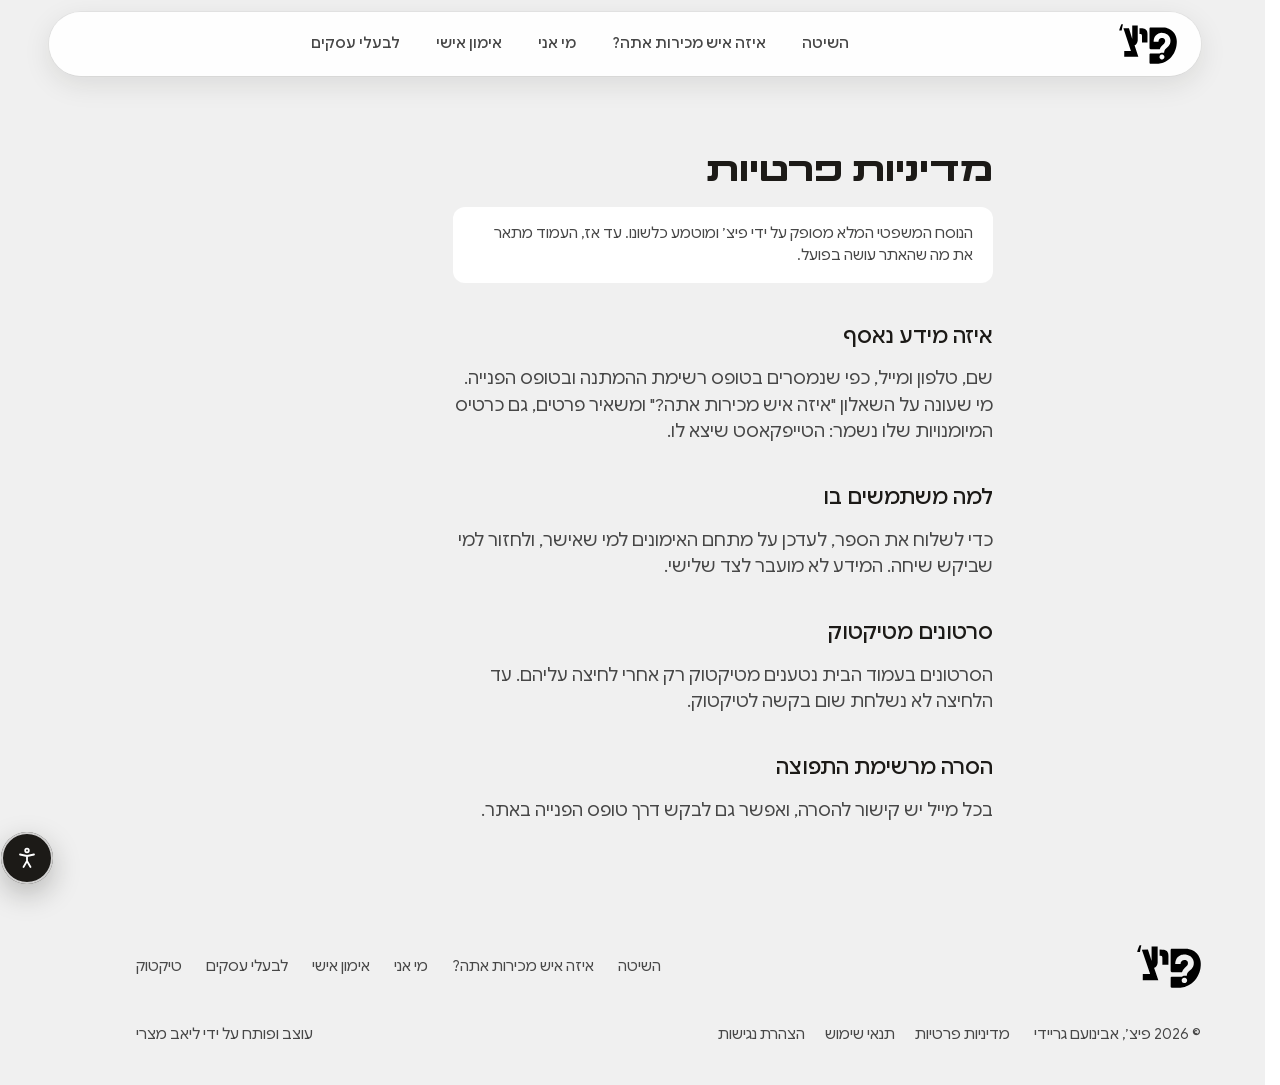
<file: privacy.html>
<!DOCTYPE html>
<html lang="he" dir="rtl">
<head>
<meta charset="utf-8">
<meta name="viewport" content="width=device-width, initial-scale=1">
<meta name="robots" content="noindex, nofollow">
<title>מדיניות פרטיות | פיצ׳</title>
<meta name="description" content="מדיניות הפרטיות של פיצ׳.">
<link rel="icon" href="images/favicon.svg" type="image/svg+xml">
<link rel="preload" href="fonts/TelAviv-BrutalistBold.woff2" as="font" type="font/woff2" crossorigin>
<link rel="preload" href="fonts/GoogleSans-Hebrew.woff2" as="font" type="font/woff2" crossorigin>
<link rel="stylesheet" href="site.css?v=bdaff19a">
<script>document.documentElement.classList.add("js");if(!matchMedia("(prefers-reduced-motion: reduce)").matches&&!/[?&]edit=1/.test(location.search))document.documentElement.classList.add("open-anim")</script>
</head>
<body data-page="privacy">
<a class="skip" href="#main">דילוג לתוכן</a>
<header class="hd" id="hd">
  <div class="hd-pill">
    <a class="hd-logo" href="index.html" aria-label="פיצ׳, לעמוד הבית"><img src="images/logo.svg" alt="" width="58" height="39"></a>
    <nav class="hd-nav" aria-label="ראשי"><a class="hd-link" href="index.html#method">השיטה</a><a class="hd-link" href="index.html#quiz">איזה איש מכירות אתה?</a><a class="hd-link" href="index.html#about">מי אני</a><a class="hd-link" href="coaching.html">אימון אישי</a><a class="hd-link" href="business.html">לבעלי עסקים</a></nav>
    <button class="burger" type="button" aria-expanded="false" aria-controls="drawer" aria-label="פתיחת התפריט"><span></span><span></span></button>
  </div>
</header>
<div class="drawer" id="drawer" inert>
  <div class="drawer-scrim" data-close></div>
  <nav class="drawer-panel" aria-label="תפריט">
    <div class="drawer-top"><img src="images/logo.svg" alt="פיצ׳" width="58" height="39"><button class="drawer-x" type="button" data-close aria-label="סגירת התפריט"><span></span><span></span></button></div>
    <ul class="drawer-list"><li><a href="index.html#method">השיטה</a></li><li><a href="index.html#quiz">איזה איש מכירות אתה?</a></li><li><a href="index.html#about">מי אני</a></li><li><a href="coaching.html">אימון אישי</a></li><li><a href="business.html">לבעלי עסקים</a></li></ul>
    <div class="drawer-foot"><a class="btn btn-primary btn-block" href="quiz.html">איזה איש מכירות אתה?</a></div>
  </nav>
</div>
<main id="main" tabindex="-1">
<section class="page-sec legal" aria-labelledby="lg-h">
  <div class="legal-in">
    <h1 id="lg-h" data-open>מדיניות פרטיות</h1>
    <p class="legal-note" data-open>הנוסח המשפטי המלא מסופק על ידי פיצ׳ ומוטמע כלשונו. עד אז, העמוד מתאר את מה שהאתר עושה בפועל.</p>
    <h2>איזה מידע נאסף</h2>
    <p>שם, טלפון ומייל, כפי שנמסרים בטופס רשימת ההמתנה ובטופס הפנייה. מי שעונה על השאלון "איזה איש מכירות אתה?" ומשאיר פרטים, גם כרטיס המיומנויות שלו נשמר: הטייפקאסט שיצא לו.</p>
    <h2>למה משתמשים בו</h2>
    <p>כדי לשלוח את הספר, לעדכן על מתחם האימונים למי שאישר, ולחזור למי שביקש שיחה. המידע לא מועבר לצד שלישי.</p>
    <h2>סרטונים מטיקטוק</h2>
    <p>הסרטונים בעמוד הבית נטענים מטיקטוק רק אחרי לחיצה עליהם. עד הלחיצה לא נשלחת שום בקשה לטיקטוק.</p>
    <h2>הסרה מרשימת התפוצה</h2>
    <p>בכל מייל יש קישור להסרה, ואפשר גם לבקש דרך טופס הפנייה באתר.</p>
  </div>
</section>

</main>
<footer class="ft" data-cta-end>
  <div class="ft-row">
    <a class="ft-logo" href="index.html" aria-label="פיצ׳, לעמוד הבית"><img src="images/logo.svg" alt="" width="64" height="43" loading="lazy"></a>
    <nav class="ft-nav" aria-label="ניווט תחתון"><a href="index.html#method">השיטה</a><a href="index.html#quiz">איזה איש מכירות אתה?</a><a href="index.html#about">מי אני</a><a href="coaching.html">אימון אישי</a><a href="business.html">לבעלי עסקים</a><a href="https://www.tiktok.com/@avinoamgraydi" target="_blank" rel="noopener">טיקטוק</a></nav>
  </div>
  <div class="ft-legal">
    <p>© <span data-year>2026</span> פיצ׳, אבינועם גריידי</p>
    <nav aria-label="מסמכים"><a href="privacy.html">מדיניות פרטיות</a><a href="terms.html">תנאי שימוש</a><a href="accessibility.html">הצהרת נגישות</a></nav>
    <p class="ft-credit"><a href="https://liavmatzri.co.il" target="_blank" rel="noopener">עוצב ופותח על ידי ליאב מצרי</a></p>
  </div>
</footer>
<div class="fabs">
  <a class="fab fab-a11y" href="accessibility.html" aria-label="נגישות"><svg viewBox="0 0 24 24" fill="none" stroke="currentColor" stroke-width="1.8" stroke-linecap="round" stroke-linejoin="round" aria-hidden="true"><circle cx="12" cy="4.5" r="1.8"/><path d="M5 8.5l7 1.5 7-1.5M12 10v5m0 0-3.5 6M12 15l3.5 6"/></svg></a>
</div>
<script src="vendor/gsap.min.js" defer></script>
<script src="vendor/ScrollTrigger.min.js" defer></script>
<script src="vendor/DrawSVGPlugin.min.js" defer></script>
<script src="vendor/SplitText.min.js" defer></script>
<script src="a11y.js?v=bdaff19a" defer></script>
<script src="site.js?v=bdaff19a" defer></script>
</body>
</html>
</file>
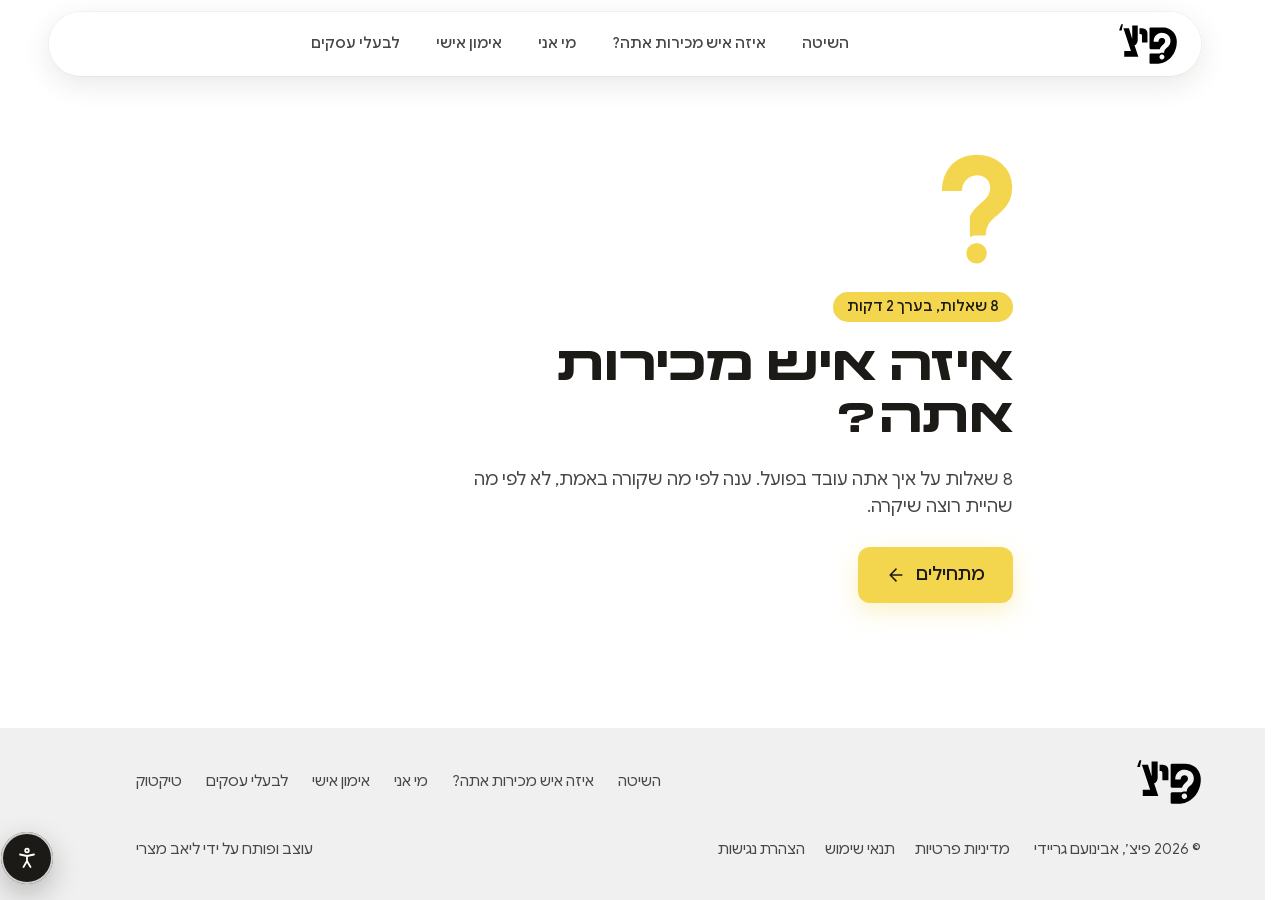
<file: quiz.html>
<!DOCTYPE html>
<html lang="he" dir="rtl">
<head>
<meta charset="utf-8">
<meta name="viewport" content="width=device-width, initial-scale=1">
<meta name="robots" content="noindex, nofollow">
<title>איזה איש מכירות אתה? | פיצ׳</title>
<meta name="description" content="8 שאלות על איך אתה עובד בפועל, בערך 2 דקות. גלה איזה טייפקאסט אתה מתוך שישה, ומה לכוונן כדי להגיע למקצוען.">
<link rel="icon" href="images/favicon.svg" type="image/svg+xml">
<link rel="preload" href="fonts/TelAviv-BrutalistBold.woff2" as="font" type="font/woff2" crossorigin>
<link rel="preload" href="fonts/GoogleSans-Hebrew.woff2" as="font" type="font/woff2" crossorigin>
<link rel="stylesheet" href="site.css?v=bdaff19a">
<script>document.documentElement.classList.add("js");if(!matchMedia("(prefers-reduced-motion: reduce)").matches&&!/[?&]edit=1/.test(location.search))document.documentElement.classList.add("open-anim")</script>
</head>
<body data-page="quiz">
<a class="skip" href="#main">דילוג לתוכן</a>
<header class="hd" id="hd">
  <div class="hd-pill">
    <a class="hd-logo" href="index.html" aria-label="פיצ׳, לעמוד הבית"><img src="images/logo.svg" alt="" width="58" height="39"></a>
    <nav class="hd-nav" aria-label="ראשי"><a class="hd-link" href="index.html#method">השיטה</a><a class="hd-link" href="index.html#quiz">איזה איש מכירות אתה?</a><a class="hd-link" href="index.html#about">מי אני</a><a class="hd-link" href="coaching.html">אימון אישי</a><a class="hd-link" href="business.html">לבעלי עסקים</a></nav>
    <button class="burger" type="button" aria-expanded="false" aria-controls="drawer" aria-label="פתיחת התפריט"><span></span><span></span></button>
  </div>
</header>
<div class="drawer" id="drawer" inert>
  <div class="drawer-scrim" data-close></div>
  <nav class="drawer-panel" aria-label="תפריט">
    <div class="drawer-top"><img src="images/logo.svg" alt="פיצ׳" width="58" height="39"><button class="drawer-x" type="button" data-close aria-label="סגירת התפריט"><span></span><span></span></button></div>
    <ul class="drawer-list"><li><a href="index.html#method">השיטה</a></li><li><a href="index.html#quiz">איזה איש מכירות אתה?</a></li><li><a href="index.html#about">מי אני</a></li><li><a href="coaching.html">אימון אישי</a></li><li><a href="business.html">לבעלי עסקים</a></li></ul>
    <div class="drawer-foot"><a class="btn btn-primary btn-block" href="quiz.html">איזה איש מכירות אתה?</a></div>
  </nav>
</div>
<main id="main" tabindex="-1">
<!-- ============ THE QUIZ "איזה איש מכירות אתה?" (/quiz). Avinoam's quiz of 5.10.2026: 8 questions, about 2 minutes,
     six typecasts and the professional as the goal. Data in quiz-data.js (verbatim), logic in quiz.js. Without JS the intro says so ============ -->
<section class="page-sec qz" data-quiz aria-labelledby="qz-h">
  <div class="qz-in">

    <div class="qz-screen is-on" data-screen="intro">
      <svg class="qi-q" viewBox="1166.5 744.5 352.5 540.0" aria-hidden="true" focusable="false"><path fill="currentColor" fill-rule="evenodd" d="M1334.0 1181.0 L1315.0 1187.5 L1301.0 1200.0 L1294.5 1211.0 L1292.0 1219.0 L1291.0 1236.0 L1293.0 1245.5 L1297.5 1256.0 L1302.5 1263.0 L1311.0 1271.0 L1318.5 1275.5 L1330.0 1279.5 L1347.5 1280.0 L1359.0 1277.0 L1367.0 1273.0 L1381.0 1260.0 L1386.5 1250.5 L1390.0 1239.0 L1390.0 1222.0 L1387.5 1213.0 L1383.0 1204.0 L1370.5 1190.5 L1354.0 1182.5 L1346.5 1181.0Z M1379.5 752.0 L1345.0 748.5 L1326.0 749.0 L1306.0 751.5 L1288.5 755.5 L1269.0 762.5 L1253.5 770.0 L1238.5 779.5 L1226.0 789.5 L1213.5 802.0 L1194.5 828.5 L1181.0 859.0 L1173.5 890.5 L1170.5 923.5 L1172.0 925.5 L1267.0 925.5 L1268.5 924.5 L1269.5 913.0 L1273.5 898.0 L1283.5 878.5 L1299.0 863.0 L1317.0 853.5 L1328.0 850.5 L1341.0 849.0 L1353.5 849.5 L1363.0 851.5 L1376.0 856.5 L1384.0 861.5 L1393.5 870.5 L1399.5 879.0 L1405.5 894.5 L1407.0 915.5 L1405.0 927.5 L1399.0 943.5 L1393.0 953.5 L1384.0 964.5 L1350.0 996.0 L1328.5 1018.0 L1317.0 1033.0 L1308.0 1048.5 L1308.0 1151.0 L1320.5 1146.5 L1333.5 1144.0 L1385.0 1143.5 L1389.0 1113.5 L1394.0 1099.0 L1400.5 1086.5 L1411.0 1072.5 L1424.5 1059.0 L1457.5 1031.5 L1482.5 1004.5 L1491.5 991.5 L1501.0 974.0 L1507.5 957.5 L1512.5 937.5 L1515.0 903.5 L1511.0 871.5 L1502.5 845.0 L1495.0 830.0 L1486.0 816.5 L1463.5 792.0 L1435.0 772.0 L1404.5 758.5Z"/></svg>
      <p class="qz-badge" data-open>8 שאלות, בערך 2 דקות</p>
      <h1 id="qz-h" class="qz-title" data-open><span>איזה איש מכירות</span> <span>אתה?</span></h1>
      <p class="qz-hint" data-open>8 שאלות על איך אתה עובד בפועל. ענה לפי מה שקורה באמת, לא לפי מה שהיית רוצה שיקרה.</p>
      <div class="qz-go" data-open><button class="btn btn-primary btn-lg" type="button" data-start>מתחילים <svg class="i-arr" viewBox="0 0 24 24" fill="none" stroke="currentColor" stroke-width="1.9" stroke-linecap="round" stroke-linejoin="round" aria-hidden="true"><path d="M19 12H5m7-7-7 7 7 7"/></svg></button></div>
      <noscript><p class="qz-hint">השאלון צריך JavaScript. אפשר בינתיים לקבל את <a href="index.html#gym">הספר "הפוך גוטה" במתנה</a>.</p></noscript>
    </div>

    <div class="qz-screen" data-screen="question">
      <div class="qz-top">
        <p class="qz-count" aria-live="polite">שאלה <b data-num>1</b> מתוך <span data-total>8</span></p>
        <button class="qz-back" type="button" data-back>לשאלה הקודמת</button>
      </div>
      <div class="qz-bar" aria-hidden="true"><i data-bar></i></div>
      <h2 class="qz-q" tabindex="-1" data-q></h2>
      <p class="qz-ask" data-second hidden>וביום פחות טוב, מה מהבאים הכי קרוב למה שקורה?</p>
      <div class="qz-answers" role="group" aria-label="התשובות" data-answers></div>
    </div>

    <div class="qz-screen qz-result" data-screen="result">
      <div class="qz-hero">
        <p class="qz-hero-k">כרטיס המיומנויות שלך</p>
        <h2 class="qz-name" tabindex="-1" data-r="name"></h2>
      </div>
      <p class="lead qz-line" data-r="strength"></p>
      <div class="qz-pro">
        <div class="qz-move"><h3>בשיחות שלך</h3><p data-r="calls"></p></div>
        <div class="qz-move"><h3>הכיוונון</h3><p data-r="tune"></p></div>
      </div>
      <div class="qz-leak">
        <p class="qz-hero-k" data-r="leak-label"></p>
        <h3 data-r="leak-h"></h3>
        <p><b data-r="leak-k"></b><span data-r="train"></span></p>
      </div>
      <div class="qz-sec" data-r="goal"><h3>היעד שלך</h3><p class="qz-goal">המקצוען</p><p data-r="goal-p"></p></div>
      <div class="qz-sec" data-r="unk" hidden><h3>שים לב</h3><p><b data-r="unk-n"></b> מקצוען מכיר את המספרים שלו. התוצאה מבוססת על השאלות שענית עליהן.</p></div>
      <div class="qz-sec" data-r="pro" hidden><h3>רגעים של מקצוען</h3><p><b data-r="pro-n"></b> אתה כבר בדרך ליעד. הסגנון שמתחת הוא מה שנשאר לכוונן.</p></div>
      <div class="qz-sec" data-r="second-box" hidden><h3>הטייפקאסט המשני שלך</h3><p><b data-r="second"></b> <span data-r="second-line"></span></p></div>

      <div class="qz-next">
        <a class="btn btn-primary btn-lg" data-r="wa" href="#" target="_blank" rel="noopener">לדבר איתי על הטייפקאסט שלך <svg class="i-arr" viewBox="0 0 24 24" fill="none" stroke="currentColor" stroke-width="1.9" stroke-linecap="round" stroke-linejoin="round" aria-hidden="true"><path d="M19 12H5m7-7-7 7 7 7"/></svg></a>
        <div class="form-card qz-book" data-state="idle">
          <h3 class="form-h">והספר "הפוך גוטה" במתנה</h3>
          <p class="qz-book-p">שלושת העקרונות, סיפורים מהשטח ותרגילים לשיחה הבאה שלך, ומקום ברשימה למתחם האימונים.</p>
          <form class="lead-form" data-form="book" novalidate>
            <div class="sum" data-summary tabindex="-1" role="alert"><div><div class="sum-in"><b data-sum-count></b><ul></ul></div></div></div>
            <input type="hidden" name="typecast" value="" data-r="typecast">
            <div class="f-row">
              <div class="f"><label for="q-name">שם</label><div class="f-in"><input id="q-name" name="name" type="text" autocomplete="name" data-v="name" required aria-describedby="q-name-e"><svg class="tick" viewBox="0 0 24 24" fill="none" stroke="currentColor" stroke-width="2.4" stroke-linecap="round" stroke-linejoin="round" aria-hidden="true"><path d="M5 12.5l4.5 4.5L19 7.5"/></svg></div><div class="f-err" id="q-name-e"><p></p></div></div>
              <div class="f"><label for="q-email">מייל</label><div class="f-in"><input id="q-email" name="email" type="email" inputmode="email" autocomplete="email" dir="ltr" data-v="email" required aria-describedby="q-email-e"><svg class="tick" viewBox="0 0 24 24" fill="none" stroke="currentColor" stroke-width="2.4" stroke-linecap="round" stroke-linejoin="round" aria-hidden="true"><path d="M5 12.5l4.5 4.5L19 7.5"/></svg></div><div class="f-err" id="q-email-e"><p></p></div>
                <div class="f-sug" data-suggest><div><button type="button">התכוונת ל-<b data-fixed></b>?</button></div></div></div>
            </div>
            <label class="consent"><input type="checkbox" name="consent" data-v="consent"><span>אני מאשר לקבל מאבינועם עדכונים על מתחם האימונים ותכנים על מכירות. אפשר לבטל את ההרשמה בכל רגע. <a href="privacy.html">מדיניות פרטיות</a></span></label>
            <div class="consent-err f-err"><p></p></div>
            <button class="btn btn-primary btn-lg btn-block send" type="submit"><span class="spin" aria-hidden="true"></span><span data-lab>לקבל את הספר</span></button>
            <div class="panel" data-panel role="status"><div><div class="panel-in"><p><svg class="ring-cd" viewBox="0 0 20 20" aria-hidden="true"><circle cx="10" cy="10" r="8"/></svg><span data-msg></span></p><p data-sub></p></div></div></div>
          </form>
        </div>
        <button class="qz-again" type="button" data-again>לענות שוב</button>
      </div>
    </div>

  </div>
</section>

</main>
<footer class="ft" data-cta-end>
  <div class="ft-row">
    <a class="ft-logo" href="index.html" aria-label="פיצ׳, לעמוד הבית"><img src="images/logo.svg" alt="" width="64" height="43" loading="lazy"></a>
    <nav class="ft-nav" aria-label="ניווט תחתון"><a href="index.html#method">השיטה</a><a href="index.html#quiz">איזה איש מכירות אתה?</a><a href="index.html#about">מי אני</a><a href="coaching.html">אימון אישי</a><a href="business.html">לבעלי עסקים</a><a href="https://www.tiktok.com/@avinoamgraydi" target="_blank" rel="noopener">טיקטוק</a></nav>
  </div>
  <div class="ft-legal">
    <p>© <span data-year>2026</span> פיצ׳, אבינועם גריידי</p>
    <nav aria-label="מסמכים"><a href="privacy.html">מדיניות פרטיות</a><a href="terms.html">תנאי שימוש</a><a href="accessibility.html">הצהרת נגישות</a></nav>
    <p class="ft-credit"><a href="https://liavmatzri.co.il" target="_blank" rel="noopener">עוצב ופותח על ידי ליאב מצרי</a></p>
  </div>
</footer>
<div class="fabs">
  <a class="fab fab-a11y" href="accessibility.html" aria-label="נגישות"><svg viewBox="0 0 24 24" fill="none" stroke="currentColor" stroke-width="1.8" stroke-linecap="round" stroke-linejoin="round" aria-hidden="true"><circle cx="12" cy="4.5" r="1.8"/><path d="M5 8.5l7 1.5 7-1.5M12 10v5m0 0-3.5 6M12 15l3.5 6"/></svg></a>
</div>
<script src="vendor/gsap.min.js" defer></script>
<script src="vendor/ScrollTrigger.min.js" defer></script>
<script src="vendor/DrawSVGPlugin.min.js" defer></script>
<script src="vendor/SplitText.min.js" defer></script>
<script src="a11y.js?v=bdaff19a" defer></script>
<script src="site.js?v=bdaff19a" defer></script>
<script src="quiz-data.js?v=bdaff19a" defer></script>
<script src="quiz.js?v=bdaff19a" defer></script>
</body>
</html>
</file>
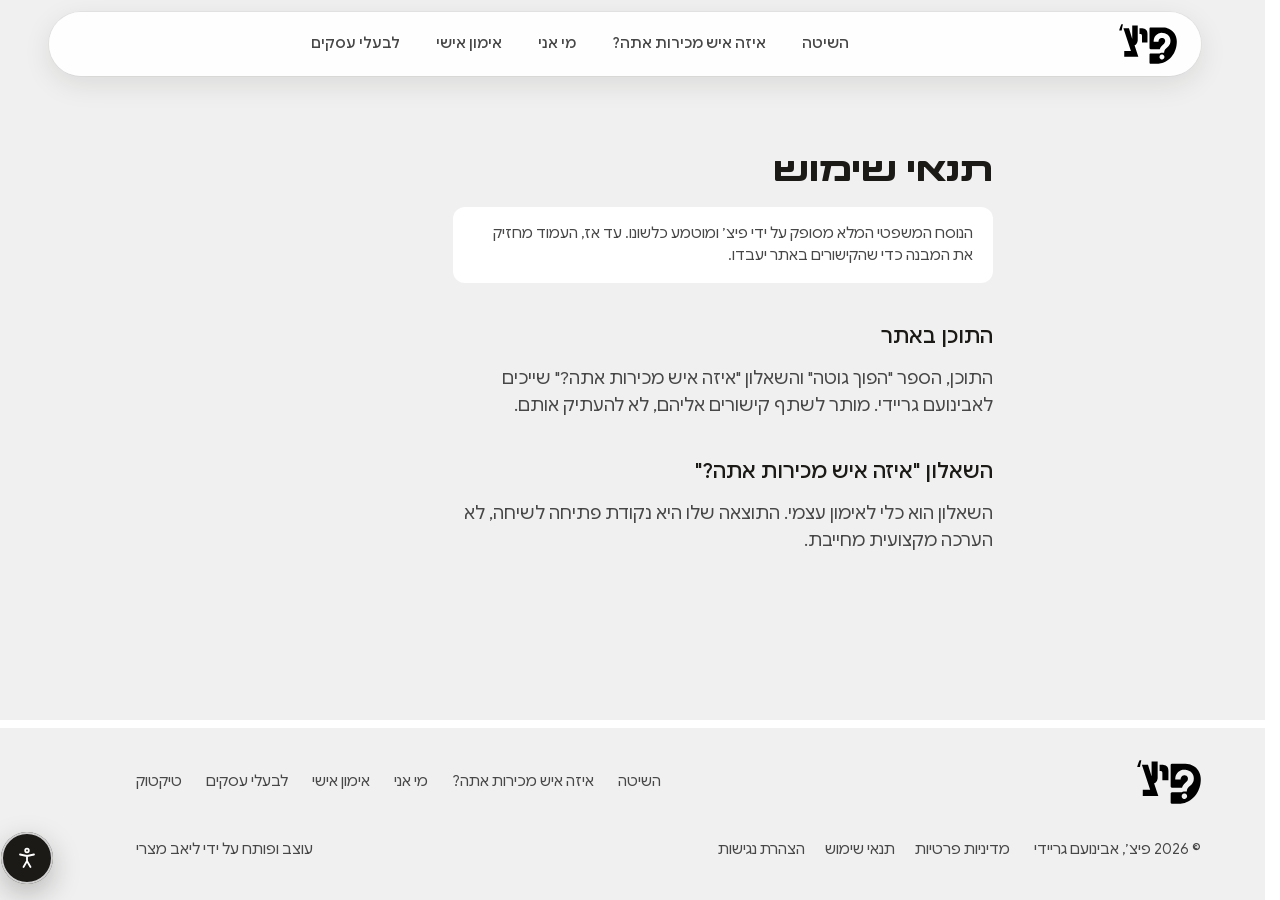
<file: terms.html>
<!DOCTYPE html>
<html lang="he" dir="rtl">
<head>
<meta charset="utf-8">
<meta name="viewport" content="width=device-width, initial-scale=1">
<meta name="robots" content="noindex, nofollow">
<title>תנאי שימוש | פיצ׳</title>
<meta name="description" content="תנאי השימוש באתר של פיצ׳.">
<link rel="icon" href="images/favicon.svg" type="image/svg+xml">
<link rel="preload" href="fonts/TelAviv-BrutalistBold.woff2" as="font" type="font/woff2" crossorigin>
<link rel="preload" href="fonts/GoogleSans-Hebrew.woff2" as="font" type="font/woff2" crossorigin>
<link rel="stylesheet" href="site.css?v=bdaff19a">
<script>document.documentElement.classList.add("js");if(!matchMedia("(prefers-reduced-motion: reduce)").matches&&!/[?&]edit=1/.test(location.search))document.documentElement.classList.add("open-anim")</script>
</head>
<body data-page="terms">
<a class="skip" href="#main">דילוג לתוכן</a>
<header class="hd" id="hd">
  <div class="hd-pill">
    <a class="hd-logo" href="index.html" aria-label="פיצ׳, לעמוד הבית"><img src="images/logo.svg" alt="" width="58" height="39"></a>
    <nav class="hd-nav" aria-label="ראשי"><a class="hd-link" href="index.html#method">השיטה</a><a class="hd-link" href="index.html#quiz">איזה איש מכירות אתה?</a><a class="hd-link" href="index.html#about">מי אני</a><a class="hd-link" href="coaching.html">אימון אישי</a><a class="hd-link" href="business.html">לבעלי עסקים</a></nav>
    <button class="burger" type="button" aria-expanded="false" aria-controls="drawer" aria-label="פתיחת התפריט"><span></span><span></span></button>
  </div>
</header>
<div class="drawer" id="drawer" inert>
  <div class="drawer-scrim" data-close></div>
  <nav class="drawer-panel" aria-label="תפריט">
    <div class="drawer-top"><img src="images/logo.svg" alt="פיצ׳" width="58" height="39"><button class="drawer-x" type="button" data-close aria-label="סגירת התפריט"><span></span><span></span></button></div>
    <ul class="drawer-list"><li><a href="index.html#method">השיטה</a></li><li><a href="index.html#quiz">איזה איש מכירות אתה?</a></li><li><a href="index.html#about">מי אני</a></li><li><a href="coaching.html">אימון אישי</a></li><li><a href="business.html">לבעלי עסקים</a></li></ul>
    <div class="drawer-foot"><a class="btn btn-primary btn-block" href="quiz.html">איזה איש מכירות אתה?</a></div>
  </nav>
</div>
<main id="main" tabindex="-1">
<section class="page-sec legal" aria-labelledby="lg-h">
  <div class="legal-in">
    <h1 id="lg-h" data-open>תנאי שימוש</h1>
    <p class="legal-note" data-open>הנוסח המשפטי המלא מסופק על ידי פיצ׳ ומוטמע כלשונו. עד אז, העמוד מחזיק את המבנה כדי שהקישורים באתר יעבדו.</p>
    <h2>התוכן באתר</h2>
    <p>התוכן, הספר "הפוך גוטה" והשאלון "איזה איש מכירות אתה?" שייכים לאבינועם גריידי. מותר לשתף קישורים אליהם, לא להעתיק אותם.</p>
    <h2>השאלון "איזה איש מכירות אתה?"</h2>
    <p>השאלון הוא כלי לאימון עצמי. התוצאה שלו היא נקודת פתיחה לשיחה, לא הערכה מקצועית מחייבת.</p>
  </div>
</section>

</main>
<footer class="ft" data-cta-end>
  <div class="ft-row">
    <a class="ft-logo" href="index.html" aria-label="פיצ׳, לעמוד הבית"><img src="images/logo.svg" alt="" width="64" height="43" loading="lazy"></a>
    <nav class="ft-nav" aria-label="ניווט תחתון"><a href="index.html#method">השיטה</a><a href="index.html#quiz">איזה איש מכירות אתה?</a><a href="index.html#about">מי אני</a><a href="coaching.html">אימון אישי</a><a href="business.html">לבעלי עסקים</a><a href="https://www.tiktok.com/@avinoamgraydi" target="_blank" rel="noopener">טיקטוק</a></nav>
  </div>
  <div class="ft-legal">
    <p>© <span data-year>2026</span> פיצ׳, אבינועם גריידי</p>
    <nav aria-label="מסמכים"><a href="privacy.html">מדיניות פרטיות</a><a href="terms.html">תנאי שימוש</a><a href="accessibility.html">הצהרת נגישות</a></nav>
    <p class="ft-credit"><a href="https://liavmatzri.co.il" target="_blank" rel="noopener">עוצב ופותח על ידי ליאב מצרי</a></p>
  </div>
</footer>
<div class="fabs">
  <a class="fab fab-a11y" href="accessibility.html" aria-label="נגישות"><svg viewBox="0 0 24 24" fill="none" stroke="currentColor" stroke-width="1.8" stroke-linecap="round" stroke-linejoin="round" aria-hidden="true"><circle cx="12" cy="4.5" r="1.8"/><path d="M5 8.5l7 1.5 7-1.5M12 10v5m0 0-3.5 6M12 15l3.5 6"/></svg></a>
</div>
<script src="vendor/gsap.min.js" defer></script>
<script src="vendor/ScrollTrigger.min.js" defer></script>
<script src="vendor/DrawSVGPlugin.min.js" defer></script>
<script src="vendor/SplitText.min.js" defer></script>
<script src="a11y.js?v=bdaff19a" defer></script>
<script src="site.js?v=bdaff19a" defer></script>
</body>
</html>
</file>
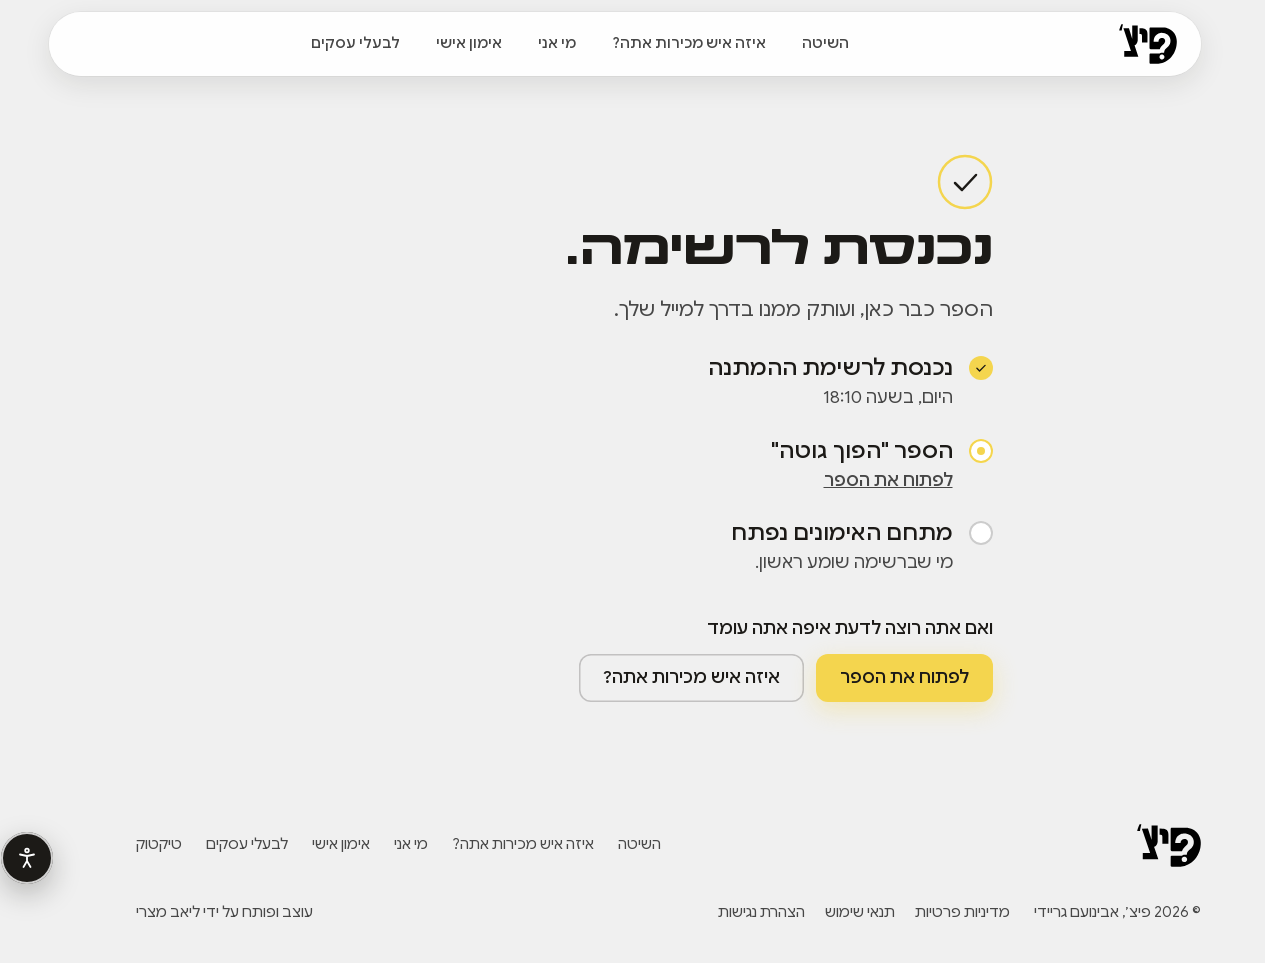
<file: thanks.html>
<!DOCTYPE html>
<html lang="he" dir="rtl">
<head>
<meta charset="utf-8">
<meta name="viewport" content="width=device-width, initial-scale=1">
<meta name="robots" content="noindex, nofollow">
<title>קיבלתי | פיצ׳</title>
<meta name="description" content="הפרטים התקבלו.">
<link rel="icon" href="images/favicon.svg" type="image/svg+xml">
<link rel="preload" href="fonts/TelAviv-BrutalistBold.woff2" as="font" type="font/woff2" crossorigin>
<link rel="preload" href="fonts/GoogleSans-Hebrew.woff2" as="font" type="font/woff2" crossorigin>
<link rel="stylesheet" href="site.css?v=bdaff19a">
<script>document.documentElement.classList.add("js");if(!matchMedia("(prefers-reduced-motion: reduce)").matches&&!/[?&]edit=1/.test(location.search))document.documentElement.classList.add("open-anim")</script>
</head>
<body data-page="thanks">
<a class="skip" href="#main">דילוג לתוכן</a>
<header class="hd" id="hd">
  <div class="hd-pill">
    <a class="hd-logo" href="index.html" aria-label="פיצ׳, לעמוד הבית"><img src="images/logo.svg" alt="" width="58" height="39"></a>
    <nav class="hd-nav" aria-label="ראשי"><a class="hd-link" href="index.html#method">השיטה</a><a class="hd-link" href="index.html#quiz">איזה איש מכירות אתה?</a><a class="hd-link" href="index.html#about">מי אני</a><a class="hd-link" href="coaching.html">אימון אישי</a><a class="hd-link" href="business.html">לבעלי עסקים</a></nav>
    <button class="burger" type="button" aria-expanded="false" aria-controls="drawer" aria-label="פתיחת התפריט"><span></span><span></span></button>
  </div>
</header>
<div class="drawer" id="drawer" inert>
  <div class="drawer-scrim" data-close></div>
  <nav class="drawer-panel" aria-label="תפריט">
    <div class="drawer-top"><img src="images/logo.svg" alt="פיצ׳" width="58" height="39"><button class="drawer-x" type="button" data-close aria-label="סגירת התפריט"><span></span><span></span></button></div>
    <ul class="drawer-list"><li><a href="index.html#method">השיטה</a></li><li><a href="index.html#quiz">איזה איש מכירות אתה?</a></li><li><a href="index.html#about">מי אני</a></li><li><a href="coaching.html">אימון אישי</a></li><li><a href="business.html">לבעלי עסקים</a></li></ul>
    <div class="drawer-foot"><a class="btn btn-primary btn-block" href="quiz.html">איזה איש מכירות אתה?</a></div>
  </nav>
</div>
<main id="main" tabindex="-1">
<!-- ============ THANK YOU (MV:cv3): one page for both forms. ?form=book opens the book, ?form=talk says who calls back ============ -->
<section class="page-sec thanks" data-thanks aria-labelledby="ty-h">
  <div class="thanks-in">
    <svg class="ty-check" viewBox="0 0 56 56" aria-hidden="true"><circle cx="28" cy="28" r="26"/><path d="M18 29l7 7 14-15"/></svg>
    <h1 id="ty-h" class="ty-h" data-open><span data-for="book">נכנסת לרשימה</span><span data-for="talk">קיבלתי</span><span data-name-wrap>, <span data-name></span></span>.</h1>
    <div data-for="book">
      <p class="lead" data-open>הספר כבר כאן, ועותק ממנו בדרך למייל שלך.</p>
      <ol class="ty-steps" data-open>
        <li class="is-done"><i><svg viewBox="0 0 24 24" fill="none" stroke="currentColor" stroke-width="2.4" stroke-linecap="round" stroke-linejoin="round" aria-hidden="true"><path d="M5 12.5l4.5 4.5L19 7.5"/></svg></i><div><h2 class="ty-step-h">נכנסת לרשימת ההמתנה</h2><p>היום, בשעה <span class="t" data-now>14:32</span></p></div></li>
        <li class="is-now"><i></i><div><h2 class="ty-step-h">הספר "הפוך גוטה"</h2><p><a href="book.html">לפתוח את הספר</a></p></div></li>
        <li><i></i><div><h2 class="ty-step-h">מתחם האימונים נפתח</h2><p>מי שברשימה שומע ראשון.</p></div></li>
      </ol>
      <div class="ty-more" data-open><p class="ty-more-h">ואם אתה רוצה לדעת איפה אתה עומד</p><div><a class="btn btn-primary" href="book.html">לפתוח את הספר</a><a class="btn btn-ghost" href="quiz.html">איזה איש מכירות אתה?</a></div></div>
    </div>
    <div data-for="talk">
      <p class="lead" data-open>אני חוזר אליך בעצמי.</p>
      <ol class="ty-steps" data-open>
        <li class="is-done"><i><svg viewBox="0 0 24 24" fill="none" stroke="currentColor" stroke-width="2.4" stroke-linecap="round" stroke-linejoin="round" aria-hidden="true"><path d="M5 12.5l4.5 4.5L19 7.5"/></svg></i><div><h2 class="ty-step-h">הפנייה אצלי</h2><p>היום, בשעה <span class="t" data-now>14:32</span></p></div></li>
        <li class="is-now"><i></i><div><h2 class="ty-step-h">שיחה קצרה</h2><p>אני מתקשר, ונבין יחד מה בדיוק אתה צריך.</p></div></li>
        <li><i></i><div><h2 class="ty-step-h">מתחילים לעבוד</h2><p>לפי מה שנסכם בשיחה.</p></div></li>
      </ol>
      <div class="ty-more" data-open><p class="ty-more-h">ובינתיים, אם בא לך לראות על מה נעבוד</p><div><a class="btn btn-primary" href="quiz.html">איזה איש מכירות אתה?</a><a class="btn btn-ghost" href="index.html#method">השיטה</a></div></div>
    </div>
  </div>
</section>

</main>
<footer class="ft" data-cta-end>
  <div class="ft-row">
    <a class="ft-logo" href="index.html" aria-label="פיצ׳, לעמוד הבית"><img src="images/logo.svg" alt="" width="64" height="43" loading="lazy"></a>
    <nav class="ft-nav" aria-label="ניווט תחתון"><a href="index.html#method">השיטה</a><a href="index.html#quiz">איזה איש מכירות אתה?</a><a href="index.html#about">מי אני</a><a href="coaching.html">אימון אישי</a><a href="business.html">לבעלי עסקים</a><a href="https://www.tiktok.com/@avinoamgraydi" target="_blank" rel="noopener">טיקטוק</a></nav>
  </div>
  <div class="ft-legal">
    <p>© <span data-year>2026</span> פיצ׳, אבינועם גריידי</p>
    <nav aria-label="מסמכים"><a href="privacy.html">מדיניות פרטיות</a><a href="terms.html">תנאי שימוש</a><a href="accessibility.html">הצהרת נגישות</a></nav>
    <p class="ft-credit"><a href="https://liavmatzri.co.il" target="_blank" rel="noopener">עוצב ופותח על ידי ליאב מצרי</a></p>
  </div>
</footer>
<div class="fabs">
  <a class="fab fab-a11y" href="accessibility.html" aria-label="נגישות"><svg viewBox="0 0 24 24" fill="none" stroke="currentColor" stroke-width="1.8" stroke-linecap="round" stroke-linejoin="round" aria-hidden="true"><circle cx="12" cy="4.5" r="1.8"/><path d="M5 8.5l7 1.5 7-1.5M12 10v5m0 0-3.5 6M12 15l3.5 6"/></svg></a>
</div>
<script src="vendor/gsap.min.js" defer></script>
<script src="vendor/ScrollTrigger.min.js" defer></script>
<script src="vendor/DrawSVGPlugin.min.js" defer></script>
<script src="vendor/SplitText.min.js" defer></script>
<script src="a11y.js?v=bdaff19a" defer></script>
<script src="site.js?v=bdaff19a" defer></script>
</body>
</html>
</file>
<file: site.css>
/* ============================================================================
   Pitch (פיצ׳), Avinoam Graydi. Built 23.9.2026 from the doctrine: engine/tokens.json is the source of every number,
   the frame is fluid (no container, the section is the screen), the skin is minimal editorial (MV:s05) in the logo's
   warm paper and ink with one energetic orange (palette A, 24.9.2026), Tel Aviv Brutalist for headings, Google Sans for text.
   The concept (six lines) and the intake board are in CLAUDE.md. Composition: breaking, in type and placement only.
   ============================================================================ */

/* 24.9.2026, after Avinoam's feedback ("I didn't like the font"): Tel Aviv Brutalist for headings and numbers, Regular only
   (Bold: the heavy weight flatters this one, where Talent's Black did not), and Google Sans for text: a documented exception to the no-Google
   rule, by Liav's decision, served from here and never from Google's servers. Google Sans is variable (400 to 700) */
@font-face { font-family: "Brutalist"; src: url("fonts/TelAviv-BrutalistBold.woff2") format("woff2"); font-weight: 400 900; font-display: swap; } /* Bold: Liav, "with Brutalist a heavier weight is fine" */
@font-face { font-family: "Google Sans"; src: url("fonts/GoogleSans-Hebrew.woff2") format("woff2"); font-weight: 400 700; font-display: swap; unicode-range: U+0307-0308, U+0590-05FF, U+200C-2010, U+20AA, U+25CC, U+FB1D-FB4F; }
@font-face { font-family: "Google Sans"; src: url("fonts/GoogleSans-Latin.woff2") format("woff2"); font-weight: 400 700; font-display: swap; unicode-range: U+0000-00FF, U+0131, U+0152-0153, U+02BB-02BC, U+02C6, U+02DA, U+02DC, U+0304, U+0308, U+0329, U+2000-206F, U+20AC, U+2122, U+2191, U+2193, U+2212, U+2215, U+FEFF, U+FFFD; }

:root {
  /* yellow palette A, "sun on paper" (24.9.2026: Avinoam "connects more with yellow tones", Liav chose A). Warm paper and
     ink, and a sunflower yellow for actions, the highlighter and the question mark. Yellow is a SURFACE only: on paper it
     reads at 1.35, so it never carries text; ink on it reads at 11.2. Small accent text is the dark mustard (5.4 on paper,
     4.65 on sand). The names --gold* stay as the accent's names so every rule keeps its role */
  --ink: #1C1A17; --ink-2: #2E2A25; --muted: #5E5E5E; --muted-strong: #474747;
  --surface: #FFFFFF; --surface-muted: #F0F0F0; --card: #F7F7F7;
  --dark: #1C1A17; --dark-2: #2A2622; --on-dark: #F5F5F5; --muted-dark: #B3B3B3;
  --gold: #F4D54E; --gold-2: #E9C83A; --gold-text: #6B5800;
  --tint-12: color-mix(in srgb, var(--gold) 12%, var(--surface));
  --err: #9B1C31;
  /* frame (tokens.json) */
  --gutter: clamp(24px, 5vw, 96px);
  --sec: clamp(64px, 7vw, 160px); --sec-loose: clamp(96px, 10vw, 224px); --sec-breath: clamp(112px, 18vw, 320px);
  --gap-s: clamp(14px, 1vw, 24px); --gap-m: clamp(20px, 2vw, 48px); --pad-card: clamp(20px, 2vw, 40px);
  --measure: clamp(540px, 31vw, 740px); /* re-measured for Google Sans by qa.mjs (measure gate) */ --head-w: clamp(760px, 52vw, 1240px);
  --r-control: 12px; --r-card: 16px;
  /* the one photo treatment (24.9.2026, palette A): colour held back and warmed toward the paper, so his own frames and the
     stock read as one set. Was grayscale while the palette was black and white */
  --photo: saturate(.7) contrast(1.05);
  --shadow-soft: 0 6px 20px rgba(28, 26, 23, .08);
  --shadow-lift: 0 24px 64px rgba(28, 26, 23, .14);
  --e: cubic-bezier(.2, .6, .2, 1); --eio: cubic-bezier(.76, 0, .24, 1);
  /* type: Brutalist runs wide, so the heading sizes are set by measuring hero-fit, not by a factor. --a11y-scale is the toolbar's text size */
  --a11y-scale: 1;
  --f: "Google Sans", system-ui, -apple-system, "Segoe UI", Arial, sans-serif;
  --f-display: "Brutalist", "Google Sans", system-ui, sans-serif;
  --fs-body: calc(clamp(16.5px, 0.35vw + 13px, 19.5px) * var(--a11y-scale));
  --fs-lead: calc(clamp(18px, 0.45vw + 14px, 22px) * var(--a11y-scale));
  --fs-small: calc(clamp(14px, 0.15vw + 12.5px, 15.5px) * var(--a11y-scale));
  /* the h1 follows the screen height too, so the hero fits; every other size stays below it */
  --fs-h1: calc(clamp(29px, min(3.9vw, 6.6vh), 92px) * var(--a11y-scale));
  --fs-h2: calc(clamp(24px, 1.9vw + 10px, 56px) * var(--a11y-scale));
  --fs-stmt: calc(clamp(24px, 2.9vw + 6px, 80px) * var(--a11y-scale)); /* Brutalist: always below the h1 */
  --fs-h3: calc(clamp(20px, 0.55vw + 13.5px, 24px) * var(--a11y-scale));
  --lh-body: 1.5; --lh-lead: 1.45; --lh-h1: 1.08; --lh-h2: 1.1; --lh-h3: 1.2;
}

/* ---------- base ---------- */
*, *::before, *::after { box-sizing: border-box; }
html { direction: rtl; overflow-x: clip; -webkit-text-size-adjust: 100%; scrollbar-gutter: stable; }
html.lock { overflow: hidden; }
body { margin: 0; font-family: var(--f); font-weight: 400; font-size: var(--fs-body); line-height: var(--lh-body); color: var(--ink); background: var(--surface); overflow-x: clip; -webkit-font-smoothing: antialiased; }
img, svg, video { display: block; max-width: 100%; }
a { color: inherit; }
strong, b { font-weight: 500; }
h1, h2, .stat { font-family: var(--f-display); font-weight: 700; margin: 0; text-wrap: balance; }
.statement { font-family: var(--f); font-weight: 500; margin: 0; text-wrap: balance; }
h1 { font-size: var(--fs-h1); line-height: var(--lh-h1); }
h2 { font-size: var(--fs-h2); line-height: var(--lh-h2); }
h3 { font-family: var(--f); font-size: var(--fs-h3); line-height: var(--lh-h3); font-weight: 500; margin: 0; }
p { margin: 0; text-wrap: pretty; }
.lead { font-size: var(--fs-lead); line-height: var(--lh-lead); color: var(--muted-strong); max-width: var(--measure); }
.eyebrow { margin: 0 0 16px; font-size: var(--fs-small); font-weight: 500; color: var(--muted-strong); }
/* the kicker as one of his TikTok captions: a dark tag, a little crooked (24.9.2026, "too simple"). Hero and inner pages
   keep the quiet line; the tags are for the sections */
.sec .eyebrow { justify-self: start; width: fit-content; padding: 6px 12px; border-radius: 6px; background: var(--ink); color: var(--on-dark); rotate: -1.5deg; transform-origin: right center; } /* rotate, not transform: the reveal's keyframes own transform */
.micro { max-width: 60ch; font-size: var(--fs-small); color: var(--muted); }
:focus-visible { outline: 2px solid var(--ink); outline-offset: 3px; border-radius: 6px; }
@media (forced-colors: active) { :focus-visible { outline: 2px solid CanvasText; } }
.skip { position: fixed; top: 12px; inset-inline-start: 12px; z-index: 200; padding: 12px 20px; border-radius: var(--r-control); background: var(--ink); color: var(--on-dark); font-weight: 500; text-decoration: none; transform: translateY(-150%); transition: transform .2s var(--e); }
.skip:focus-visible { transform: none; }
main:focus { outline: 0; }
section[id] { scroll-margin-top: 96px; }

/* ---------- buttons (skin: 12px corners, no pill, no gradient) ---------- */
.btn { position: relative; display: inline-flex; align-items: center; justify-content: center; gap: 10px; min-height: 48px; max-width: 100%; padding: 12px 24px; border: 0; border-radius: var(--r-control);
  font: inherit; font-size: var(--fs-body); font-weight: 500; line-height: 1.2; text-align: center; text-wrap: balance; text-decoration: none; cursor: pointer;
  transition: transform .18s var(--e), background-color .2s var(--e), box-shadow .2s var(--e), color .2s var(--e); }
.btn:active { transform: scale(.98); }
.btn-primary, .btn-ink, .btn-ghost { transition: transform .3s var(--e), background-color .2s var(--e), box-shadow .2s var(--e), color .2s var(--e); }
.btn-lg { min-height: 56px; padding: 14px 28px; }
.btn-block { width: 100%; }
.btn-primary { background: var(--gold); color: var(--ink); box-shadow: 0 8px 24px rgba(244, 213, 78, .32); }
.btn-ink { background: var(--ink); color: var(--on-dark); }
.btn-ghost { background: transparent; color: var(--ink); box-shadow: inset 0 0 0 1.5px rgba(28, 26, 23, .22); }
.btn svg { width: 20px; height: 20px; flex: none; }
.is-soon { cursor: default; opacity: .7; box-shadow: none; }
.i-arr { transition: transform .2s var(--e); }
@media (hover: hover) and (pointer: fine) {
  .btn:hover { transform: translateY(-1px); }
  /* MV:lm7 (export/lm7.html), the CTA family: it grows and turns a little */
  .btn-primary:not(.is-soon):hover, .btn-ink:hover, .btn-ghost:hover { transform: scale(1.06) rotate(2deg); }
  .btn-primary:hover { background: var(--gold-2); }
  .btn-ink:hover { background: var(--ink-2); }
  .btn-ghost:hover { box-shadow: inset 0 0 0 1.5px var(--ink); }
  .btn:hover .i-arr, .link-arrow:hover .i-arr { transform: translateX(-4px); }
  .is-soon:hover { transform: none; background: var(--gold); }
}
.link-arrow { position: relative; display: inline-block; padding: 12px 0; border: 0; background: none; font: inherit; font-weight: 500; line-height: 1.5; text-align: start; color: var(--ink); text-decoration: none; cursor: pointer; }
.link-arrow svg { display: inline-block; width: 18px; height: 18px; margin-inline-start: 8px; vertical-align: -3px; }
/* MV:css02, ported from export/css02.html: a line that stretches under the link from the reading side (RTL-correct origin) */
.link-arrow::after, .ft-nav a::after, .ft-legal a::after { content: ""; position: absolute; inset-inline: 0; bottom: 8px; height: 2px; background: currentColor;
  transform: scaleX(0); transform-origin: right; transition: transform .3s var(--e); }
.ft-nav a, .ft-legal a { position: relative; text-decoration: none; }
@media (hover: hover) and (pointer: fine) { .link-arrow:hover::after, .ft-nav a:hover::after, .ft-legal a:hover::after { transform: scaleX(1); } }

/* ---------- header: MV:hd3, a floating pill, with headroom ---------- */
.hd { position: fixed; inset-block-start: 12px; inset-inline: var(--gutter); z-index: 60; transition: transform .4s var(--eio); }
.hd-pill { position: relative; display: flex; align-items: center; gap: 16px; min-height: 64px; padding-block: 8px; padding-inline: 24px 8px; border-radius: 999px; background: rgba(255, 255, 255, .92);
  -webkit-backdrop-filter: blur(14px) saturate(1.4); backdrop-filter: blur(14px) saturate(1.4); box-shadow: 0 8px 28px rgba(28, 26, 23, .10), 0 0 0 1px rgba(28, 26, 23, .04); transition: box-shadow .3s var(--e); }
.hd-logo { display: grid; align-content: center; min-height: 48px; flex: none; }
.hd-logo img { width: 58px; height: auto; }
.hd-nav { display: flex; align-items: center; gap: 4px; margin-inline: auto; }
.hd-link { display: inline-flex; align-items: center; min-height: 44px; padding: 0 16px; border-radius: 999px; font-size: var(--fs-small); font-weight: 500; text-decoration: none; color: var(--muted-strong); transition: color .18s var(--e), background-color .18s var(--e); }
@media (hover: hover) and (pointer: fine) { .hd-link:hover { color: var(--ink); background: var(--surface-muted); } }
.hd.is-hidden { transform: translateY(calc(-100% - 32px)); }
.hd.is-hidden .hd-pill { box-shadow: none; }
.burger { display: none; position: relative; width: 48px; height: 48px; border: 0; border-radius: 50%; background: var(--surface-muted); color: var(--ink); cursor: pointer; flex: none; }
.burger span, .drawer-x span { position: absolute; inset-inline-start: 14px; width: 20px; height: 2px; border-radius: 2px; background: currentColor; transition: transform .3s var(--e); }
.burger span:first-child { top: 19px; } .burger span:last-child { top: 27px; }
@media (max-width: 1023px) {
  .hd-nav { display: none; }
  .burger { display: block; }
  .burger { margin-inline-start: auto; } /* no button in the header (Liav, 27.9.2026): the menu sits at the end */
}
@media (max-width: 767px) {
  .hd { inset-block-start: 8px; inset-inline: 12px; }
  .hd-pill { min-height: 60px; padding-inline: 16px 6px; gap: 8px; }
  .hd-logo img { width: 50px; }
}

/* ---------- drawer (MV:b66): from the start edge, its own close button ---------- */
.drawer { position: fixed; inset: 0; z-index: 80; visibility: hidden; transition: visibility 0s linear .44s; }
.drawer.open { visibility: visible; transition-delay: 0s; }
.drawer-scrim { position: absolute; inset: 0; background: rgba(28, 26, 23, .55); opacity: 0; transition: opacity .3s var(--e); }
.drawer.open .drawer-scrim { opacity: 1; }
.drawer-panel { position: absolute; inset-block: 0; inset-inline-start: 0; width: min(88vw, 400px); display: flex; flex-direction: column; gap: 24px; padding: 16px 24px 32px; overflow: auto;
  background: var(--surface); color: var(--ink); transform: translateX(100%); transition: transform .44s var(--eio); }
.drawer.open .drawer-panel { transform: none; }
.drawer-top { display: flex; align-items: center; justify-content: space-between; min-height: 56px; }
.drawer-top img { width: 58px; height: auto; }
.drawer-x { position: relative; width: 48px; height: 48px; border: 0; border-radius: 50%; background: var(--surface-muted); color: inherit; cursor: pointer; }
.drawer-x span { top: 23px; }
.drawer-x span:first-child { transform: rotate(45deg); } .drawer-x span:last-child { transform: rotate(-45deg); }
.drawer-list { list-style: none; margin: 0; padding: 0; }
.drawer-list a { display: flex; align-items: center; min-height: 56px; font-size: calc(24px * var(--a11y-scale)); font-weight: 500; text-decoration: none; }
.drawer-foot { margin-top: auto; }

/* ---------- sections ---------- */
.sec { padding: var(--sec) var(--gutter); }
.sec.muted { background: var(--surface-muted); }
.sec.muted .lead, .sec.muted .micro { color: var(--muted-strong); }
.head { display: grid; gap: 16px; margin-bottom: clamp(32px, 3vw, 56px); max-width: var(--head-w); }
.sec-cta { margin-top: clamp(32px, 3vw, 56px); display: flex; flex-wrap: wrap; gap: 16px; }
.sec-cta.centered { justify-content: center; }

/* reveal: 16px, 0.5s, keyframes, behind .js (tokens.json motion.reveal) */
.js .rv { opacity: 0; }
.js .rv.is-in { animation: rv .5s var(--e) both; animation-delay: calc(var(--i, 0) * 70ms); }
@keyframes rv { from { opacity: 0; transform: translateY(16px); } to { opacity: 1; transform: none; } }

/* ---------- 01 hero: the hero that asks ---------- */
.hero { position: relative; min-height: 100svh; height: 100svh; display: grid; align-content: center; /* qa-allow: sec, the top clears the floating header, the bottom follows the screen height so the hero fits */ padding: clamp(96px, 13vh, 144px) var(--gutter) clamp(24px, 5vh, 64px); overflow: hidden; }
.hero-grid { display: grid; grid-template-columns: minmax(0, 1.25fr) minmax(0, .9fr); gap: clamp(32px, 5vw, 112px); align-items: center; }
.hero-copy { display: grid; gap: clamp(12px, 2.4vh, 28px); justify-items: start; }
.hero .eyebrow { margin: 0; }
.hero h1 { max-width: none; }
.hero h1 > span { display: block; } /* the lines only: a descendant rule made the coach's mark a block too */
.hero .lead { max-width: 52ch; }
.hero-ctas { display: flex; flex-wrap: wrap; align-items: center; gap: 12px 16px; }
.hero-sub { max-width: 52ch; font-size: var(--fs-small); color: var(--muted); }
/* the gold question mark of the logo, whole, behind the card: the card sits on it, the hook rises above it */
/* the gold question mark of the logo, whole: the hook rises above the card, the card sits on the stem, the dot shows below */
.hero-q { position: relative; height: min(78vh, 720px); }
.hero-mark { position: absolute; z-index: 0; inset-block: 0; inset-inline: 0; margin-inline: auto; height: 100%; width: auto; color: var(--gold); pointer-events: none; }
.qcard { position: absolute; z-index: 1; top: 22%; inset-inline: 0; margin-inline: auto; width: min(92%, 460px); display: grid; gap: 16px; padding: clamp(20px, 2vw, 32px); border-radius: var(--r-card); background: var(--card); box-shadow: var(--shadow-lift); }
.qcard-top { display: flex; align-items: center; justify-content: space-between; gap: 12px; font-size: var(--fs-small); color: var(--muted); }
.qcard-tag { padding: 4px 12px; border-radius: var(--r-control); background: var(--tint-12); color: var(--gold-text); font-weight: 500; }
.qcard-q { font-size: var(--fs-h3); line-height: 1.3; text-wrap: balance; }
.qcard-q b { font-weight: 500; }
/* says the three lines are buttons (Avinoam, 25.9.2026) */
.qcard-hint { margin-top: -4px; font-size: var(--fs-small); font-weight: 500; color: var(--muted-strong); }
.qcard-lines { display: grid; }
.qcard-ask, .qcard-res { grid-area: 1 / 1; display: grid; gap: 8px; align-content: start; transition: opacity .28s var(--e), transform .28s var(--e), visibility 0s linear .28s; }
.qcard-ask:not(.is-on), .qcard-res:not(.is-on) { opacity: 0; transform: translateY(8px); visibility: hidden; }
.qcard-ask.is-on, .qcard-res.is-on { transition-delay: .08s, .08s, 0s; }
.qcard-ask button { min-height: 48px; padding: 12px 16px; border: 0; border-radius: var(--r-control); background: var(--surface-muted); font: inherit; font-size: var(--fs-small); line-height: 1.4; font-weight: 400; color: var(--ink); text-align: start; cursor: pointer;
  transition: background-color .18s var(--e), color .18s var(--e), transform .12s var(--e); }
.qcard-ask button:active { transform: scale(.99); }
@media (hover: hover) and (pointer: fine) { .qcard-ask button:hover { background: #E0E0E0; } }
.qcard-verdict { font-size: var(--fs-h3); font-weight: 500; line-height: 1.25; }
.qcard-verdict::before { content: ""; display: inline-block; width: 10px; height: 10px; margin-inline-end: 10px; border-radius: 50%; background: var(--muted); vertical-align: middle; }
.qcard-res.is-ok .qcard-verdict::before { background: var(--gold); }
.qcard-why { color: var(--muted-strong); }
.qcard-more { font-size: var(--fs-small); color: var(--muted); }
.qcard-go { display: flex; flex-wrap: wrap; align-items: center; gap: 8px 16px; margin-top: 4px; }
.qcard-again { min-height: 44px; padding: 0; border: 0; background: none; font: inherit; font-size: var(--fs-small); color: var(--muted-strong); text-decoration: underline; text-underline-offset: 4px; cursor: pointer; }
@media (max-width: 1023px) {
  .hero-grid { grid-template-columns: 1fr; gap: 24px; }
  .hero-q { height: auto; }
  .qcard { position: relative; top: auto; width: 100%; }
  .hero-mark { display: none; }
}
@media (max-width: 1023px) and (min-width: 768px) { .hero { height: auto; } }
@media (max-width: 767px) {
  /* the first screen: the content sits in the middle of the space between the header and the bottom of the screen (Liav, 27.9.2026). Enforced by project-check hero-vcenter */
  .hero { height: auto; min-height: 100svh; align-content: center; padding-block: 88px 16px; /* qa-allow: sec, clears the floating header */ }
  .hero-copy { gap: 12px; justify-items: center; text-align: center; } /* the phone hero is one short column: centred, all of it (Liav, 28.9.2026) */
  .hero-ctas { justify-content: center; }
  .qcard { text-align: center; } .qcard-ask button { text-align: center; }
  .hero h1 { font-size: calc(clamp(24px, 6.9vw, 36px) * var(--a11y-scale)); } /* Brutalist Bold runs wide: one line per sentence at 360 */
  .hero .lead .more, .hero-sub, .hero .eyebrow { display: none; } /* the business owner's link stays: the split starts on the first screen (25.9.2026) */
  .hero-ctas .btn { width: 100%; }
  .qcard { gap: 10px; padding: 16px; }
  .qcard-top { display: none; }
  .qcard-q { font-size: var(--fs-body); }
  .qcard-ask button { min-height: 44px; padding: 10px 14px; }
}

/* ---------- 02 pain (C14) + MV:g48 ---------- */
.pain { background: var(--surface-muted); padding-block: var(--sec-loose); }
/* C14, a centred monologue: the composition sets the axis (Liav, 27.9.2026: "בקומפוזיציה כזו הכל חייב להיות ממורכז").
   Avinoam's "align it right" (25.9) is kept on the phone only, where the long scene reads better from the start side */
.pain-in { max-width: var(--head-w); margin-inline: auto; display: grid; gap: clamp(20px, 2.4vw, 40px); justify-items: center; text-align: center; }
@media (max-width: 767px) { .pain-in { justify-items: start; text-align: start; } }
.pain h2 { max-width: 20ch; }
.pain-scene { max-width: 34ch; margin-inline: auto; font-size: calc(clamp(22px, 1.6vw + 8px, 40px) * var(--a11y-scale)); line-height: 1.4; font-weight: 500; }
/* the words start grey and fill to ink; the grey passes AA on the grey surface too (the skin's muted gave 4.39) */
.pain-scene .w { color: #6A6A6A; display: inline; }
.pain-body { max-width: var(--measure); margin-inline: auto; color: var(--muted-strong); }
.statement { font-size: var(--fs-stmt); line-height: 1.05; font-weight: 500; margin-top: clamp(8px, 1vw, 24px); }

/* ---------- 03 the method (C11 sticky) + MV:g22 ---------- */
.method { padding-block: var(--sec); }
.method-stage { display: grid; grid-template-columns: minmax(0, 1fr) minmax(0, 1fr); gap: clamp(32px, 5vw, 112px); align-items: center; }
.method-copy { display: grid; gap: clamp(16px, 2vw, 28px); align-content: center; }
.method-copy h2 { font-size: calc(clamp(24px, 2.6vw + 8px, 76px) * var(--a11y-scale)); max-width: 12ch; } /* Brutalist runs wide; always below the h1 */
.msteps { list-style: none; margin: 0; padding: 0; display: grid; gap: 32px; }
.mstep { display: grid; gap: 12px; align-content: start; max-width: var(--measure); transition: opacity .35s var(--e), transform .35s var(--e), visibility 0s linear .35s; }
.method.is-pinning .msteps { gap: 0; }
.method.is-pinning .mstep { grid-area: 1 / 1; }
.method.is-pinning .mstep:not(.is-on) { opacity: 0; transform: translateY(12px); visibility: hidden; }
.mstep.is-on { transition-delay: .06s, .06s, 0s; }
.mstep h3 { display: flex; align-items: baseline; gap: 12px; font-size: calc(clamp(24px, 1vw + 14px, 34px) * var(--a11y-scale)); font-weight: 500; }
.mstep-n { font-family: var(--f-display); font-size: 1.5em; font-weight: 700; color: var(--gold-text); margin-inline-end: 6px; }
.mstep-key { font-size: var(--fs-lead); font-weight: 500; }
.mstep > p:not(.mstep-key) { color: var(--muted-strong); }
.field { max-width: 36em; margin: 8px 0 0; padding: 16px 20px; border-radius: var(--r-control); background: var(--surface-muted); display: grid; gap: 6px; font-size: var(--fs-small); }
.field span { font-weight: 500; color: var(--muted-strong); margin-inline-end: 6px; }
/* 2 · the dialogue as a chat (24.9.2026): the customer on the start side, you on the end side in the orange tint, and your
   reply comes after a beat, the method's pause. Shown when its step is on (the pinned scene) and on screen */
.field.talk { max-width: 34em; padding: 0; background: none; gap: 10px; font-size: var(--fs-body); }
.field.talk p { width: fit-content; max-width: 88%; margin: 0; padding: 10px 16px 12px; border-radius: 18px; line-height: 1.45; }
.field.talk span { display: block; margin: 0 0 2px; font-size: var(--fs-small); }
.field.talk .b-them { justify-self: start; background: var(--surface-muted); border-start-start-radius: 4px; }
.field.talk .b-you { justify-self: end; background: var(--tint-12); border-start-end-radius: 4px; }
.field.talk .b-note { justify-self: stretch; max-width: none; background: var(--surface-muted); }
.js .field.talk p { opacity: 0; translate: 0 10px; transition: opacity .35s var(--e), translate .35s var(--e); }
.js .mstep.is-on .field.talk.run p { opacity: 1; translate: 0 0; }
.js .mstep.is-on .field.talk.run .b-you { transition-delay: 1.1s; }
/* 4 · the wave that goes silent: talk, then two seconds of quiet, then talk. The whole row flattens, the bars keep moving */
.wave { position: relative; display: grid; align-items: center; max-width: 26em; height: 56px; margin: 4px 0 8px; }
.wave-bars { display: flex; align-items: center; gap: 4px; height: 100%; transform-origin: center; }
.wave-bars i { flex: 1; height: calc(var(--h) * 100%); min-height: 3px; border-radius: 2px; background: var(--muted-strong); transform-origin: center; }
.wave-hush { position: absolute; top: 50%; left: 50%; translate: -50% -50%; padding: 6px 14px; border-radius: 999px; background: #fff; box-shadow: var(--shadow-soft); white-space: nowrap; font-size: var(--fs-small); font-weight: 500; color: var(--ink); opacity: 0; }
.wave.run .wave-bars { animation: hush 5s var(--e) infinite; }
.wave.run .wave-bars i { animation: talk .7s var(--e) infinite alternate; animation-delay: var(--d); }
.wave.run .wave-hush { animation: hush-say 5s var(--e) infinite; }
@keyframes talk { from { transform: scaleY(.35); } to { transform: scaleY(1); } }
@keyframes hush { 0%, 48% { transform: scaleY(1); } 54%, 90% { transform: scaleY(.06); } 96%, 100% { transform: scaleY(1); } }
@keyframes hush-say { 0%, 52% { opacity: 0; } 58%, 86% { opacity: 1; } 92%, 100% { opacity: 0; } }
.method-loop { max-width: var(--measure); font-size: var(--fs-lead); line-height: var(--lh-lead); transition: opacity .4s var(--e); }
.method.is-pinning .method-loop { opacity: 0; }
.method.is-pinning.loop-on .method-loop { opacity: 1; }
.method-ring { position: relative; width: min(100%, 72vh); aspect-ratio: 1; justify-self: center; }
.ring { width: 100%; height: 100%; overflow: visible; transform: rotate(-90deg) scaleY(-1); }
.ring circle { fill: none; stroke-width: 3; }
.ring-track { stroke: #D6D6D6; }
.ring-draw { stroke: var(--gold-text); stroke-width: 6; stroke-linecap: round; } /* yellow on paper reads at 1.35: the arc is the mustard */
.ring-st { position: absolute; width: 0; height: 0; }
.ring-st i { position: absolute; top: -11px; inset-inline-end: -11px; width: 22px; height: 22px; border-radius: 50%; background: var(--surface); box-shadow: inset 0 0 0 3px #CCCCCC; transition: background-color .3s var(--e), box-shadow .3s var(--e), transform .3s var(--e); }
.ring-st b { position: absolute; top: 20px; inset-inline-end: 0; transform: translateX(-50%); white-space: nowrap; padding: 2px 12px; border-radius: 999px; background: #fff; box-shadow: var(--shadow-soft); font-size: calc(clamp(18px, 0.6vw + 12px, 26px) * var(--a11y-scale)); font-weight: 500; color: #6A6A6A; transition: color .3s var(--e); }
.ring-st.lit i { background: var(--gold); box-shadow: inset 0 0 0 3px var(--gold-text), 0 0 0 6px rgba(244, 213, 78, .3); transform: scale(1.1); }
.ring-st.lit b { color: var(--ink); }
/* stations on the circle, counter-clockwise from the top: forward in a right-to-left page (inset-inline-end is the left edge in RTL) */
.st-0 { top: 5%; inset-inline-end: 50%; }
.st-1 { top: 72.5%; inset-inline-end: 11%; }
.st-2 { top: 72.5%; inset-inline-end: 89%; }
.st-0 b { top: auto; bottom: 20px; }
.ring-core { position: absolute; inset: 0; display: grid; place-items: center; pointer-events: none; }
/* the logo in the middle of the ring, on a yellow disc like the watercolor seal Avinoam sent (24.9.2026) */
.ring-badge { display: grid; place-items: center; width: 34%; aspect-ratio: 1; border-radius: 50%; background: radial-gradient(circle at 42% 38%, #FBEBA6 0%, var(--gold) 62%, var(--gold-2) 100%); box-shadow: 0 0 0 clamp(6px, .8vw, 12px) rgba(244, 213, 78, .22); }
.ring-mark { width: auto; height: 54%; color: var(--ink); transform: translateX(3%); }
.method-after { display: grid; justify-items: start; gap: 12px; margin-top: clamp(40px, 4vw, 72px); }
.method-honest { max-width: var(--measure); font-size: var(--fs-lead); color: var(--muted-strong); }
@media (max-width: 1023px) {
  .method-stage { grid-template-columns: 1fr; }
  .method-copy { display: contents; }
  .method-copy h2 { order: 1; } .method-copy .lead { order: 2; } .method-ring { order: 3; width: min(78%, 420px); margin-block: 32px 8px; } .msteps { order: 4; } .method-loop { order: 5; }
}

/* ---------- 04 the fitness test (C9) + the signature ---------- */
.quiz-sec { position: relative; background: var(--dark); color: var(--on-dark); padding-block: var(--sec-loose); }
.quiz-sec .eyebrow { background: var(--on-dark); color: var(--ink); }
.quiz-sec .lead { color: #C8C8C8; }
.quiz-tie { max-width: var(--measure); color: #C8C8C8; }
.quiz-sec .micro { color: var(--muted-dark); }
.quiz-grid { display: grid; grid-template-columns: minmax(0, 1fr) minmax(0, 1fr); gap: clamp(40px, 6vw, 112px); align-items: center; }
.quiz-copy { display: grid; gap: clamp(16px, 2vw, 28px); justify-items: start; }
.quiz-copy h2 { max-width: none; }
.quiz-copy h2 .ln { display: block; }
.quiz-copy h2 .ln:last-child { margin-top: .24em; } /* the circle gets air from the line above (Avinoam, 25.9.2026) */
.quiz-go { display: grid; gap: 12px; justify-items: start; margin-top: 8px; }
.hex { position: relative; margin: 0; width: min(100%, 640px); justify-self: center; }
.hex-svg { width: 100%; height: auto; overflow: visible; }
.hex-grid polygon { fill: none; stroke: rgba(243, 237, 227, .14); stroke-width: 1; }
.hex-grid polygon.outer { stroke: rgba(243, 237, 227, .28); }
.hex-grid line { stroke: rgba(243, 237, 227, .14); stroke-width: 1; }
.hex-shape { fill: rgba(244, 213, 78, .22); stroke: var(--gold); stroke-width: 2.5; stroke-linejoin: round; }
.hex-dots circle { fill: var(--gold); }
.hex-labels text { font-family: var(--f); fill: #CCCCCC; font-size: 15px; font-weight: 500; }
.hex-labels text.val { fill: var(--on-dark); font-family: var(--f-display); font-size: 22px; font-weight: 700; }
.hex-labels text.is-lo { fill: #9A9A9A; }
/* phone: the map shrinks to ~300px, so its names are set larger in SVG units (15 read at 9-11px). Measured inside the screen at 320 (Avinoam, 25.9.2026) */
@media (max-width: 767px) { .hex-labels text { font-size: 18px; } .hex-labels text.val { font-size: 24px; } }
.chip { position: absolute; z-index: 1; display: inline-flex; align-items: baseline; gap: 6px; padding: 10px 16px; border-radius: var(--r-control); background: var(--surface); color: var(--ink); font-size: var(--fs-small); box-shadow: 0 16px 40px rgba(0, 0, 0, .35); white-space: nowrap; }
.chip b { font-weight: 500; }
/* 3 · the six muscles, drawn for this site in one line (not a library set): 1.8 stroke, round ends */
.mi { flex: none; width: 1.3em; height: 1.3em; fill: none; stroke: currentColor; stroke-width: 1.8; stroke-linecap: round; stroke-linejoin: round; align-self: center; }
.chip .mi { color: var(--gold-text); }
.qcard-more .mi { display: inline-block; vertical-align: -.3em; margin-inline-end: 6px; color: var(--gold-text); }
.hex-ic path, .hex-ic circle { fill: none; stroke: var(--muted-dark); stroke-width: 1.8; stroke-linecap: round; stroke-linejoin: round; }
.hex-ic.is-lo path, .hex-ic.is-lo circle { stroke: var(--gold); }
.chip-hi { top: 4%; inset-inline-start: -2%; }
.chip-lo { bottom: 16%; inset-inline-end: -4%; }
.chip-score { bottom: 0; inset-inline-start: 6%; }
.chip-score .sc { unicode-bidi: isolate; }
.chip-score b { font-weight: 500; }
.chip-score small { font-size: var(--fs-small); color: var(--muted); }
.hex figcaption { margin-top: 12px; text-align: end; font-size: var(--fs-small); color: var(--muted-dark); } /* the end side: the goal chip owns the start corner below the chart, and the longer caption ran under it at 1024 (5.10.2026) */
/* the skills card, Avinoam's design of 5.10.2026 in place of the hexagon map: one card, the radar, the six bars, the skill to strengthen */
.skc { width: min(100%, 460px); }
.skc-card { display: grid; gap: 20px; padding: clamp(20px, 2vw, 28px); border-radius: var(--r-card); background: var(--dark-2); color: var(--on-dark); }
.skc-top { display: flex; justify-content: space-between; align-items: center; font-size: var(--fs-small); color: var(--muted-dark); }
.skc-logo { padding: 2px 12px; border-radius: 999px; background: var(--gold); color: var(--ink); font-weight: 700; }
.skc-id { display: flex; justify-content: space-between; align-items: center; gap: 16px; }
.skc-name { margin: 0; font-family: var(--f-display); font-weight: 700; font-size: var(--fs-h3); line-height: 1.1; }
.skc-type { margin: 4px 0 0; font-size: var(--fs-small); color: var(--muted-dark); }
.skc-type b { color: var(--gold); font-weight: 500; }
.skc-score { display: grid; justify-items: center; margin: 0; padding: 8px 14px; border-radius: 14px; background: rgba(244, 213, 78, .12); }
.skc-score b { font-family: var(--f-display); font-weight: 700; font-size: var(--fs-h2); line-height: 1; color: var(--gold); }
.skc-score span { font-size: 12px; color: var(--muted-dark); }
.skc-radar { border-radius: 18px; background: rgba(0, 0, 0, .22); padding: 8px; }
.skc .hex-labels text { font-size: 20px; }
.skc .hex-labels text.val { display: none; } /* the numbers live in the bars below, as on his card */
.skc-bars { list-style: none; margin: 0; padding: 0; display: grid; gap: 12px; }
.skc-bars li { display: grid; grid-template-columns: 8.5em minmax(0, 1fr) 2em; align-items: center; gap: 12px; font-size: var(--fs-small); }
.skc-track { height: 8px; border-radius: 8px; background: rgba(255, 255, 255, .12); overflow: hidden; }
.skc-track i { display: block; height: 100%; border-radius: 8px; background: var(--gold); transform: scaleX(var(--v)); transform-origin: right; } /* RTL: fills from the start */
.skc-bars .is-lo .skc-track i { background: var(--on-dark); }
.skc-bars b { font-family: var(--f-display); font-weight: 700; text-align: end; }
.skc-next { display: flex; justify-content: space-between; align-items: center; gap: 16px; padding: 16px 20px; border-radius: 18px; background: rgba(255, 255, 255, .06); }
.skc-k { margin: 0; font-size: 12px; color: var(--muted-dark); }
.skc-skill { margin: 0; font-family: var(--f-display); font-weight: 700; font-size: clamp(20px, 1.2vw + 12px, 28px); line-height: 1.15; }
.skc-next .btn { flex: none; white-space: nowrap; padding-inline: 18px; }
.skc-next > div { min-width: 0; }
.skc-skill { white-space: nowrap; }
.skc-foot { margin: 0; text-align: center; font-size: 12px; color: var(--muted-dark); }
.skc figcaption { text-align: center; }
@media (max-width: 767px) { .skc .hex-labels text { font-size: 25px; } }
@media (max-width: 1023px) {
  .quiz-grid { grid-template-columns: 1fr; }
  .hex { width: min(100%, 520px); }
  .skc { width: min(100%, 460px); }
}
@media (max-width: 767px) {
  .hex { display: grid; gap: 8px; }
  .chip { position: static; justify-self: start; }
  .hex figcaption { order: 5; }
}

/* ---------- 05 who I am (C8, editorial) ---------- */
.about-grid { display: grid; grid-template-columns: repeat(12, minmax(0, 1fr)); gap: var(--gap-m); align-items: start; }
.about-img { grid-column: 8 / 13; grid-row: 1; margin: 0; aspect-ratio: 1; border-radius: var(--r-card); overflow: hidden; background: var(--surface-muted); }
.about-img img { width: 100%; height: 100%; object-fit: cover; filter: var(--photo); }
.about-text { grid-column: 1 / 8; display: grid; gap: clamp(16px, 1.6vw, 24px); align-content: start; }
.about-text.a1 { grid-row: 1; } .about-text.a2 { grid-row: 2; }
.about-text h2 { max-width: 14ch; font-size: calc(clamp(24px, 2.6vw + 8px, 76px) * var(--a11y-scale)); margin-bottom: clamp(8px, 1vw, 16px); }
.about-text > p { max-width: var(--measure); color: var(--muted-strong); }
.stats { grid-column: 8 / 13; grid-row: 2; align-self: center; display: flex; gap: clamp(32px, 4vw, 88px); margin: 0; }
.stats div { display: grid; }
.stats dt { order: 2; font-size: var(--fs-small); color: var(--muted); }
.stats dd { margin: 0; font-family: var(--f-display); font-size: calc(clamp(48px, 3vw + 20px, 96px) * var(--a11y-scale)); line-height: 1; font-weight: 700; }
@media (max-width: 1023px) {
  .about-grid { grid-template-columns: 1fr; }
  .about-img, .about-text { grid-column: 1; }
  .about-img { grid-row: 1; max-width: 440px; }
  .about-text.a1 { grid-row: 2; } .about-text.a2 { grid-row: 3; } .stats { grid-column: 1; grid-row: 4; }
}

/* ---------- 06 videos (C4) ---------- */
.videos { background: var(--surface-muted); }
/* centered as one block (Liav, 24.9.2026: "a strange gap on the left"): the three capped columns are narrower than the row,
   so a start-aligned grid hugged the right and left a hole on the left. The head, the grid and the CTA share one axis */
.videos .head { margin-inline: auto; justify-items: center; text-align: center; }
.videos .head .lead { margin-inline: auto; }
.videos .vgrid { justify-content: center; }
.videos .sec-cta { justify-content: center; }
.videos .vtile p { text-align: center; }
.vgrid { list-style: none; margin: 0; padding: 0; display: grid; grid-template-columns: repeat(4, minmax(0, clamp(200px, 18vw, 340px))); gap: var(--gap-m); align-items: start; }
/* the middle video steps down: the row breaks the grid a little, like the rest of the page */
.vtile:nth-child(even) { margin-top: clamp(32px, 4vw, 88px); }
.vtile { display: grid; gap: 12px; }
.vtile p { font-weight: 500; }
.vbtn, .vframe { position: relative; object-fit: cover; display: block; width: 100%; aspect-ratio: 9 / 16; border: 0; padding: 0; border-radius: var(--r-card); overflow: hidden; background: var(--dark); cursor: pointer; }
.vbtn img { width: 100%; height: 100%; object-fit: cover; filter: var(--photo); transition: filter .5s var(--e), transform .6s var(--e); }
.vplay { position: absolute; inset: 0; margin: auto; width: 72px; height: 72px; border-radius: 50%; background: var(--gold); box-shadow: 0 12px 32px rgba(0, 0, 0, .35); transition: transform .2s var(--e); }
.vplay::after { content: ""; position: absolute; top: 50%; inset-inline-start: 50%; width: 0; height: 0; margin-top: -12px; margin-inline-start: -6px; border-block: 12px solid transparent; border-inline-end: 18px solid var(--ink); }
@media (hover: hover) and (pointer: fine) { .vbtn:hover img { filter: none; transform: scale(1.03); } .vbtn:hover .vplay { transform: scale(1.06); } }
.vbtn:focus-visible img { filter: none; }
.vframe iframe { width: 100%; height: 100%; border: 0; }
@media (max-width: 767px) {
  .vgrid { display: flex; gap: 16px; overflow-x: auto; scroll-snap-type: x mandatory; margin-inline: calc(var(--gutter) * -1); padding-inline: var(--gutter); scrollbar-width: none; }
  .vgrid::-webkit-scrollbar { display: none; }
  .videos .vgrid { justify-content: flex-start; scroll-padding-inline: var(--gutter); } /* centred, a scrolling row overflows on both sides and its first video sits past the screen edge, out of reach */
  .vtile { flex: 0 0 72%; scroll-snap-align: start; } /* start: the first video opens the row, not the second one centred */
  .vtile:nth-child(even) { margin-top: 0; }
}

/* ---------- 07 comments (C13): frames that hold the layout until the screenshots arrive ---------- */
.cmosaic { list-style: none; margin: 0; padding: 0; columns: 3; column-gap: var(--gap-s); }
.cshot { position: relative; display: grid; gap: 12px; align-content: start; margin: 0 0 var(--gap-s); padding: 24px; border-radius: var(--r-card); background: var(--surface-muted); break-inside: avoid; }
.cshot::before { content: ""; width: 40px; height: 40px; border-radius: 50%; background: #D6D6D6; }
.cshot i { height: 12px; border-radius: 6px; background: #D6D6D6; }
.cshot i:last-child { width: 60%; }
@media (max-width: 767px) { .cmosaic { columns: 2; } }

/* ---------- 08 the gym and the book (C2) ---------- */
.gym { background: var(--surface-muted); }
.gym-grid { display: grid; grid-template-columns: minmax(0, 1.15fr) minmax(0, .85fr); gap: 0; align-items: center; }
.gym-copy { display: grid; gap: clamp(16px, 2vw, 28px); padding-inline-end: var(--gym-pad); }
.gym-copy h2 { max-width: 14ch; }
.book { display: grid; grid-template-columns: minmax(0, 1fr) auto; gap: clamp(24px, 3vw, 56px); align-items: center; margin-top: clamp(8px, 1vw, 24px); }
.book-copy { grid-column: 1; grid-row: 1; display: grid; gap: 12px; }
.book > .book-cover { grid-column: 2; grid-row: 1; }
.book-copy p { max-width: var(--measure); color: var(--muted-strong); }
.chapters { list-style: none; margin: 4px 0 0; padding: 0; display: flex; flex-wrap: wrap; gap: 8px; }
.chapters li { padding: 6px 12px; border-radius: var(--r-control); background: var(--surface); font-size: var(--fs-small); }
/* the book, drawn after his own cover: black, the three words, the title */
.book-cover { position: relative; display: grid; align-content: space-between; gap: 12px; width: clamp(160px, 14vw, 256px); aspect-ratio: 3 / 4; padding: clamp(16px, 1.4vw, 24px); border-radius: 14px 4px 4px 14px; background: var(--dark); color: #fff;
  /* a Hebrew book: the spine is on the right (Avinoam, 24.9.2026) */
  box-shadow: var(--shadow-lift), inset -8px 0 0 rgba(255, 255, 255, .12), inset -10px 0 0 rgba(0, 0, 0, .35); transform: rotate(3deg); transition: transform .5s var(--e); }
.bc-line { font-size: calc(11px * var(--a11y-scale)); color: var(--gold); letter-spacing: 0; }
.bc-title { font-size: calc(clamp(26px, 2vw + 6px, 48px) * var(--a11y-scale)); font-weight: 500; line-height: 1; }
.bc-sub { font-size: calc(11px * var(--a11y-scale)); line-height: 1.35; color: #C4C4C4; }
.bc-author { font-size: calc(12px * var(--a11y-scale)); font-weight: 500; }
@media (hover: hover) and (pointer: fine) { .book:hover .book-cover { transform: rotate(0deg) translateY(-4px); } }
/* the form rides on the book's edge. The strip under the card is added to the cover (wider, with its words kept clear
   of it), so the card covers only the cover's own empty margin and never its subtitle (Pitch QA, 24.9.2026) */
.form-card { position: relative; z-index: 1; padding: clamp(24px, 3vw, 48px); border-radius: var(--r-card); background: var(--card); box-shadow: var(--shadow-lift); display: grid; gap: 16px; }
.gym { --gym-pad: clamp(24px, 4vw, 96px); --tuck: clamp(24px, 2.4vw, 56px); --bc-w: clamp(160px, 14vw, 256px); --bc-pad: clamp(16px, 1.4vw, 24px); }
.gym .form-card { margin-inline-start: calc(-1 * (var(--gym-pad) + var(--tuck))); }
.gym-copy > .lead { padding-inline-end: var(--tuck); } /* the card rides over the book, never over the running text (at 1024 the lead ran under it, 5.10.2026) */
.gym .book-cover { width: calc(var(--bc-w) + var(--tuck)); height: calc(var(--bc-w) * 4 / 3); aspect-ratio: auto; padding-inline-end: calc(var(--bc-pad) + var(--tuck)); }
.form-h { font-size: calc(clamp(22px, 0.8vw + 14px, 30px) * var(--a11y-scale)); font-weight: 500; }
@media (max-width: 1023px) {
  .gym-grid { grid-template-columns: 1fr; gap: 32px; }
  .gym-copy { padding-inline-end: 0; }
  .gym .form-card { margin-inline-start: 0; }
  .gym { --tuck: 0px; }
}
@media (max-width: 767px) { .book { grid-template-columns: 1fr; } .book > .book-cover { grid-column: 1; grid-row: 1; transform: rotate(2deg); } .book-copy { grid-row: 2; } }

/* ---------- forms (MV:cv8 + MV:cv9) ---------- */
.lead-form { display: grid; gap: 18px; }
.f { display: grid; gap: 8px; align-content: start; min-width: 0; margin: 0; padding: 0; border: 0; }
.f > label, .f > legend { font-size: var(--fs-small); font-weight: 500; padding: 0; line-height: 1.4; }
.opt { font-weight: 300; color: var(--muted); }
.f-row { display: grid; grid-template-columns: 1fr 1fr; gap: 18px; }
.f-in { position: relative; }
.f input, .f textarea { width: 100%; min-height: 52px; padding: 12px 16px; border: 0; border-radius: var(--r-control); background: var(--surface-muted); font: inherit; font-size: max(16px, var(--fs-body)); color: var(--ink);
  box-shadow: inset 0 0 0 1.5px transparent; transition: box-shadow .18s var(--e), background-color .18s var(--e); }
.f textarea { resize: vertical; min-height: 96px; }
.f textarea::placeholder { color: #8F8F8F; }
.f input:focus, .f textarea:focus { outline: 0; background: var(--surface); box-shadow: inset 0 0 0 2px var(--ink); }
.f input[dir="ltr"] { padding-inline: 48px 16px; text-align: end; }
.f.is-bad input { box-shadow: inset 0 0 0 2px rgba(155, 28, 49, .7); background: var(--surface); }
.tick { position: absolute; inset-inline-end: 14px; top: 50%; width: 20px; height: 20px; margin-top: -10px; color: #1F8A4C; opacity: 0; transform: scale(.6); transition: opacity .2s var(--e), transform .25s var(--e); pointer-events: none; }
.tick path { stroke-dasharray: 24; stroke-dashoffset: 24; transition: stroke-dashoffset .3s var(--e) .05s; }
.f.is-ok .tick { opacity: 1; transform: none; } .f.is-ok .tick path { stroke-dashoffset: 0; }
.f-err, .f-sug, .sum, .panel { display: grid; grid-template-rows: 0fr; transition: grid-template-rows .28s var(--e); }
.f-err > p, .f-sug > div, .sum > div, .panel > div { overflow: hidden; min-height: 0; }
.f.is-bad .f-err, .f.is-bad > .kind-err, .consent-err.is-on, .kind-err.is-on, .f-sug.is-open, .sum.is-open, .panel.is-open { grid-template-rows: 1fr; }
.f-err p { color: var(--err); font-size: var(--fs-small); padding-top: 2px; }
.f-sug button { display: inline-flex; align-items: center; gap: 6px; min-height: 44px; margin-top: 4px; padding: 0 14px; border: 0; border-radius: var(--r-control); background: var(--tint-12); font: inherit; font-size: var(--fs-small); cursor: pointer; }
.f-sug b { direction: ltr; unicode-bidi: isolate; color: var(--gold-text); }
.sum-in { padding: 16px 20px; border-radius: var(--r-control); background: #FBEDEB; }
.sum-in b { display: block; color: var(--err); margin-bottom: 4px; }
.sum-in ul { margin: 0; padding-inline-start: 20px; font-size: var(--fs-small); }
.sum:focus { outline: 0; }
.pick { display: flex; flex-wrap: wrap; gap: 8px; }
.pick label { position: relative; display: grid; }
.pick input { position: absolute; opacity: 0; inset: 0; margin: 0; cursor: pointer; }
.pick span { display: grid; place-items: center; min-height: 44px; padding: 0 16px; border-radius: var(--r-control); background: var(--surface-muted); font-size: var(--fs-small); font-weight: 500; transition: background-color .2s var(--e), color .2s var(--e); }
.pick input:checked + span { background: var(--ink); color: #fff; }
.pick input:focus-visible + span { outline: 2px solid var(--ink); outline-offset: 2px; }
.consent { display: grid; grid-template-columns: 24px 1fr; gap: 12px; align-items: start; font-size: var(--fs-small); }
.consent input { width: 24px; height: 24px; margin: 1px 0 0; accent-color: var(--ink); }
.consent a { color: var(--ink); }
.send { justify-self: start; }
.send .spin { display: none; width: 18px; height: 18px; border-radius: 50%; box-shadow: inset 0 0 0 2px rgba(28, 26, 23, .25); border-top: 2px solid var(--ink); animation: spin .8s linear infinite; }
[data-state="sending"] .send .spin { display: block; }
[data-lab].in { animation: lab .22s var(--e); }
@keyframes lab { from { opacity: 0; transform: translateY(6px); } to { opacity: 1; transform: none; } }
@keyframes spin { to { transform: rotate(360deg); } }
.panel-in { display: grid; gap: 10px; padding: 18px 20px; border-radius: var(--r-control); background: #FBEDEB; }
.panel[data-kind="offline"] .panel-in { background: var(--surface-muted); }
.panel-in p { display: flex; align-items: center; gap: 10px; color: var(--muted-strong); font-size: var(--fs-small); }
.ring-cd { width: 20px; height: 20px; flex: none; transform: rotate(-90deg); }
.ring-cd circle { fill: none; stroke: var(--err); stroke-width: 2.5; stroke-dasharray: 50.3; stroke-dashoffset: 0; }
.ring-cd.run circle { animation: count var(--t, 5s) linear forwards; }
@keyframes count { to { stroke-dashoffset: 50.3; } }
.panel[data-kind="offline"] .ring-cd, .panel.is-final .ring-cd { display: none; }
.form-foot { max-width: 60ch; font-size: var(--fs-small); color: var(--muted); }
@media (max-width: 767px) { .f-row { grid-template-columns: 1fr; } .send { justify-self: stretch; } }

/* ---------- 09 coaching, for the salesperson (25.9.2026: the page runs for the salesperson; the managers have their own zone) ---------- */
.coach-grid { display: grid; grid-template-columns: minmax(0, 1.1fr) minmax(0, .9fr); gap: clamp(32px, 5vw, 112px); align-items: start; }
.coach-copy { display: grid; gap: clamp(16px, 2vw, 28px); }
.coach-copy h2 { max-width: 16ch; }
.coach-copy .lead { max-width: var(--measure); }
.coach-media { margin: 8px 0 0; }
@media (max-width: 1023px) { .coach-grid { grid-template-columns: 1fr; } }

/* ---------- 10 the managers zone: a surface of its own, a yellow tag, three services and a form of its own ---------- */
.managers { background: var(--dark); color: var(--on-dark); }
.managers .lead { color: #C8C8C8; }
.managers .eyebrow { background: var(--gold); color: var(--ink); }
/* 27.9.2026 (Liav: "חלש וחובבני"): no cards and no stock photo. An editorial list on the dark surface, numbered in the
   display face, hairlines between the services, and the form beside it, sticky while the list is read */
.mgr-grid { display: grid; grid-template-columns: minmax(0, 1.15fr) minmax(0, .85fr); gap: clamp(40px, 6vw, 112px); align-items: start; }
.mgr-main { display: grid; gap: clamp(16px, 2vw, 24px); }
.mgr-main h2 { max-width: 15ch; }
.mgr-main .lead { max-width: var(--measure); }
.mgr-list { list-style: none; margin: clamp(16px, 2vw, 32px) 0 0; padding: 0; border-top: 1px solid rgba(255, 255, 255, .16); }
.mgr-list li { display: grid; grid-template-columns: auto minmax(0, 1fr) auto; gap: 8px clamp(16px, 2vw, 32px); align-items: start; padding-block: clamp(24px, 2.4vw, 40px); border-bottom: 1px solid rgba(255, 255, 255, .16); }
.mgr-n { min-width: 2ch; font-family: var(--f-display); font-weight: 700; font-size: calc(clamp(28px, 1.2vw + 16px, 44px) * var(--a11y-scale)); line-height: 1; color: var(--gold); }
.mgr-b { display: grid; gap: 8px; }
.mgr-b h3 { font-size: calc(clamp(22px, .6vw + 16px, 30px) * var(--a11y-scale)); font-weight: 500; line-height: 1.2; }
.mgr-who { font-size: var(--fs-small); color: #A8A8A8; }
.mgr-b p:not(.mgr-who) { max-width: 46ch; color: #C8C8C8; }
.mgr-pick { align-self: center; display: inline-flex; align-items: center; gap: 8px; min-height: 44px; padding: 0 18px; border: 1px solid rgba(255, 255, 255, .28); border-radius: 999px; background: none; color: var(--on-dark); font: inherit; font-size: var(--fs-small); font-weight: 500; cursor: pointer; transition: background-color .2s var(--e), color .2s var(--e), border-color .2s var(--e); }
.mgr-pick svg { width: 16px; height: 16px; }
@media (hover: hover) and (pointer: fine) { .mgr-pick:hover { background: var(--gold); border-color: var(--gold); color: var(--ink); } }
.mgr-pick:focus-visible { outline: 2px solid var(--gold); outline-offset: 3px; }
.mgr-form { position: sticky; top: 104px; color: var(--ink); }
.mgr-form .f-row-3 { grid-template-columns: 1fr 1fr; }
.mgr-form .f-row-3 > .f:last-child { grid-column: 1 / -1; }
@media (max-width: 1023px) { .mgr-grid { grid-template-columns: 1fr; } .mgr-form { position: static; } }
@media (max-width: 767px) { .mgr-list li { grid-template-columns: auto minmax(0, 1fr); } .mgr-pick { grid-column: 2; justify-self: start; } }

/* ---------- the service cards (C16) ---------- */
.gates { display: grid; grid-template-columns: 1fr 1fr; gap: var(--gap-m); margin-bottom: var(--gap-m); }
.gate { display: grid; gap: 16px; align-content: start; padding: clamp(28px, 3vw, 56px); border-radius: var(--r-card); background: var(--surface-muted); transition: transform .35s var(--e), box-shadow .35s var(--e); }
/* MV:lm7, the content family: the card lifts on the diagonal and its shadow deepens */
@media (hover: hover) and (pointer: fine) { .gate:hover { transform: translate(-6px, -6px); box-shadow: 10px 10px 24px rgba(28, 26, 23, .15); } }
.gate-who { font-size: var(--fs-small); font-weight: 500; color: var(--muted-strong); }
.gate h3 { font-size: calc(clamp(24px, 1vw + 14px, 34px) * var(--a11y-scale)); font-weight: 500; }
.gate p:not(.gate-who) { color: var(--muted-strong); max-width: 48ch; }
.gate .link-arrow { justify-self: start; margin-top: auto; }
.gate-dark { background: var(--dark); color: var(--on-dark); }
/* stock from Magnific (_stock/credits.json), in the one photo treatment (--photo) */
.gate-media { margin: 0 0 8px; aspect-ratio: 16 / 9; border-radius: var(--r-control); overflow: hidden; background: var(--surface-muted); }
.gate-dark .gate-media { background: var(--dark-2); }
.gate-media img { width: 100%; height: 100%; object-fit: cover; filter: var(--photo); }
.pain-photo { width: min(100%, 1180px); margin: clamp(8px, 1vw, 24px) auto; aspect-ratio: 21 / 9; border-radius: var(--r-card); overflow: hidden; background: #D6D6D6; }
.pain-photo img { width: 100%; height: 100%; object-fit: cover; object-position: 45% 40%; filter: var(--photo); }
@media (max-width: 767px) { .pain-photo { aspect-ratio: 4 / 3; margin-inline: calc(var(--gutter) * -1); width: calc(100% + var(--gutter) * 2); border-radius: 0; } }
.gate-dark .gate-who, .gate-dark p:not(.gate-who) { color: #C8C8C8; }
.gate-dark .link-arrow { color: var(--on-dark); text-decoration-color: rgba(243, 237, 227, .35); }
@media (hover: hover) and (pointer: fine) { .gate-dark .link-arrow:hover { text-decoration-color: var(--on-dark); } }
.gate-two { display: grid; grid-template-columns: 1fr 1fr; gap: var(--gap-m); }
.gate-two > div { display: grid; gap: 10px; align-content: start; }
.gate-two h3 { font-size: var(--fs-h3); font-weight: 500; }
.f-row-3 { grid-template-columns: repeat(3, minmax(0, 1fr)); }
@media (max-width: 1023px) { .f-row-3 { grid-template-columns: 1fr 1fr; } .f-row-3 > .f:last-child { grid-column: 1 / -1; } }
@media (max-width: 1023px) { .gates { grid-template-columns: 1fr; } }
@media (max-width: 767px) { .gate-two { grid-template-columns: 1fr; } }

/* ---------- 10 questions ---------- */
.faq { background: var(--surface-muted); }
.faq-in { max-width: 860px; margin-inline: auto; display: grid; gap: clamp(24px, 3vw, 48px); }
.faq h2 { text-align: center; }
.acc-i { border-bottom: 1px solid #D4D4D4; }
.acc-i h3 { font-size: var(--fs-h3); }
.acc-i button { display: flex; align-items: center; justify-content: space-between; gap: 16px; width: 100%; min-height: 64px; padding: 20px 0; border: 0; background: none; font: inherit; font-weight: 500; text-align: start; color: var(--ink); cursor: pointer; }
.acc-i button i { position: relative; flex: none; width: 20px; height: 20px; }
.acc-i button i::before, .acc-i button i::after { content: ""; position: absolute; inset: 9px 2px auto; height: 2px; border-radius: 2px; background: currentColor; transition: transform .24s var(--e); }
.acc-i button i::after { transform: rotate(90deg); }
.acc-i button[aria-expanded="true"] i::after { transform: rotate(0deg); }
.acc-p { display: grid; grid-template-rows: 0fr; transition: grid-template-rows .28s var(--e); }
.acc-p > div { overflow: hidden; min-height: 0; }
.acc-p.open { grid-template-rows: 1fr; }
.acc-p p { padding-bottom: 24px; max-width: var(--measure); color: var(--muted-strong); }

/* ---------- 11 close: the one accent band ---------- */
.close { position: relative; overflow: hidden; background: var(--gold); color: var(--ink); padding: var(--sec-loose) var(--gutter); }
.close-in { position: relative; z-index: 1; display: grid; gap: 20px; justify-items: center; text-align: center; max-width: var(--head-w); margin-inline: auto; }
.close h2 { font-size: var(--fs-stmt); max-width: 16ch; }
.close .lead { color: var(--ink); margin-inline: auto; } /* ink on the orange: 4.9; ink-2 was 4.0 */
.close .micro { color: var(--ink); }
/* the pattern (Liav, 24.9.2026): the logo's question mark scattered at angles, tone on tone, drifting slowly. A mask, so the
   tone is whatever sits under it; replaces the one big faded mark that was here */
.close::before { content: ""; position: absolute; inset: -240px 0 0; z-index: 0; background: var(--ink); opacity: .08; pointer-events: none;
  -webkit-mask: url("images/q-pattern.svg") 0 0 / 240px 240px repeat; mask: url("images/q-pattern.svg") 0 0 / 240px 240px repeat; animation: drift 40s linear infinite; }
@keyframes drift { to { transform: translateY(240px); } }

/* ---------- footer: compact, two rows (28.9.2026). On the home page it is the tail of the yellow closing band ---------- */
.ft { position: relative; background: var(--surface-muted); color: var(--muted-strong); padding: 32px var(--gutter) 28px; font-size: var(--fs-small); }
body[data-page="index"] .ft { background: var(--gold); color: #3A3A3A; }
.ft a { color: inherit; text-decoration: none; transition: color .18s var(--e); }
@media (hover: hover) and (pointer: fine) { .ft a:hover { color: var(--ink); } }
.ft-row { display: flex; flex-wrap: wrap; align-items: center; justify-content: space-between; gap: 8px 32px; padding-bottom: 16px; } /* no rule under the row: the space separates, the links keep the only line family (5.10.2026) */
.ft-logo { display: inline-flex; align-items: center; min-height: 44px; }
.ft-logo img { width: 64px; height: auto; }
.ft-nav { display: flex; flex-wrap: wrap; gap: 0 24px; }
.ft-nav a, .ft-legal a { display: inline-flex; align-items: center; min-height: 44px; }
.ft-legal { display: flex; flex-wrap: wrap; align-items: center; gap: 0 24px; padding-top: 8px; }
.ft-legal nav { display: flex; flex-wrap: wrap; gap: 0 20px; }
.ft-credit { margin-inline-start: auto; }
/* the a11y button owns the end corner (left in RTL): the small print stops before it */
@media (min-width: 768px) { .ft-legal, .ft-nav { padding-inline-end: 72px; } } /* the nav row too: at 768 and 1024 the TikTok link sat under it (5.10.2026) */
/* a short page still ends on its footer: main takes the free height */
body { display: flex; flex-direction: column; min-height: 100svh; } #main { flex: 1 0 auto; }
@media (max-width: 767px) {
  .ft-row { display: grid; justify-content: start; }
  .ft-nav { gap: 0 20px; }
  .ft-credit { margin-inline-start: 0; flex-basis: 100%; }
  body[data-page="index"] .ft { padding-bottom: calc(24px + 72px + env(safe-area-inset-bottom)); }
}

/* ---------- fixed controls: the end side (left in RTL), where Hebrew lines end ragged ---------- */
.fabs { position: fixed; z-index: 70; inset-inline-end: 16px; bottom: 16px; display: grid; gap: 12px; transition: transform .32s var(--e); }
html.bar-on .fabs { transform: translateY(-80px); }
.fab { display: grid; place-items: center; width: 52px; height: 52px; border: 0; border-radius: 50%; color: #fff; cursor: pointer; transition: transform .18s var(--e); }
.fab svg { width: 24px; height: 24px; }
/* a light ring: the dark disc disappears over the dark sections without it */
.fab-a11y { background: var(--ink); box-shadow: inset 0 0 0 2px rgba(255, 255, 255, .8), 0 10px 28px rgba(28, 26, 23, .26); }
.fab:active { transform: scale(.94); }
/* phone: the a11y button sits in the slot the bar keeps for it (padding-inline-end 72px), never above it over the text (Avinoam, 25.9.2026) */
/* phone: the a11y button never sits on running text. With the bar on, it docks in the slot the bar keeps for it
   (padding-inline-end 72px); with the bar off (hero, forms, the quiz call, footer) it is a tab inside the 24px gutter,
   24 x 48, still above the WCAG 2.5.8 minimum (Avinoam, 25.9.2026) */
@media (max-width: 767px) {
  .fabs { bottom: 16px; inset-inline-end: 0; transition: none; }
  .fab-a11y { width: 24px; height: 48px; border-radius: 0 12px 12px 0; box-shadow: inset 0 0 0 2px rgba(255, 255, 255, .8), 0 6px 18px rgba(28, 26, 23, .24); }
  .fab-a11y svg { width: 16px; height: 16px; }
  html.bar-on .fabs { transform: none; bottom: 12px; inset-inline-end: 12px; }
  html.bar-on .fab-a11y { width: 48px; height: 48px; border-radius: 50%; box-shadow: inset 0 0 0 2px rgba(255, 255, 255, .8), 0 10px 28px rgba(28, 26, 23, .26); }
  html.bar-on .fab-a11y svg { width: 24px; height: 24px; }
}

/* ---------- mobile action bar (MV:cv1) ---------- */
.mbar { position: fixed; inset-inline: 0; bottom: 0; z-index: 65; display: flex; align-items: center; gap: 8px; padding: 10px 12px max(10px, env(safe-area-inset-bottom)); padding-inline-end: 72px;
  background: rgba(255, 255, 255, .94); -webkit-backdrop-filter: blur(16px) saturate(1.4); backdrop-filter: blur(16px) saturate(1.4);
  box-shadow: 0 -16px 40px rgba(28, 26, 23, .12); transform: translateY(calc(100% + 16px)); transition: transform .32s var(--eio); }
.mbar.is-on { transform: none; transition-timing-function: var(--e); }
@media (min-width: 768px) { .mbar { display: none; } }
.mb-go { flex: 1; min-width: 0; min-height: 52px; }

/* ---------- the service pages, coaching and business (5.10.2026: the home page keeps two doors, each page carries the detail) ---------- */
.gate-go { display: flex; flex-wrap: wrap; align-items: center; gap: 8px 24px; margin-top: auto; padding-top: 8px; }
.gate .gate-go .link-arrow { margin-top: 0; }
.svc-hero { padding-top: calc(var(--sec) + 64px); }
.svc-hero h1 { max-width: 16ch; }
.svc-hero .lead { max-width: var(--measure); }
.svc-go { padding-top: 8px; }
.svc-perks { max-width: var(--head-w); }
.steps { list-style: none; margin: 0; padding: 0; display: grid; grid-template-columns: repeat(3, minmax(0, 1fr)); gap: var(--gap-m); }
.steps li { display: grid; gap: 16px; align-content: start; } /* no rule lines: the big number carries the step (board row 9) */
.steps-n { font-family: var(--f-display); font-weight: 700; font-size: var(--fs-h2); line-height: 1; color: var(--gold-text); }
.steps h3 { font-size: var(--fs-h3); font-weight: 500; margin: 0 0 8px; }
.steps p { margin: 0; color: var(--muted-strong); max-width: 40ch; }
.svc-method { margin: clamp(32px, 3vw, 56px) 0 0; max-width: var(--measure); color: var(--muted-strong); }
.svc-form-in { display: grid; grid-template-columns: minmax(0, 1fr) minmax(0, 1fr); gap: clamp(32px, 5vw, 112px); align-items: start; }
.svc-form-in .head { margin-bottom: 0; }
.svc-hero .coach-grid { align-items: center; }
.svc-hero-in { display: grid; grid-template-columns: minmax(0, 1.1fr) minmax(0, .9fr); gap: clamp(40px, 6vw, 112px); align-items: center; }
.svc-pains { display: grid; gap: 24px; padding: var(--pad-card); border-radius: var(--r-card); background: var(--dark-2); }
.svc-pains-h { font-size: var(--fs-h3); }
.managers .perks li { color: var(--on-dark); }
.svc-fit { display: grid; grid-template-columns: minmax(0, .8fr) minmax(0, 1.2fr); gap: clamp(32px, 5vw, 112px); align-items: start; }
.svc-fit .head { margin-bottom: 0; }
.svc-form-in .perks { margin-top: 16px; }
.prices-h { margin: clamp(48px, 5vw, 96px) 0 24px; font-size: var(--fs-h3); font-weight: 500; }
.prices { list-style: none; margin: 0; padding: 0; display: grid; grid-template-columns: repeat(2, minmax(0, 1fr)); gap: var(--gap-m); max-width: var(--head-w); }
.price { display: grid; gap: 8px; align-content: start; padding: var(--pad-card); border-radius: var(--r-card); background: var(--surface-muted); }
.price h4 { margin: 0; font-size: var(--fs-body); font-weight: 500; }
.price p { margin: 0; color: var(--muted-strong); }
.price .price-n { color: var(--ink); font-size: var(--fs-body); }
.price-n b { font-family: var(--f-display); font-weight: 700; font-size: var(--fs-h2); line-height: 1.1; margin-inline-end: 6px; }
.facts { margin: 0; display: grid; grid-template-columns: repeat(3, minmax(0, 1fr)); gap: var(--gap-m); }
.facts > div { display: grid; gap: 8px; align-content: start; }
.facts dt { font-family: var(--f-display); font-weight: 700; font-size: var(--fs-h2); line-height: 1.1; color: var(--ink); }
.facts dd { margin: 0; color: var(--muted-strong); }
@media (max-width: 1023px) { .steps, .svc-form-in, .svc-hero-in, .svc-fit, .facts { grid-template-columns: 1fr; } }
@media (max-width: 599px) { .prices { grid-template-columns: 1fr; } }

/* ---------- inner pages ---------- */
.page-sec { min-height: 80svh; padding: calc(var(--sec) + 64px) var(--gutter) var(--sec); background: var(--surface-muted); }
.thanks-in, .nf-in, .qi-in, .legal-in { position: relative; max-width: 720px; margin-inline: auto; display: grid; gap: 16px; }
.thanks [data-for] { display: none; }
.thanks[data-form="book"] [data-for="book"], .thanks[data-form="talk"] [data-for="talk"] { display: revert; }
.thanks[data-form="book"] div[data-for="book"], .thanks[data-form="talk"] div[data-for="talk"] { display: grid; gap: 16px; }
.ty-check { width: 56px; height: 56px; fill: none; stroke: var(--gold); stroke-width: 2.5; stroke-linecap: round; stroke-linejoin: round; }
.ty-check circle { stroke-dasharray: 164; stroke-dashoffset: 164; transform: rotate(-90deg); transform-origin: center; transition: stroke-dashoffset .7s var(--e); }
.ty-check path { stroke: var(--ink); stroke-dasharray: 36; stroke-dashoffset: 36; transition: stroke-dashoffset .35s var(--e) .5s; }
.is-in .ty-check circle, .is-in .ty-check path { stroke-dashoffset: 0; }
.ty-steps { position: relative; list-style: none; margin: 16px 0 24px; padding: 0; display: grid; gap: 28px; }
.ty-steps li { position: relative; display: grid; grid-template-columns: 24px 1fr; gap: 16px; }
.ty-steps li > i { position: relative; z-index: 1; display: grid; place-items: center; width: 24px; height: 24px; border-radius: 50%; background: var(--surface); box-shadow: inset 0 0 0 2px #CCCCCC; }
.ty-steps li.is-done > i { background: var(--gold); box-shadow: none; color: var(--ink); }
.ty-steps li.is-done > i svg { width: 14px; height: 14px; }
.ty-steps li.is-now > i { box-shadow: inset 0 0 0 2px var(--gold); }
.ty-steps li.is-now > i::after { content: ""; width: 8px; height: 8px; border-radius: 50%; background: var(--gold); }
.ty-step-h { font-family: var(--f); font-size: calc(22px * var(--a11y-scale)); font-weight: 500; }
.ty-steps p { color: var(--muted-strong); margin-top: 4px; }
.ty-steps a { font-weight: 500; }
.ty-more-h { font-weight: 500; margin-bottom: 12px; }
.ty-more div { display: flex; flex-wrap: wrap; gap: 12px; }
.nf-code { display: flex; align-items: center; gap: 10px; font-size: var(--fs-small); font-weight: 500; color: var(--muted); }
.nf-code code { padding: 4px 10px; border-radius: 8px; background: var(--surface); color: var(--ink); text-decoration: line-through; text-decoration-color: rgba(155, 28, 49, .6); }
.nf-guess { display: grid; grid-template-columns: 1fr auto; gap: 4px 16px; align-items: center; margin: 8px 0 16px; padding: 20px 24px; border-radius: var(--r-card); background: var(--dark); color: #fff; text-decoration: none; transition: transform .2s var(--e), box-shadow .2s var(--e); }
.nf-guess[hidden] { display: none; }
.nf-guess small { font-size: var(--fs-small); color: var(--muted-dark); }
.nf-guess b { grid-column: 1; font-size: var(--fs-h3); }
.nf-guess code { grid-column: 1; font-size: var(--fs-small); color: var(--muted-dark); text-align: start; }
.nf-guess code mark { background: rgba(244, 213, 78, .55); color: inherit; border-radius: 3px; }
.nf-guess .i-arr { grid-row: 1 / span 3; grid-column: 2; width: 24px; height: 24px; }
@media (hover: hover) and (pointer: fine) { .nf-guess:hover { transform: translateY(-2px); box-shadow: 0 16px 36px rgba(28, 26, 23, .22); } }
.nf-s { font-size: var(--fs-small); font-weight: 500; }
.nf-s-in { position: relative; }
.nf-s-in svg { position: absolute; inset-inline-start: 16px; top: 50%; width: 20px; height: 20px; margin-top: -10px; color: var(--muted); pointer-events: none; }
.nf-s-in input { width: 100%; min-height: 52px; padding: 0 16px; padding-inline-start: 48px; border: 0; border-radius: var(--r-control); background: var(--surface); font: inherit; font-size: max(16px, var(--fs-body)); color: var(--ink); box-shadow: inset 0 0 0 1.5px rgba(28, 26, 23, .12); transition: box-shadow .18s var(--e); }
.nf-s-in input:focus { outline: 0; box-shadow: inset 0 0 0 2px var(--ink); }
.nf-list { list-style: none; margin: 0; padding: 0; display: grid; gap: 2px; }
.nf-list a { display: flex; align-items: baseline; justify-content: space-between; gap: 16px; min-height: 48px; padding: 12px 16px; border-radius: var(--r-control); text-decoration: none; transition: background-color .15s var(--e); }
.nf-list a:focus-visible, .nf-list a:hover { background: var(--surface); }
.nf-list a span { font-weight: 500; }
.nf-list mark { background: rgba(244, 213, 78, .3); color: inherit; border-radius: 3px; }
.nf-empty { padding: 16px; border-radius: var(--r-control); background: var(--surface); color: var(--muted-strong); }
.nf-empty[hidden] { display: none; }
.nf-out, .qi-go { display: flex; flex-wrap: wrap; gap: 12px; margin-top: 16px; }
.qi-q { width: 72px; height: auto; color: var(--gold); margin-bottom: 8px; }

/* ---------- the quiz "איזה איש מכירות אתה?" (27.9.2026, Avinoam's final quiz in the site's language) ---------- */
.qz { background: var(--surface); }
.qz-in { max-width: 760px; margin-inline: auto; }
.qz-screen { display: none; gap: 20px; }
.qz-screen.is-on { display: grid; }
.js .qz-screen.is-on:not([data-screen="intro"]) { animation: qz-in .45s var(--e) both; }
@keyframes qz-in { from { opacity: 0; translate: 0 14px; } to { opacity: 1; translate: 0 0; } }
.qz-title { font-size: var(--fs-h1); line-height: 1.05; }
.qz-title span { display: block; }
.qz-hint { max-width: var(--measure); color: var(--muted-strong); }
.qz-go { margin-top: 8px; }
.qz-q { font-family: var(--f-display); font-weight: 700; font-size: calc(clamp(24px, 1.4vw + 14px, 38px) * var(--a11y-scale)); line-height: 1.25; text-wrap: balance; outline: 0; }
.qz-modes { display: grid; gap: 12px; margin-top: 8px; }
.qz-mode, .qz-a { display: grid; gap: 4px; width: 100%; min-height: 56px; padding: 16px 24px; border: 0; border-radius: var(--r-card); background: var(--surface-muted); color: var(--ink); font: inherit; font-size: var(--fs-body); line-height: 1.5; text-align: start; cursor: pointer; transition: background-color .2s var(--e), transform .2s var(--e); }
.qz-mode b { font-size: var(--fs-h3); font-weight: 500; }
.qz-mode span { color: var(--muted-strong); font-size: var(--fs-small); }
.qz-mode:focus-visible, .qz-a:focus-visible { outline: 2px solid var(--ink); outline-offset: 3px; }
@media (hover: hover) and (pointer: fine) { .qz-mode:hover, .qz-a:not(:disabled):hover { background: #E4E4E4; transform: translateX(-4px); } }
.qz-a.is-picked { background: var(--gold); font-weight: 500; }
.qz-a:disabled { cursor: default; }
.qz-top { display: flex; align-items: center; justify-content: space-between; gap: 16px; font-size: var(--fs-small); color: var(--muted-strong); }
.qz-count b { color: var(--ink); font-weight: 500; }
.qz-back { min-height: 44px; padding: 0; border: 0; background: none; font: inherit; color: var(--muted-strong); text-decoration: underline; text-underline-offset: 4px; cursor: pointer; }
.qz-back[hidden] { display: block; visibility: hidden; }
.qz-bar { height: 4px; border-radius: 4px; background: var(--surface-muted); overflow: hidden; }
.qz-bar i { display: block; height: 100%; background: var(--ink); transform: scaleX(0); transform-origin: right; transition: transform .4s var(--e); } /* RTL: fills from the start (right) */
.qz-moment { margin: 16px 0 0; }
.qz-ask { font-size: var(--fs-small); font-weight: 500; color: var(--muted-strong); }
.qz-answers { display: grid; gap: 10px; }
/* the result */
.qz-name { font-family: var(--f-display); font-weight: 700; font-size: var(--fs-h1); line-height: 1.05; outline: 0; }
.qz-line { max-width: 32ch; color: var(--ink); }
.qz-sec { display: grid; gap: 8px; padding-top: 24px; border-top: 1px solid #E0E0E0; }
.qz-sec h3, .qz-pro h3 { font-size: var(--fs-small); font-weight: 500; color: var(--muted-strong); }
.qz-sec p { max-width: var(--measure); }
.qz-pro { display: grid; gap: 14px; padding: clamp(24px, 3vw, 40px); border-radius: var(--r-card); background: var(--dark); color: var(--on-dark); }
.qz-pro h3 { color: var(--gold); font-size: var(--fs-h3); }
.qz-pro > p { max-width: var(--measure); color: #D6D6D6; }
.qz-move { display: grid; gap: 6px; padding: 18px 20px; border-radius: var(--r-control); background: var(--dark-2); }
.qz-move[hidden] { display: none; }
.qz-move h4 { font-size: var(--fs-small); font-weight: 500; color: var(--gold); }
.qz-row { display: grid; grid-template-columns: 7.5em minmax(0, 1fr) 3em; align-items: center; gap: 14px; font-size: var(--fs-small); }
.qz-row.is-top .qz-nm { font-weight: 500; }
.qz-track { height: 8px; border-radius: 8px; background: var(--surface-muted); overflow: hidden; }
.qz-track i { display: block; height: 100%; border-radius: 8px; background: var(--ink); transform: scaleX(0); transform-origin: right; transition: transform .8s var(--e); }
.qz-row.is-top .qz-track i { background: var(--gold); box-shadow: inset 0 0 0 1px var(--gold-2); }
.qz-val { color: var(--muted-strong); }
.qz-note { font-size: var(--fs-small); color: var(--muted-strong); }
.qz-next { display: grid; gap: 20px; justify-items: start; margin-top: 16px; padding-top: 24px; border-top: 1px solid #E0E0E0; }
.qz-book { width: 100%; }
.qz-book-p { color: var(--muted-strong); max-width: var(--measure); }
.qz-again { min-height: 44px; padding: 0; border: 0; background: none; font: inherit; font-size: var(--fs-small); color: var(--muted-strong); text-decoration: underline; text-underline-offset: 4px; cursor: pointer; }
/* the quiz of 5.10.2026: his yellow card for the typecast and for the question to you, the dark panel for the calls and the tuning */
.qz-badge { justify-self: start; margin: 0; padding: 4px 14px; border-radius: 999px; background: var(--gold); color: var(--ink); font-size: var(--fs-small); font-weight: 500; }
.qz-hero, .qz-leak { display: grid; gap: 6px; padding: clamp(24px, 3vw, 40px); border-radius: var(--r-card); background: var(--gold); color: var(--ink); }
.qz-hero-k { margin: 0; font-size: var(--fs-small); font-weight: 500; color: #3A3A3A; }
.qz-hero .qz-name { margin: 0; }
.qz-leak h3 { margin: 0 0 6px; font-family: var(--f-display); font-weight: 700; font-size: var(--fs-h2); line-height: 1.15; }
.qz-leak p { margin: 0; max-width: var(--measure); }
.qz-goal { margin: 0; font-family: var(--f-display); font-weight: 700; font-size: var(--fs-h2); line-height: 1.15; }
.qz-sec[hidden] { display: none; }
.qz-first { display: grid; gap: 2px; margin: 0; padding: 16px 24px; border-radius: var(--r-card); background: var(--surface-muted); color: var(--muted-strong); opacity: .7; }
.qz-first span { font-size: var(--fs-small); }
.qz-a.is-unk:not(.is-picked) { color: var(--muted-strong); }
.qz-ask[hidden] { display: none; }
@media (max-width: 767px) { .qz-mode, .qz-a { padding: 16px; } .qz-row { grid-template-columns: 6.5em minmax(0, 1fr) 2.8em; gap: 10px; } .qz-next .btn { width: 100%; } }
@media (prefers-reduced-motion: reduce) { .js .qz-screen.is-on { animation: none; } .qz-track i, .qz-bar i { transition: none; } }
.book-page .bk-in { max-width: clamp(760px, 64vw, 1240px); margin-inline: auto; display: grid; grid-template-columns: auto minmax(0, 1fr); gap: clamp(32px, 5vw, 96px); align-items: center; }
.book-cover-lg { width: clamp(200px, 20vw, 320px); }
.bk-copy { display: grid; gap: 16px; }
@media (max-width: 767px) { .book-page .bk-in { grid-template-columns: 1fr; } }
.legal-in h1 { font-size: var(--fs-h2); line-height: var(--lh-h2); }
.legal-in h2 { font-family: var(--f); font-size: var(--fs-h3); font-weight: 500; line-height: 1.3; margin-top: 24px; }
.legal-in p { color: var(--muted-strong); max-width: var(--measure); }
.legal-note { padding: 16px 20px; border-radius: var(--r-control); background: var(--surface); font-size: var(--fs-small); }

/* ---------- accessibility toolbar (B19), built by a11y.js ---------- */
.a11y-panel { position: fixed; z-index: 90; inset-inline-end: 16px; bottom: 84px; width: min(340px, calc(100vw - 32px)); max-height: min(560px, calc(100svh - 120px)); display: flex; flex-direction: column;
  border-radius: var(--r-card); background: var(--surface); color: var(--ink); box-shadow: 0 24px 64px rgba(28, 26, 23, .26);
  opacity: 0; transform: translateY(8px) scale(.98); /* qa-allow: physical, it grows from the button on the left */ transform-origin: bottom left; visibility: hidden; transition: opacity .2s var(--e), transform .24s var(--e), visibility 0s linear .24s; }
.a11y-panel.open { opacity: 1; transform: none; visibility: visible; transition-delay: 0s; }
html.bar-on .a11y-panel { bottom: 164px; }
.a11y-head { display: flex; align-items: center; justify-content: space-between; padding: 16px 20px 8px; }
.a11y-head h2 { font-family: var(--f); font-size: calc(19px * var(--a11y-scale)); font-weight: 500; }
.a11y-x { width: 48px; height: 48px; border: 0; border-radius: 10px; background: var(--surface-muted); font-size: 22px; line-height: 1; cursor: pointer; }
.a11y-opts { overflow-y: auto; padding: 8px 12px; display: grid; gap: 6px; }
.a11y-row { display: flex; align-items: center; gap: 8px; }
.a11y-row > span { flex: 1; font-weight: 500; font-size: var(--fs-small); }
.a11y-opts button { min-height: 48px; padding: 0 14px; border: 0; border-radius: 10px; background: var(--surface-muted); font: inherit; font-size: var(--fs-small); font-weight: 500; color: var(--ink); cursor: pointer; text-align: start; transition: background-color .15s var(--e), color .15s var(--e); }
.a11y-opts button[aria-pressed="true"] { background: var(--ink); color: #fff; }
.a11y-foot { display: flex; flex-wrap: wrap; align-items: center; justify-content: space-between; gap: 4px 12px; padding: 12px 20px 16px; box-shadow: 0 -1px 0 rgba(28, 26, 23, .08); }
.a11y-note { font-size: calc(13px * var(--a11y-scale)); color: var(--muted); }
.a11y-foot a { white-space: nowrap; color: var(--ink); font-weight: 500; min-height: 44px; display: inline-flex; align-items: center; }
/* modes */
html.a11y-contrast body, html.a11y-contrast .sec, html.a11y-contrast .hero, html.a11y-contrast .quiz-sec, html.a11y-contrast .close, html.a11y-contrast .ft, html.a11y-contrast .page-sec, html.a11y-contrast .form-card, html.a11y-contrast .qcard, html.a11y-contrast .pull, html.a11y-contrast .gate, html.a11y-contrast .hd-pill, html.a11y-contrast .a11y-panel { background: #000 !important; color: #fff !important; }
html.a11y-contrast p, html.a11y-contrast .lead, html.a11y-contrast small, html.a11y-contrast .micro { color: #fff !important; }
html.a11y-contrast a { color: #FFE14D !important; }
html.a11y-contrast .btn-primary { background: #FFE14D !important; color: #000 !important; }
html.a11y-gray { filter: grayscale(1); }
html.a11y-invert { filter: invert(1) hue-rotate(180deg); }
html.a11y-invert img, html.a11y-invert video { filter: invert(1) hue-rotate(180deg); }
html.a11y-links a { text-decoration: underline !important; text-underline-offset: 3px; outline: 2px solid rgba(244, 213, 78, .7); outline-offset: 2px; }
html.a11y-font body, html.a11y-font h1, html.a11y-font h2, html.a11y-font h3, html.a11y-font .btn, html.a11y-font button, html.a11y-font input { font-family: Arial, sans-serif !important; }
html.a11y-spacing p, html.a11y-spacing li { line-height: 1.9 !important; word-spacing: .12em; }
html.a11y-still *, html.a11y-still *::before, html.a11y-still *::after { animation-duration: .01ms !important; animation-iteration-count: 1 !important; transition-duration: .01ms !important; }

/* ---------- the motion layer (24.9.2026, Liav: "very static and boring, almost nothing moves") ----------
   Every final state is in the markup: without the script, or with reduced motion, everything is simply there. */
/* the page opening: hidden only while the opening can run (html.open-anim, set in the head); shown anyway after 2.5s */
.open-anim [data-open], .open-anim .hero-mark { opacity: 0; animation: open-failsafe 0s 2.5s forwards; }
@keyframes open-failsafe { to { opacity: 1; } }
.hero h1 > span { display: block; }
/* MV:g02, ported from export/g02.html: the picture is painted from the bottom up at the pace of the scroll, a soft edge */
.paint { --reveal: 0%; --feather: 10%;
  -webkit-mask-image: linear-gradient(to top, #000 0%, #000 var(--reveal), transparent calc(var(--reveal) + var(--feather)), transparent 100%);
  mask-image: linear-gradient(to top, #000 0%, #000 var(--reveal), transparent calc(var(--reveal) + var(--feather)), transparent 100%);
  -webkit-mask-repeat: no-repeat; mask-repeat: no-repeat; -webkit-mask-size: 100% 100%; mask-size: 100% 100%; }
/* MV:b57, the entrance from export/b57.html (the layout stays CSS columns): each frame rises 40px, 70ms after the one before */
.js .cmosaic .cshot { opacity: 0; translate: 0 40px; transition: opacity .6s var(--e), translate .6s var(--e); transition-delay: var(--d, 0s); }
.js .cmosaic.ready .cshot { opacity: 1; translate: 0 0; }
/* MV:lm7, the media family: a video tile presses in */
.vbtn { transition: transform .3s var(--e); }
@media (hover: hover) and (pointer: fine) { .vbtn:hover { transform: scale(.97); } }

/* ---------- 1 · marks by a coach's hand on the turning word (MV:g42, ported from export/g42.html; 24.9.2026) ---------- */
/* with the yellow palette the underline became a highlighter swipe behind the lower half of the word (a coach running a
   marker over a script), and the circle stayed a pen line: ink on paper, yellow on the dark quiz, ink on the yellow band */
.hd-mark { position: relative; display: inline-block; white-space: nowrap; isolation: isolate; }
.hd-mark > span { position: relative; z-index: 1; }
.hd-mark svg { position: absolute; z-index: 0; inset-inline: -5%; bottom: .1em; width: 110%; height: .5em; overflow: visible; pointer-events: none; }
.hd-mark path { fill: none; stroke: var(--gold); stroke-width: .44em; stroke-linecap: round; vector-effect: non-scaling-stroke; }
.hd-mark.circle svg { z-index: 0; inset: -.42em -.5em auto auto; width: calc(100% + 1em); max-width: none; height: calc(100% + .86em); } /* max-width: none: the reset caps svg at 100%, which pulled the ring to the start side over the last letter (27.9.2026) */
.hd-mark.circle path { stroke: var(--ink); stroke-width: 5px; }
.quiz-sec .hd-mark.circle path { stroke: var(--gold); }
.close .hd-mark path { stroke: var(--ink); }

/* ---------- 02b from the field: a loop from his own videos. A placeholder until the source files arrive (Liav, 24.9.2026:
   "only visuals will fix it, for now put placeholders"). The frame keeps the size the video will have ---------- */
.reel { background: var(--dark); color: var(--on-dark); padding: clamp(56px, 6vw, 128px) var(--gutter) calc(clamp(56px, 6vw, 128px) + 40px); overflow: hidden; }
/* one of Avinoam's own videos, silent and looping, inside a classic phone (Liav, 28.9.2026) */
.reel-in { display: grid; grid-template-columns: auto minmax(0, 1fr); gap: clamp(40px, 7vw, 144px); align-items: center; width: min(100%, 1100px); margin-inline: auto; }
.phone { position: relative; width: clamp(220px, 22vw, 320px); aspect-ratio: 9 / 19.2; padding: 12px; border-radius: 46px; background: linear-gradient(145deg, #3A3A3A, #111 60%); box-shadow: inset 0 0 0 2px #4A4A4A, 0 40px 90px rgba(0, 0, 0, .5); }
/* a floor under the phone (5.10.2026): on the dark band a plain drop shadow disappears, so the shadow is an ellipse on the surface below it,
   tight and dark where it touches, wide and soft further out, with a faint warm bounce of the screen's light */
.phone::before { content: ""; position: absolute; z-index: -1; left: 50%; /* qa-allow: physical, centred under the phone */ bottom: -40px; translate: -50% 0; width: 112%; height: 56px; border-radius: 50%; background: radial-gradient(closest-side, #000 0%, rgba(0, 0, 0, .8) 45%, transparent); filter: blur(9px); }
/* the surface the phone stands on: a lit patch of floor, so the contact shadow above has something to darken */
.phone::after { content: ""; position: absolute; z-index: -2; left: 50%; /* qa-allow: physical, centred under the phone */ bottom: -110px; translate: -50% 0; width: 190%; height: 150px; border-radius: 50%; background: radial-gradient(closest-side, rgba(255, 244, 205, .20), rgba(244, 213, 78, .08) 55%, transparent); filter: blur(14px); }
.phone-screen { position: relative; height: 100%; border-radius: 36px; overflow: hidden; background: #000; }
.phone-video { width: 100%; height: 100%; object-fit: cover; display: block; }
.phone-island { position: absolute; z-index: 1; top: 10px; left: 50%; translate: -50% 0; width: 32%; height: 22px; border-radius: 12px; background: #000; }
.phone-btn { position: absolute; width: 3px; border-radius: 2px; background: #2A2A2A; }
.phone-btn-a { left: -3px; /* qa-allow: physical, a phone keeps volume on the left and power on the right in any language */ top: 18%; height: 6%; }
.phone-btn-b { left: -3px; /* qa-allow: physical, a phone keeps volume on the left and power on the right in any language */ top: 27%; height: 10%; }
.phone-btn-c { right: -3px; /* qa-allow: physical, a phone keeps volume on the left and power on the right in any language */ top: 24%; height: 14%; }
.reel-copy { position: relative; display: grid; gap: 16px; justify-items: start; }
.reel-q { position: absolute; z-index: 0; top: 50%; translate: 0 -50%; inset-inline-end: 0; height: min(420px, 90%); width: auto; color: var(--gold); opacity: .12; pointer-events: none; }
.reel-tag, .reel-note, .reel-link { position: relative; z-index: 1; margin: 0; }
.reel-tag { padding: 8px 16px; border-radius: 6px; background: var(--on-dark); color: var(--ink); font-family: var(--f-display); font-size: calc(clamp(22px, 1.6vw + 8px, 40px) * var(--a11y-scale)); rotate: -1.5deg; }
.reel-note { max-width: 30ch; font-size: var(--fs-lead); color: #D6D6D6; }
.reel .link-arrow { color: var(--on-dark); }
@media (max-width: 767px) { .reel-in { grid-template-columns: 1fr; justify-items: center; text-align: center; } .reel-copy { justify-items: center; } .phone { width: min(64vw, 260px); } .reel-q { display: none; } }

/* ---------- reduced motion: final states, no pin ---------- */
@media (prefers-reduced-motion: reduce) {
  *, *::before, *::after { transition-duration: .01ms !important; transition-delay: 0s !important; }
  .js .rv, .js .rv.is-in { opacity: 1; animation: none; }
  .close::before { animation: none; }
  .open-anim [data-open], .open-anim .hero-mark, .js .cmosaic .cshot, .js .field.talk p { opacity: 1; translate: none; animation: none; }
  .wave-hush { opacity: 1; } .wave-bars i:nth-child(n+12):nth-child(-n+22) { height: 3px; } /* still: a talk, a flat stretch, a talk */
  .paint { -webkit-mask-image: none; mask-image: none; }
  .pain-scene .w { color: inherit; }
}

/* ---------- icons (Magnific, one outline line, 28.9.2026): they carry a word, never decorate. Ink or light by currentColor ---------- */
.ic { display: block; width: 1em; height: 1em; flex: none; fill: currentColor; }
.mgr-b h3 { display: flex; align-items: center; gap: 14px; }
.mgr-ic { display: grid; place-items: center; width: 44px; height: 44px; flex: none; border-radius: 12px; background: rgba(244, 213, 78, .14); color: var(--gold); }
.mgr-ic .ic { width: 24px; height: 24px; }
.perks { list-style: none; margin: 0; padding: 0; display: grid; gap: 14px; max-width: var(--measure); }
.perks li { display: flex; align-items: center; gap: 14px; font-size: var(--fs-body); color: var(--ink); }
.perk-ic { display: grid; place-items: center; width: 44px; height: 44px; flex: none; border-radius: 12px; background: var(--gold); color: var(--ink); }
.perk-ic .ic { width: 22px; height: 22px; }

/* the reel's pause control: a looping video that moves for more than 5 seconds needs one (WCAG 2.2.2) */
.phone-toggle { position: absolute; z-index: 2; bottom: 14px; left: 14px; /* qa-allow: physical, a fixed corner of the phone screen */ width: 44px; height: 44px; border: 0; border-radius: 50%; background: rgba(28, 26, 23, .72); color: #fff; cursor: pointer; display: grid; place-items: center; }
.phone-toggle span { width: 12px; height: 14px; border-inline: 4px solid currentColor; }
.phone-toggle[aria-pressed="true"] span { width: 0; height: 0; border: 0; border-block: 8px solid transparent; border-left: 13px solid currentColor; /* qa-allow: physical, a play triangle points right in any language */ translate: 2px 0; }
.phone-toggle:focus-visible { outline: 2px solid var(--gold); outline-offset: 3px; }
</file>
